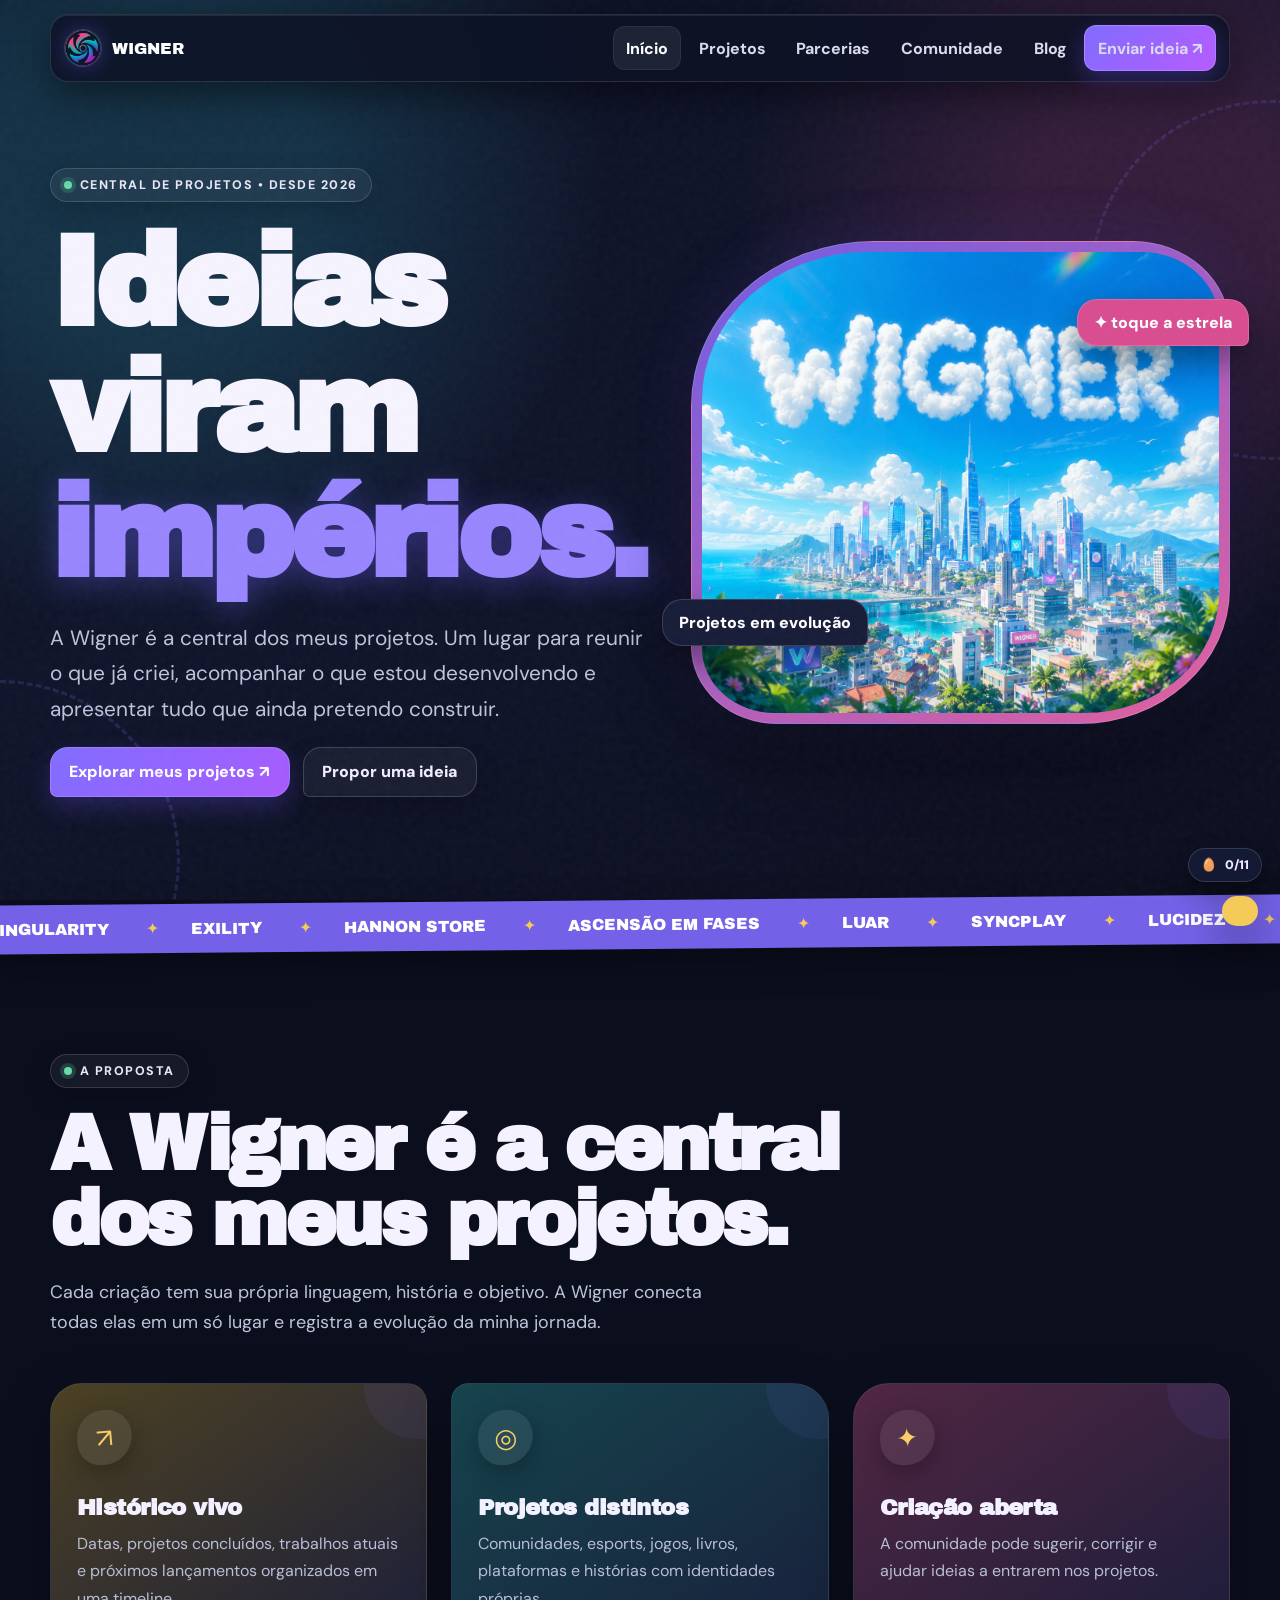
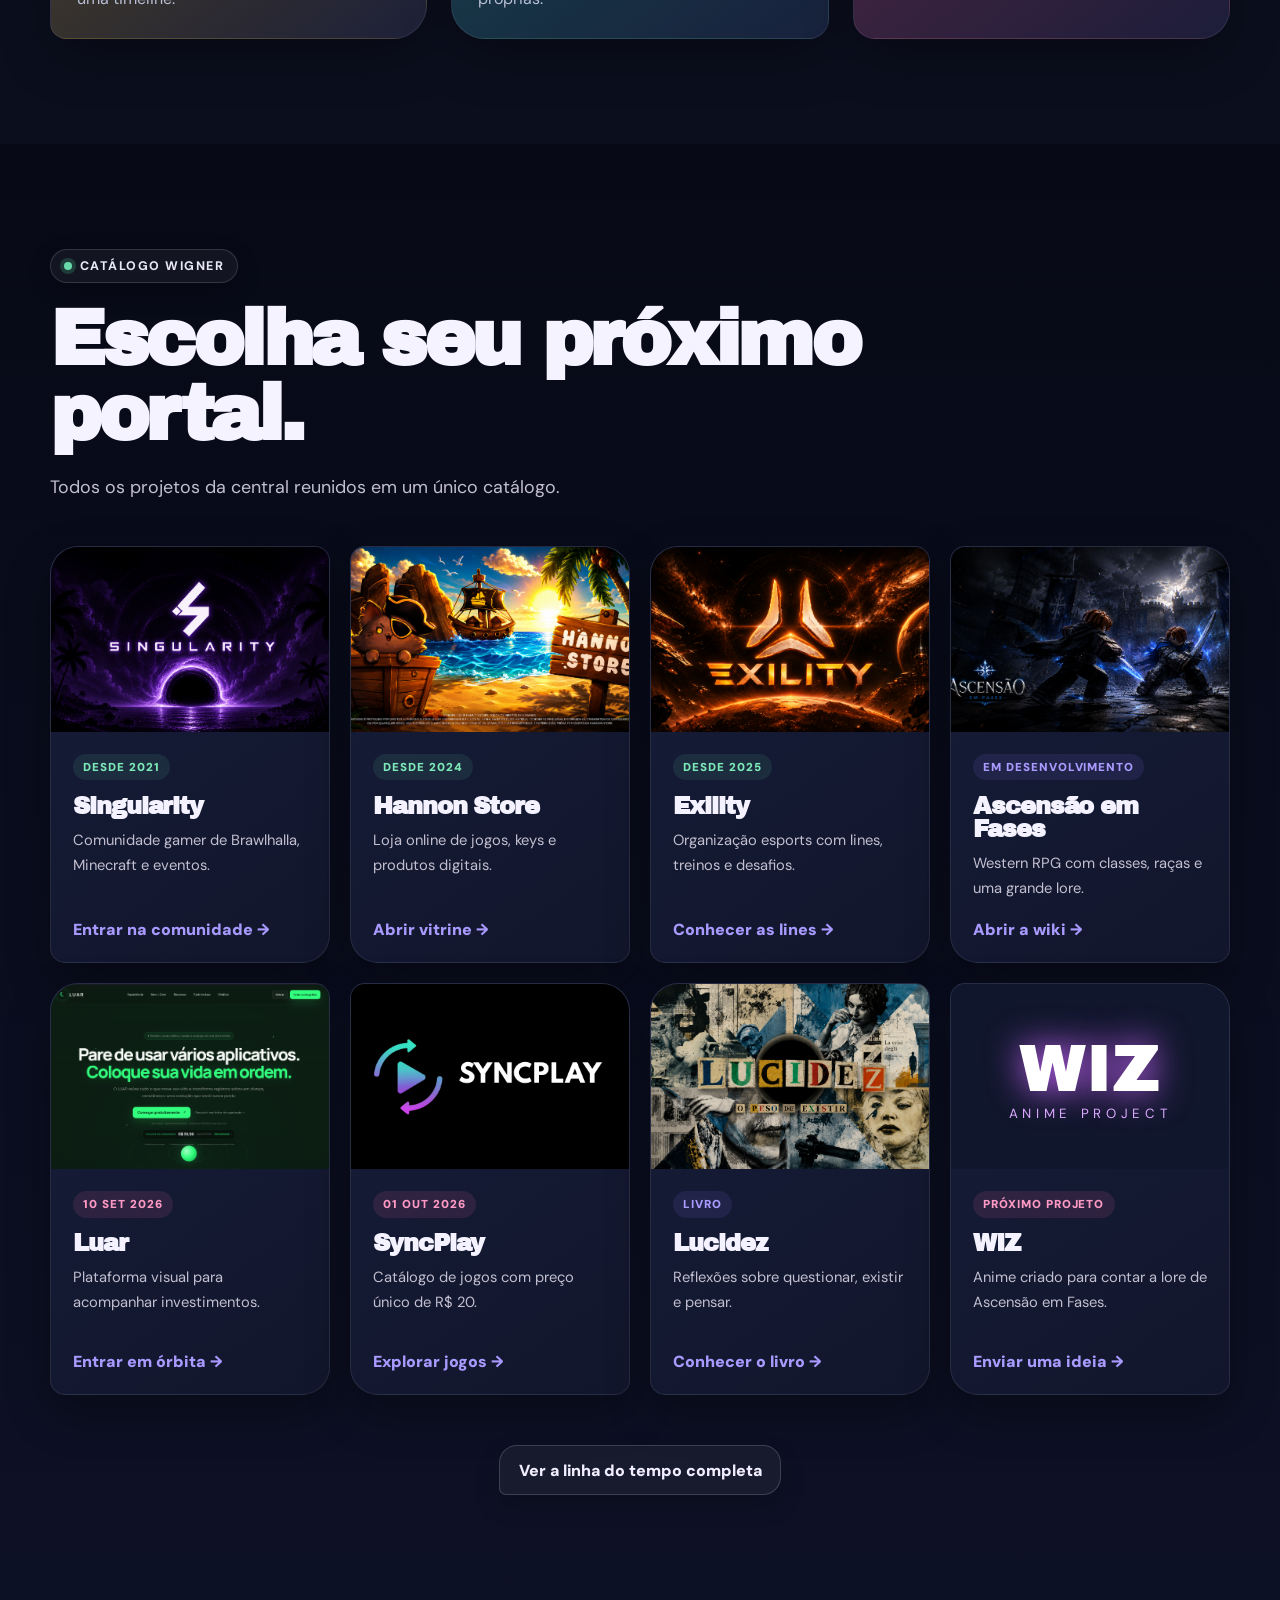
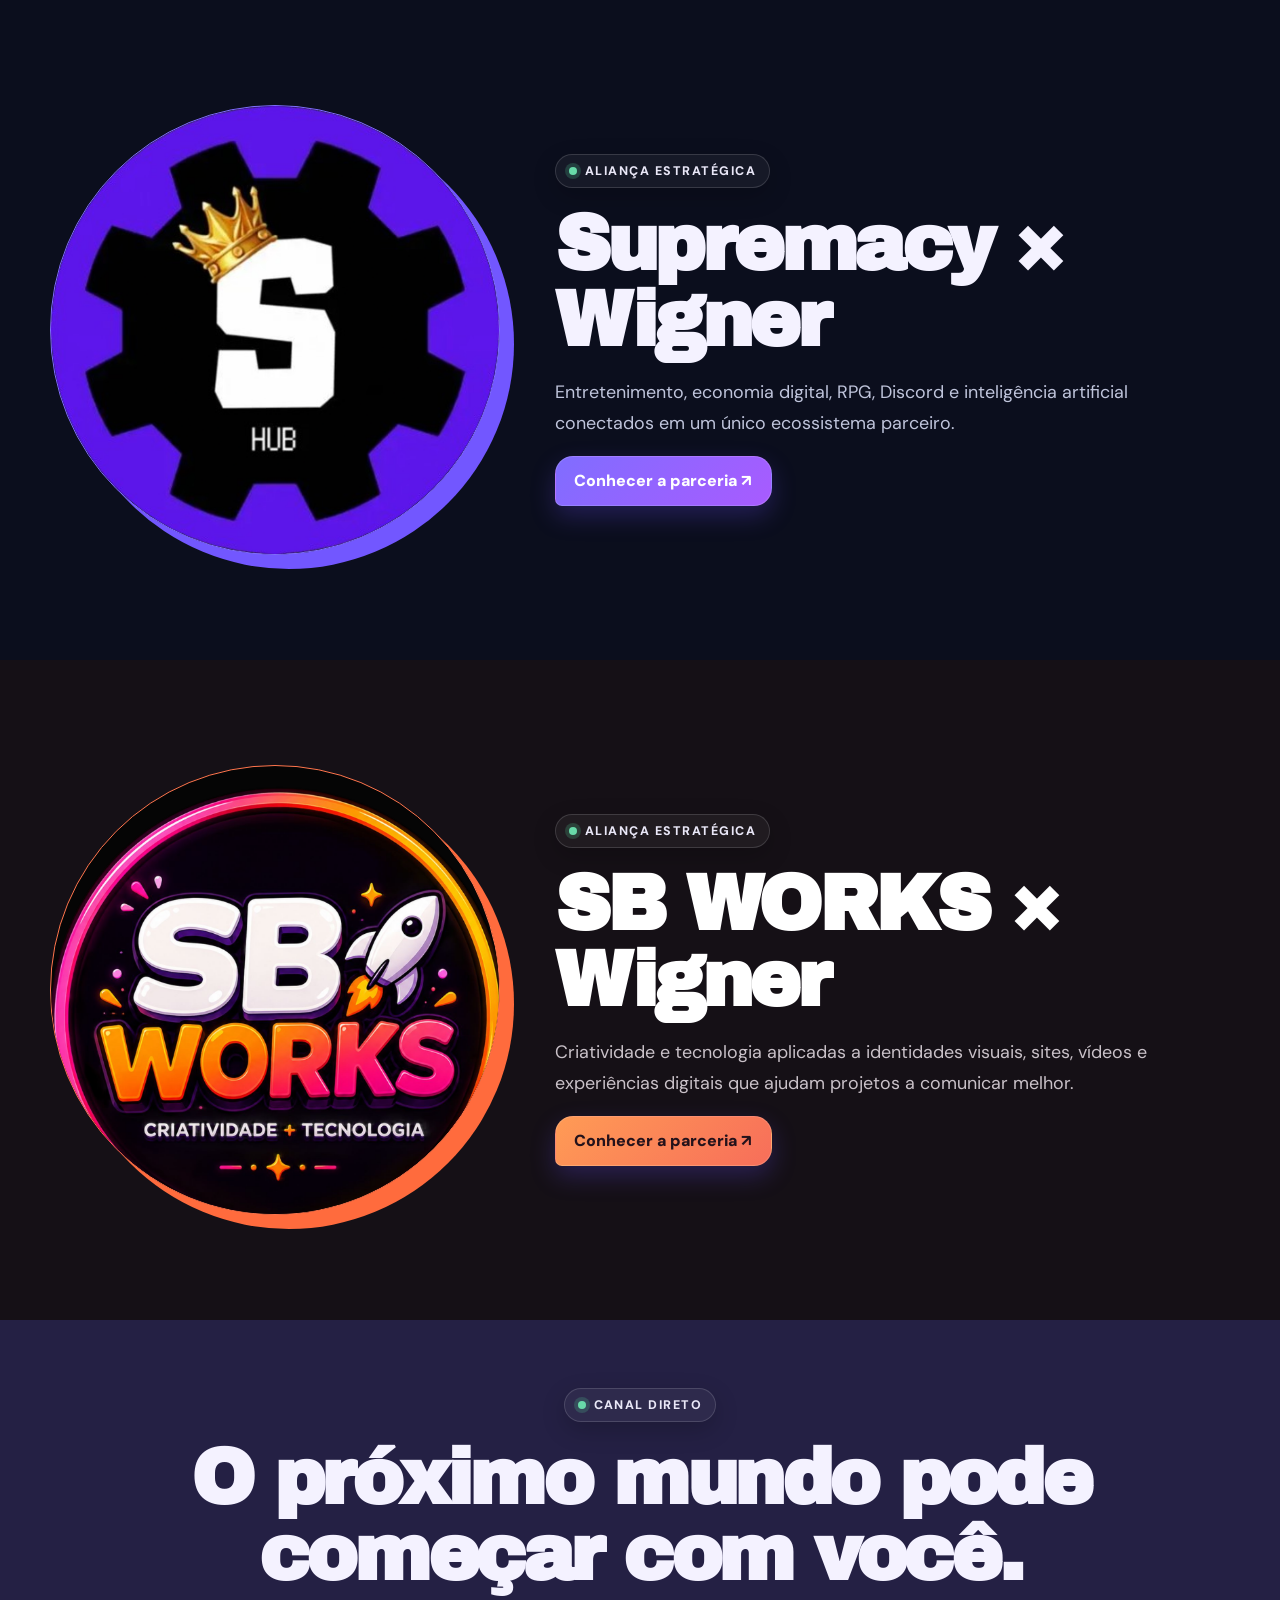
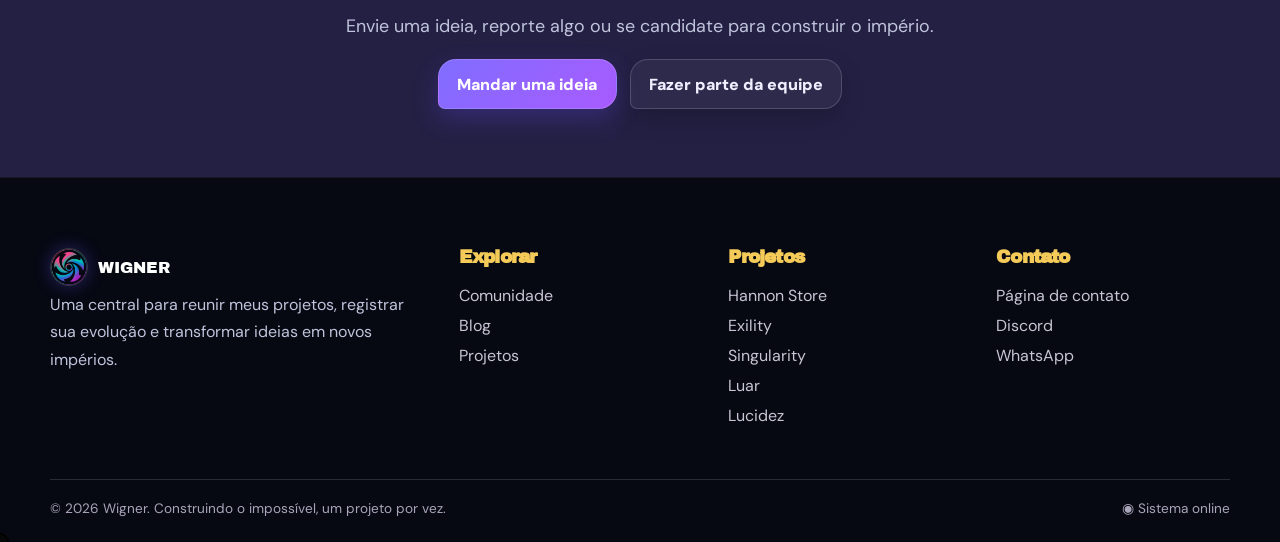
<file: index.html>
<!doctype html><html lang="pt-BR"><head><meta charset="utf-8"><meta name="viewport" content="width=device-width,initial-scale=1"><meta name="description" content="Wigner — um império criativo de tecnologia, jogos, histórias e negócios."><title>Wigner — O império das ideias</title><link rel="icon" href="assets/icon/wignerico.ico"><link rel="stylesheet" href="css/styles.css"></head>
<body data-root="." data-page="home"><a class="skip-link" href="#conteudo">Pular para o conteúdo</a><div data-header></div><main id="conteudo">
<section class="hero"><div class="orbit-doodle orbit-a"></div><div class="orbit-doodle orbit-b"></div><div class="container hero-grid"><div class="reveal"><span class="eyebrow">Central de projetos • desde 2026</span><h1 data-egg="title">Ideias viram <span>impérios.</span></h1><p class="hero-copy">A Wigner é a central dos meus projetos. Um lugar para reunir o que já criei, acompanhar o que estou desenvolvendo e apresentar tudo que ainda pretendo construir.</p><div class="hero-actions"><a class="button" href="pages/projetos.html">Explorar meus projetos ↗</a><button class="button secondary" data-open-ideas>Propor uma ideia</button></div></div><div class="hero-art tilt reveal"><img src="assets/img/wignerbanner.png" alt="Cidade colorida e futurista da central Wigner"><span class="float-chip chip-a">Projetos em evolução</span><span class="float-chip chip-b" data-egg="star">✦ toque a estrela</span></div></div></section>
<div class="marquee" aria-hidden="true"><div class="marquee-track"><span>Singularity</span><span>Exility</span><span>Hannon Store</span><span>Ascensão em Fases</span><span>Luar</span><span>SyncPlay</span><span>Lucidez</span><span>WIZ</span><span>Singularity</span><span>Exility</span><span>Hannon Store</span><span>Ascensão em Fases</span><span>Luar</span><span>SyncPlay</span><span>Lucidez</span><span>WIZ</span></div></div>
<section class="section"><div class="container"><span class="eyebrow">A proposta</span><h2 class="section-title reveal">A Wigner é a central dos meus projetos.</h2><p class="section-lead reveal">Cada criação tem sua própria linguagem, história e objetivo. A Wigner conecta todas elas em um só lugar e registra a evolução da minha jornada.</p><div class="grid three" style="margin-top:45px"><article class="card yellow tilt reveal"><div class="icon">↗</div><h3>Histórico vivo</h3><p>Datas, projetos concluídos, trabalhos atuais e próximos lançamentos organizados em uma timeline.</p></article><article class="card cyan tilt reveal"><div class="icon">◎</div><h3>Projetos distintos</h3><p>Comunidades, esports, jogos, livros, plataformas e histórias com identidades próprias.</p></article><article class="card pink tilt reveal"><div class="icon">✦</div><h3>Criação aberta</h3><p>A comunidade pode sugerir, corrigir e ajudar ideias a entrarem nos projetos.</p></article></div></div></section>
<section class="section dark-section" id="portais"><div class="container"><span class="eyebrow">Catálogo Wigner</span><h2 class="section-title reveal">Escolha seu próximo portal.</h2><p class="section-lead reveal">Todos os projetos da central reunidos em um único catálogo.</p><div class="portal-catalog">
<a class="portal-card reveal" href="pages/singularity.html"><div class="portal-cover"><img src="assets/img/singularitybannerreal.png" alt="Singularity diante de um buraco negro violeta"></div><div class="portal-content"><span class="status done">Desde 2021</span><h3>Singularity</h3><p>Comunidade gamer de Brawlhalla, Minecraft e eventos.</p><span class="portal-link">Entrar na comunidade →</span></div></a>
<a class="portal-card reveal" href="pages/hannonstore.html"><div class="portal-cover"><img src="assets/img/Hannonstorebanner.png" alt="Hannon Store"></div><div class="portal-content"><span class="status done">Desde 2024</span><h3>Hannon Store</h3><p>Loja online de jogos, keys e produtos digitais.</p><span class="portal-link">Abrir vitrine →</span></div></a>
<a class="portal-card reveal" href="pages/exility.html"><div class="portal-cover"><img src="assets/img/exilitybannerreal.png" alt="Exility em uma galáxia alaranjada"></div><div class="portal-content"><span class="status done">Desde 2025</span><h3>Exility</h3><p>Organização esports com lines, treinos e desafios.</p><span class="portal-link">Conhecer as lines →</span></div></a>
<a class="portal-card reveal" href="pages/ascensao.html"><div class="portal-cover"><img src="assets/img/ascensaobannerreal.png" alt="Duelo diante do castelo de Ascensão em Fases"></div><div class="portal-content"><span class="status active">Em desenvolvimento</span><h3>Ascensão em Fases</h3><p>Western RPG com classes, raças e uma grande lore.</p><span class="portal-link">Abrir a wiki →</span></div></a>
<a class="portal-card reveal" href="pages/luar.html"><div class="portal-cover"><img src="assets/img/luarbannerreal.png" alt="Tela inicial da plataforma Luar"></div><div class="portal-content"><span class="status next">10 SET 2026</span><h3>Luar</h3><p>Plataforma visual para acompanhar investimentos.</p><span class="portal-link">Entrar em órbita →</span></div></a>
<a class="portal-card reveal" href="pages/syncplay.html"><div class="portal-cover"><img src="assets/img/syncplaybannerprincipal.png" alt="Plataforma SyncPlay"></div><div class="portal-content"><span class="status next">01 OUT 2026</span><h3>SyncPlay</h3><p>Catálogo de jogos com preço único de R$ 20.</p><span class="portal-link">Explorar jogos →</span></div></a>
<a class="portal-card reveal" href="pages/lucidez.html"><div class="portal-cover"><img src="assets/img/lucidezbannerreal.png" alt="Colagem artística do livro Lucidez"></div><div class="portal-content"><span class="status active">Livro</span><h3>Lucidez</h3><p>Reflexões sobre questionar, existir e pensar.</p><span class="portal-link">Conhecer o livro →</span></div></a>
<article class="portal-card reveal"><div class="portal-cover wiz-visual"><span>WIZ</span><small>ANIME PROJECT</small></div><div class="portal-content"><span class="status next">Próximo projeto</span><h3>WIZ</h3><p>Anime criado para contar a lore de Ascensão em Fases.</p><button class="text-action" data-open-ideas data-idea-project="Ascensão">Enviar uma ideia →</button></div></article>
</div><div class="center" style="margin-top:50px"><a class="button secondary" href="pages/projetos.html#linha-do-tempo">Ver a linha do tempo completa</a></div></div></section>
<section class="section"><div class="container partner-feature"><div class="partner-logo alliance-home-logo supremacy-home-logo tilt reveal"><img src="assets/img/supremacylogo.png" alt="Supremacy"></div><div class="reveal"><span class="eyebrow">Aliança estratégica</span><h2 class="section-title">Supremacy × Wigner</h2><p class="section-lead">Entretenimento, economia digital, RPG, Discord e inteligência artificial conectados em um único ecossistema parceiro.</p><a class="button" href="pages/parcerias.html">Conhecer a parceria ↗</a></div></div></section>
<section class="section home-sbworks"><div class="container partner-feature"><div class="partner-logo alliance-home-logo sbworks-home-logo tilt reveal"><img src="assets/img/logosbworks.png" alt="Logo SB WORKS"></div><div class="reveal"><span class="eyebrow">Aliança estratégica</span><h2 class="section-title">SB WORKS × Wigner</h2><p class="section-lead">Criatividade e tecnologia aplicadas a identidades visuais, sites, vídeos e experiências digitais que ajudam projetos a comunicar melhor.</p><a class="button orange" href="pages/parcerias.html#sbworks">Conhecer a parceria ↗</a></div></div></section>
<section class="section compact" style="background:#242044"><div class="container center"><span class="eyebrow">Canal direto</span><h2 class="section-title center">O próximo mundo pode começar com você.</h2><p class="section-lead center">Envie uma ideia, reporte algo ou se candidate para construir o império.</p><div class="button-row" style="justify-content:center"><button class="button" data-open-ideas>Mandar uma ideia</button><a class="button secondary" href="pages/blog.html#equipe">Fazer parte da equipe</a></div></div></section>
</main><div data-footer></div><script src="js/site.js"></script></body></html>
</file>
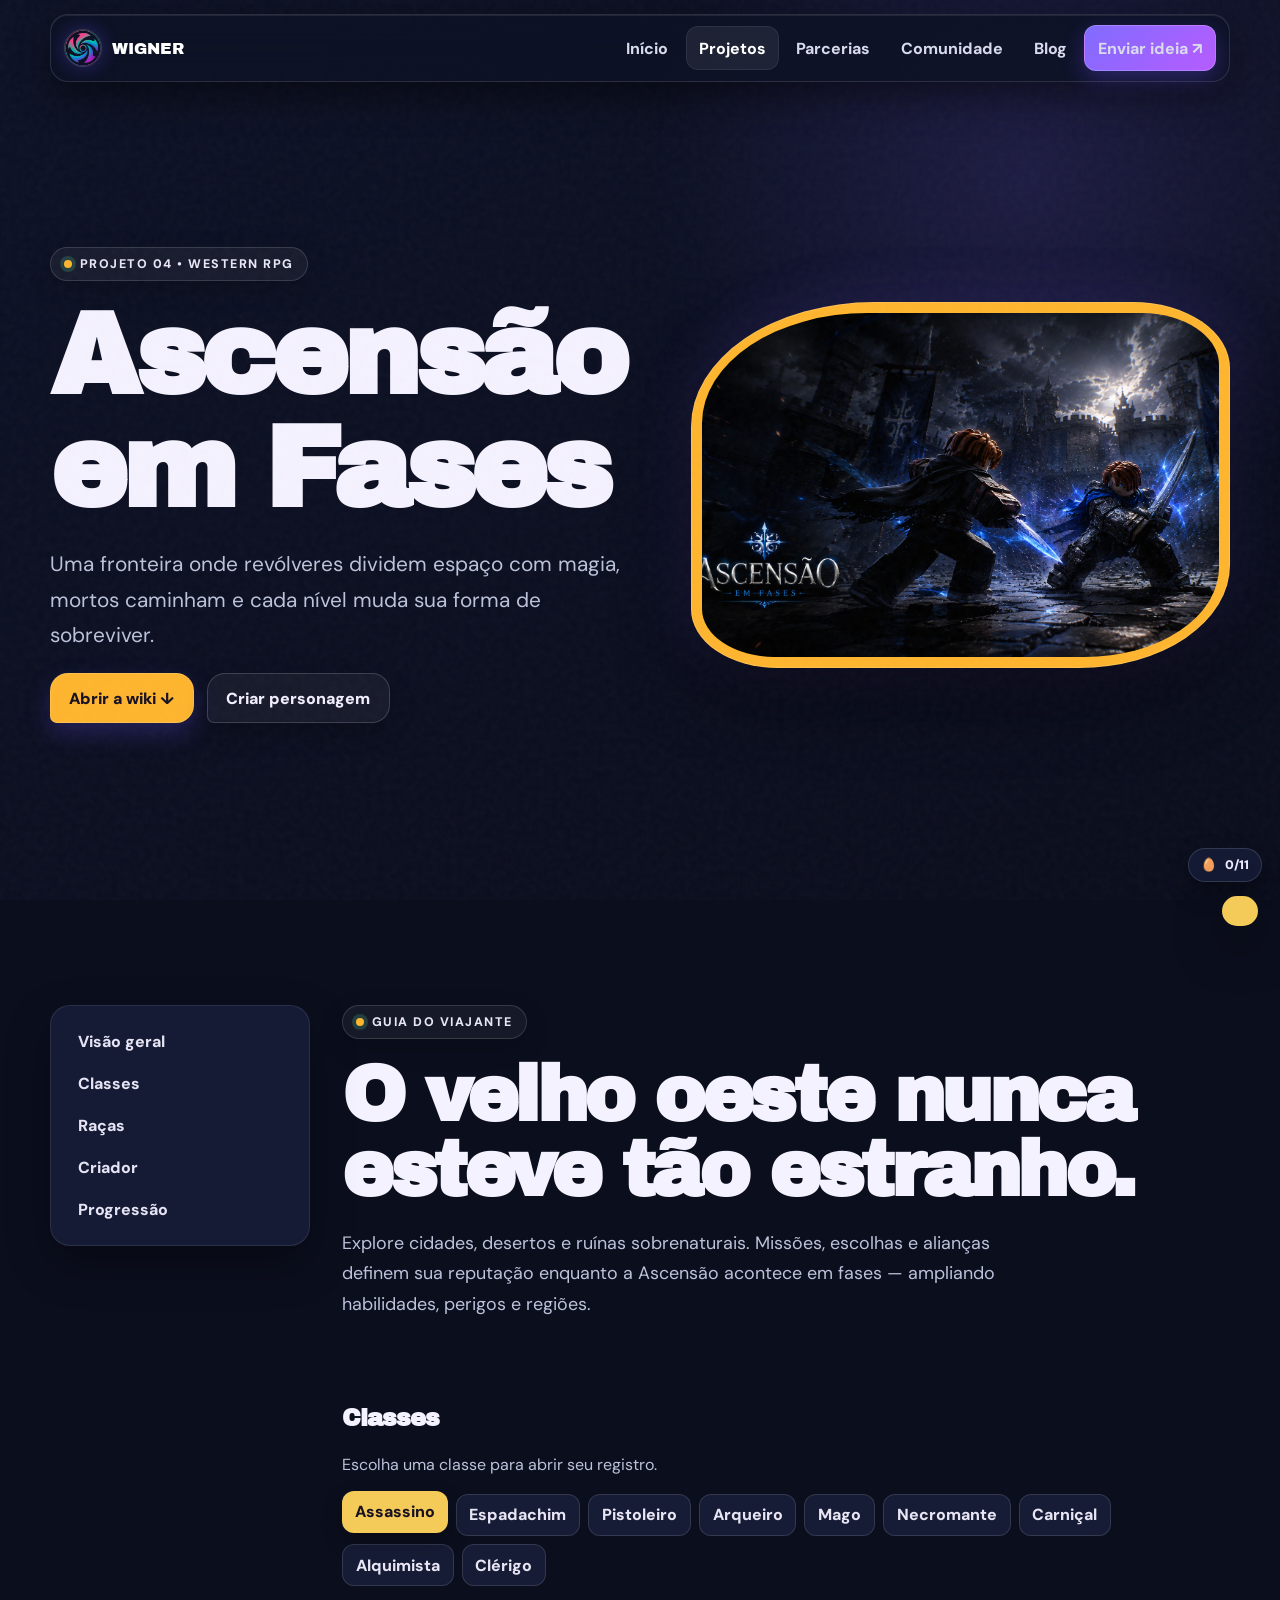
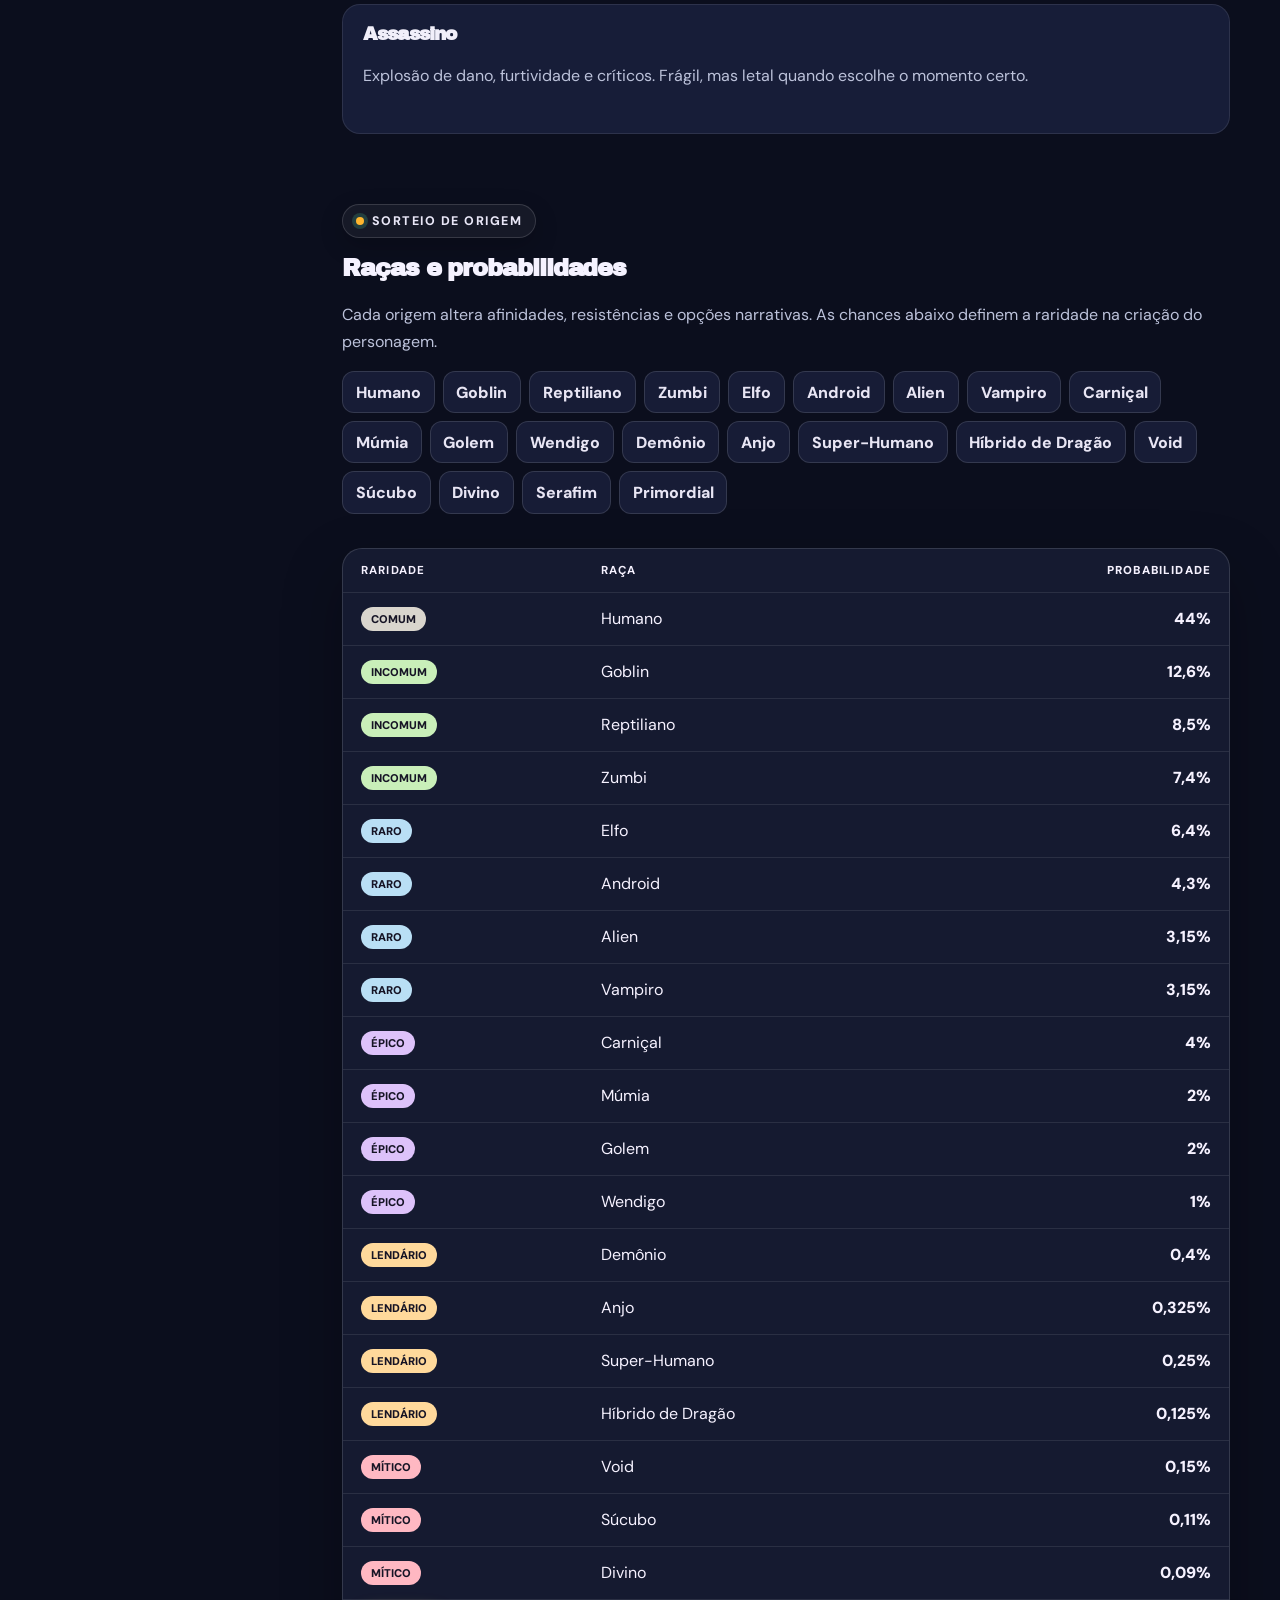
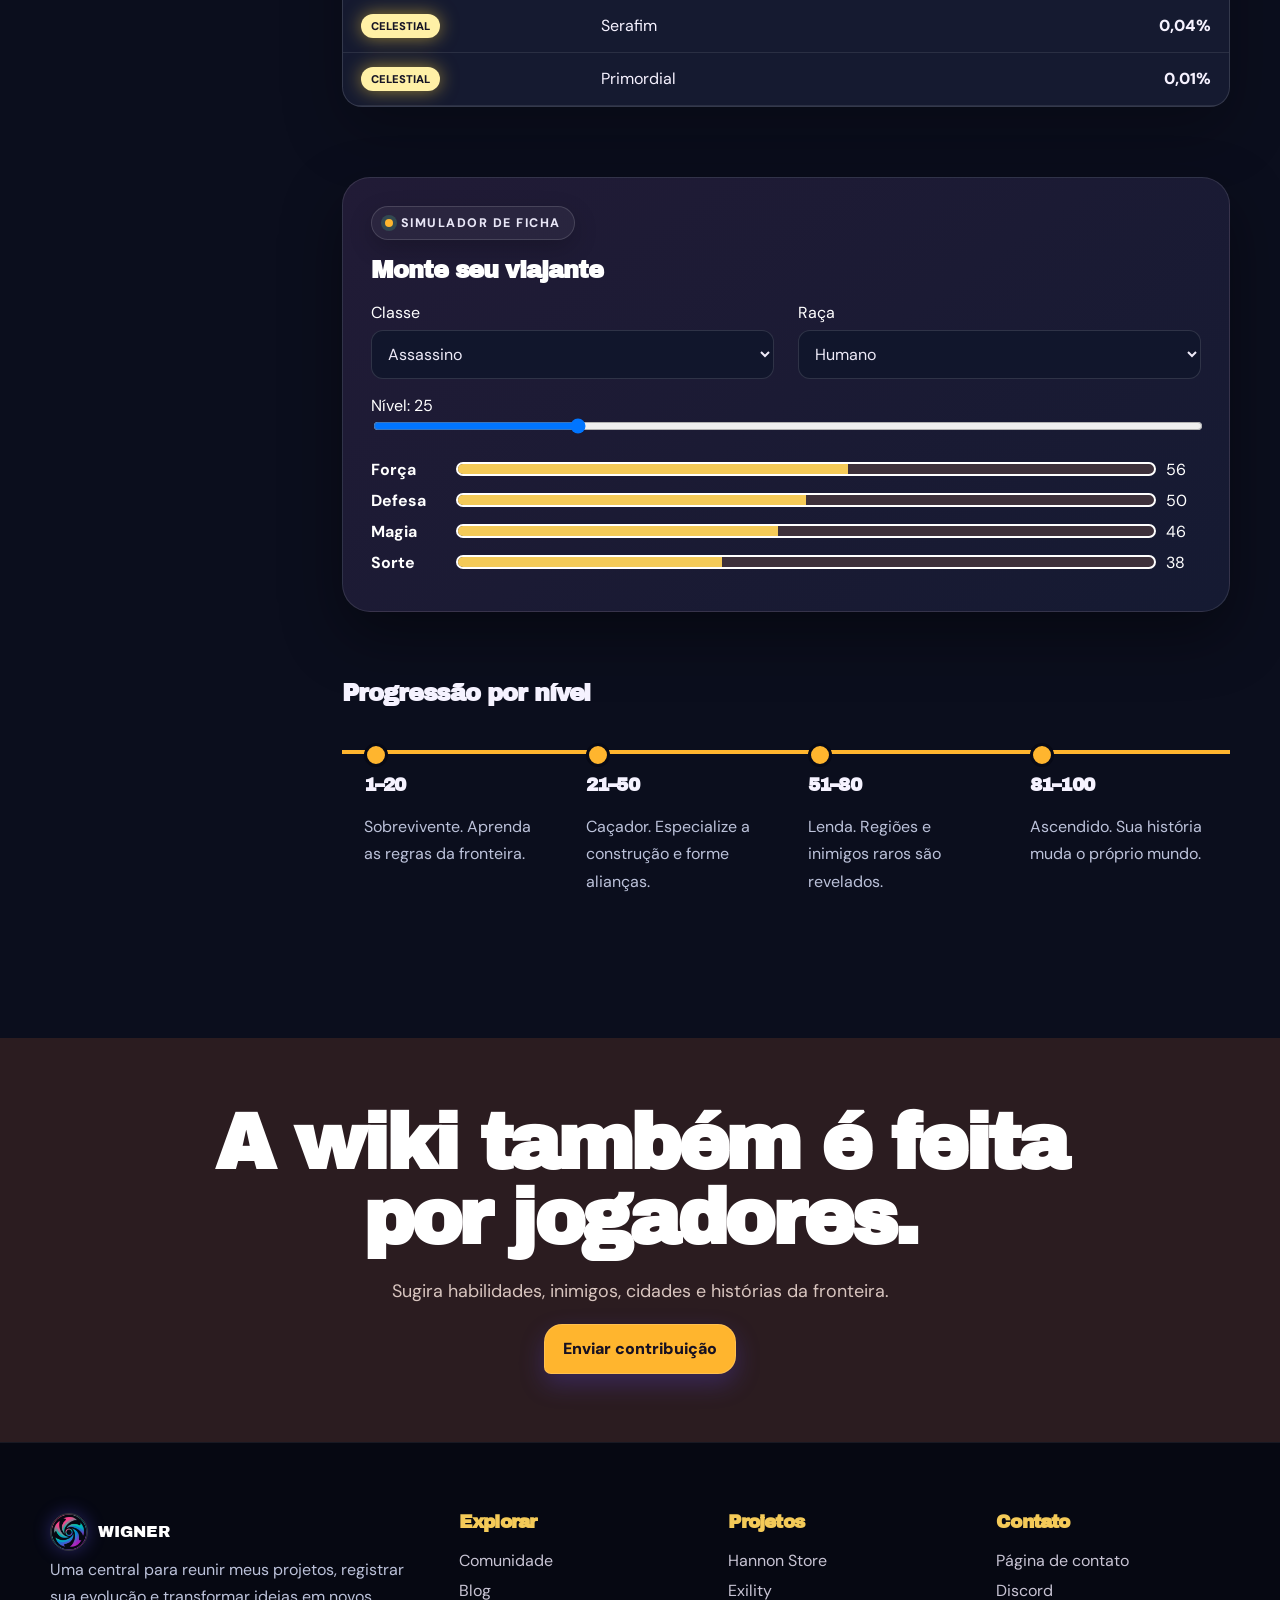
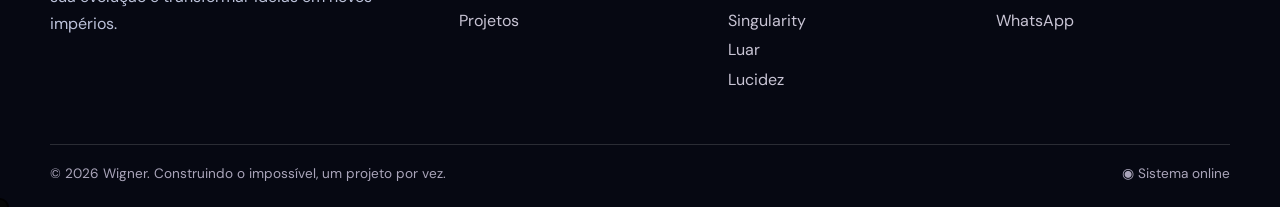
<file: pages/ascensao.html>
<!doctype html><html lang="pt-BR"><head><meta charset="utf-8"><meta name="viewport" content="width=device-width,initial-scale=1"><meta name="description" content="Ascensão em Fases — Western RPG com classes, raças, níveis e atributos."><title>Ascensão em Fases — Wiki Wigner</title><link rel="icon" href="../assets/icon/wignerico.ico"><link rel="stylesheet" href="../css/styles.css"></head><body class="theme-western themed" data-root=".." data-page="projetos"><div data-header></div><main>
<section class="page-hero"><div class="container hero-grid"><div class="reveal"><span class="eyebrow">Projeto 04 • Western RPG</span><h1 data-egg="title">Ascensão<br>em Fases</h1><p class="hero-copy">Uma fronteira onde revólveres dividem espaço com magia, mortos caminham e cada nível muda sua forma de sobreviver.</p><div class="button-row"><a class="button" href="#wiki">Abrir a wiki ↓</a><a class="button secondary" href="#builder">Criar personagem</a></div></div><div class="hero-art tilt reveal" style="background:#ffb52e"><img src="../assets/img/ascensaobannerreal.png" alt="Duelo diante do castelo de Ascensão em Fases"></div></div></section>
<section class="section" id="wiki"><div class="container wiki-layout"><aside class="wiki-nav"><a href="#visao">Visão geral</a><a href="#classes">Classes</a><a href="#racas">Raças</a><a href="#builder">Criador</a><a href="#progressao">Progressão</a></aside><div>
<section id="visao"><span class="eyebrow">Guia do viajante</span><h2 class="section-title">O velho oeste nunca esteve tão estranho.</h2><p class="section-lead">Explore cidades, desertos e ruínas sobrenaturais. Missões, escolhas e alianças definem sua reputação enquanto a Ascensão acontece em fases — ampliando habilidades, perigos e regiões.</p></section>
<section id="classes" style="padding-top:70px"><h2>Classes</h2><p>Escolha uma classe para abrir seu registro.</p><div class="wiki-list"><button class="wiki-pill active" data-wiki>Assassino</button><button class="wiki-pill" data-wiki>Espadachim</button><button class="wiki-pill" data-wiki>Pistoleiro</button><button class="wiki-pill" data-wiki>Arqueiro</button><button class="wiki-pill" data-wiki>Mago</button><button class="wiki-pill" data-wiki>Necromante</button><button class="wiki-pill" data-wiki>Carniçal</button><button class="wiki-pill" data-wiki>Alquimista</button><button class="wiki-pill" data-wiki>Clérigo</button></div><div class="info-panel" id="wikiInfo"><h3>Assassino</h3><p>Explosão de dano, furtividade e críticos. Frágil, mas letal quando escolhe o momento certo.</p></div></section>
<section id="racas" style="padding-top:70px"><span class="eyebrow">Sorteio de origem</span><h2>Raças e probabilidades</h2><p>Cada origem altera afinidades, resistências e opções narrativas. As chances abaixo definem a raridade na criação do personagem.</p><div class="wiki-list"><button class="wiki-pill" data-wiki>Humano</button><button class="wiki-pill" data-wiki>Goblin</button><button class="wiki-pill" data-wiki>Reptiliano</button><button class="wiki-pill" data-wiki>Zumbi</button><button class="wiki-pill" data-wiki>Elfo</button><button class="wiki-pill" data-wiki>Android</button><button class="wiki-pill" data-wiki>Alien</button><button class="wiki-pill" data-wiki>Vampiro</button><button class="wiki-pill" data-wiki>Carniçal</button><button class="wiki-pill" data-wiki>Múmia</button><button class="wiki-pill" data-wiki>Golem</button><button class="wiki-pill" data-wiki>Wendigo</button><button class="wiki-pill" data-wiki>Demônio</button><button class="wiki-pill" data-wiki>Anjo</button><button class="wiki-pill" data-wiki>Super-Humano</button><button class="wiki-pill" data-wiki>Híbrido de Dragão</button><button class="wiki-pill" data-wiki>Void</button><button class="wiki-pill" data-wiki>Súcubo</button><button class="wiki-pill" data-wiki>Divino</button><button class="wiki-pill" data-wiki>Serafim</button><button class="wiki-pill" data-wiki>Primordial</button></div><div class="race-table-wrap"><table class="race-probability-table"><thead><tr><th>Raridade</th><th>Raça</th><th>Probabilidade</th></tr></thead><tbody><tr><td><span class="rarity common">Comum</span></td><td>Humano</td><td>44%</td></tr><tr><td><span class="rarity uncommon">Incomum</span></td><td>Goblin</td><td>12,6%</td></tr><tr><td><span class="rarity uncommon">Incomum</span></td><td>Reptiliano</td><td>8,5%</td></tr><tr><td><span class="rarity uncommon">Incomum</span></td><td>Zumbi</td><td>7,4%</td></tr><tr><td><span class="rarity rare">Raro</span></td><td>Elfo</td><td>6,4%</td></tr><tr><td><span class="rarity rare">Raro</span></td><td>Android</td><td>4,3%</td></tr><tr><td><span class="rarity rare">Raro</span></td><td>Alien</td><td>3,15%</td></tr><tr><td><span class="rarity rare">Raro</span></td><td>Vampiro</td><td>3,15%</td></tr><tr><td><span class="rarity epic">Épico</span></td><td>Carniçal</td><td>4%</td></tr><tr><td><span class="rarity epic">Épico</span></td><td>Múmia</td><td>2%</td></tr><tr><td><span class="rarity epic">Épico</span></td><td>Golem</td><td>2%</td></tr><tr><td><span class="rarity epic">Épico</span></td><td>Wendigo</td><td>1%</td></tr><tr><td><span class="rarity legendary">Lendário</span></td><td>Demônio</td><td>0,4%</td></tr><tr><td><span class="rarity legendary">Lendário</span></td><td>Anjo</td><td>0,325%</td></tr><tr><td><span class="rarity legendary">Lendário</span></td><td>Super-Humano</td><td>0,25%</td></tr><tr><td><span class="rarity legendary">Lendário</span></td><td>Híbrido de Dragão</td><td>0,125%</td></tr><tr><td><span class="rarity mythic">Mítico</span></td><td>Void</td><td>0,15%</td></tr><tr><td><span class="rarity mythic">Mítico</span></td><td>Súcubo</td><td>0,11%</td></tr><tr><td><span class="rarity mythic">Mítico</span></td><td>Divino</td><td>0,09%</td></tr><tr><td><span class="rarity celestial">Celestial</span></td><td>Serafim</td><td>0,04%</td></tr><tr><td><span class="rarity celestial">Celestial</span></td><td>Primordial</td><td>0,01%</td></tr></tbody></table></div></section>
<section id="builder" style="padding-top:70px"><div class="character-builder" id="characterBuilder"><span class="eyebrow">Simulador de ficha</span><h2>Monte seu viajante</h2><div class="grid two"><label>Classe<select id="classSelect"><option>Assassino</option><option>Espadachim</option><option>Pistoleiro</option><option>Arqueiro</option><option>Mago</option><option>Necromante</option><option>Carniçal</option><option>Alquimista</option><option>Clérigo</option></select></label><label>Raça<select id="raceSelect"><option>Humano</option><option>Anjo</option><option>Demônio</option><option>Android</option><option>Alien</option><option>Zumbi</option><option>Vampiro</option><option>Reptiliano</option><option>Void</option><option>Elfo</option><option>Golem</option><option>Goblin</option><option>Súcubo</option><option>Múmia</option><option>Wendigo</option><option>Híbrido de dragão</option><option>Celestial</option></select></label></div><label>Nível: <output id="levelOutput">25</output><input id="level" style="width:100%" type="range" min="1" max="100" value="25" oninput="levelOutput.value=value"></label><div style="margin-top:20px"><div class="stat"><b>Força</b><div class="stat-bar"><div class="stat-fill"></div></div><span class="stat-value"></span></div><div class="stat"><b>Defesa</b><div class="stat-bar"><div class="stat-fill"></div></div><span class="stat-value"></span></div><div class="stat"><b>Magia</b><div class="stat-bar"><div class="stat-fill"></div></div><span class="stat-value"></span></div><div class="stat"><b>Sorte</b><div class="stat-bar"><div class="stat-fill"></div></div><span class="stat-value"></span></div></div></div></section>
<section id="progressao" style="padding-top:70px"><h2>Progressão por nível</h2><div class="timeline"><article class="timeline-item"><h3>1–20</h3><p>Sobrevivente. Aprenda as regras da fronteira.</p></article><article class="timeline-item"><h3>21–50</h3><p>Caçador. Especialize a construção e forme alianças.</p></article><article class="timeline-item"><h3>51–80</h3><p>Lenda. Regiões e inimigos raros são revelados.</p></article><article class="timeline-item"><h3>81–100</h3><p>Ascendido. Sua história muda o próprio mundo.</p></article></div></section>
</div></div></section>
<section class="section compact" style="background:#2b1c20;color:white"><div class="container center"><h2 class="section-title center">A wiki também é feita por jogadores.</h2><p class="section-lead center" style="color:#d8c5bf">Sugira habilidades, inimigos, cidades e histórias da fronteira.</p><button class="button" data-open-ideas>Enviar contribuição</button></div></section>
</main><div data-footer></div><script src="../js/site.js"></script></body></html>
</file>
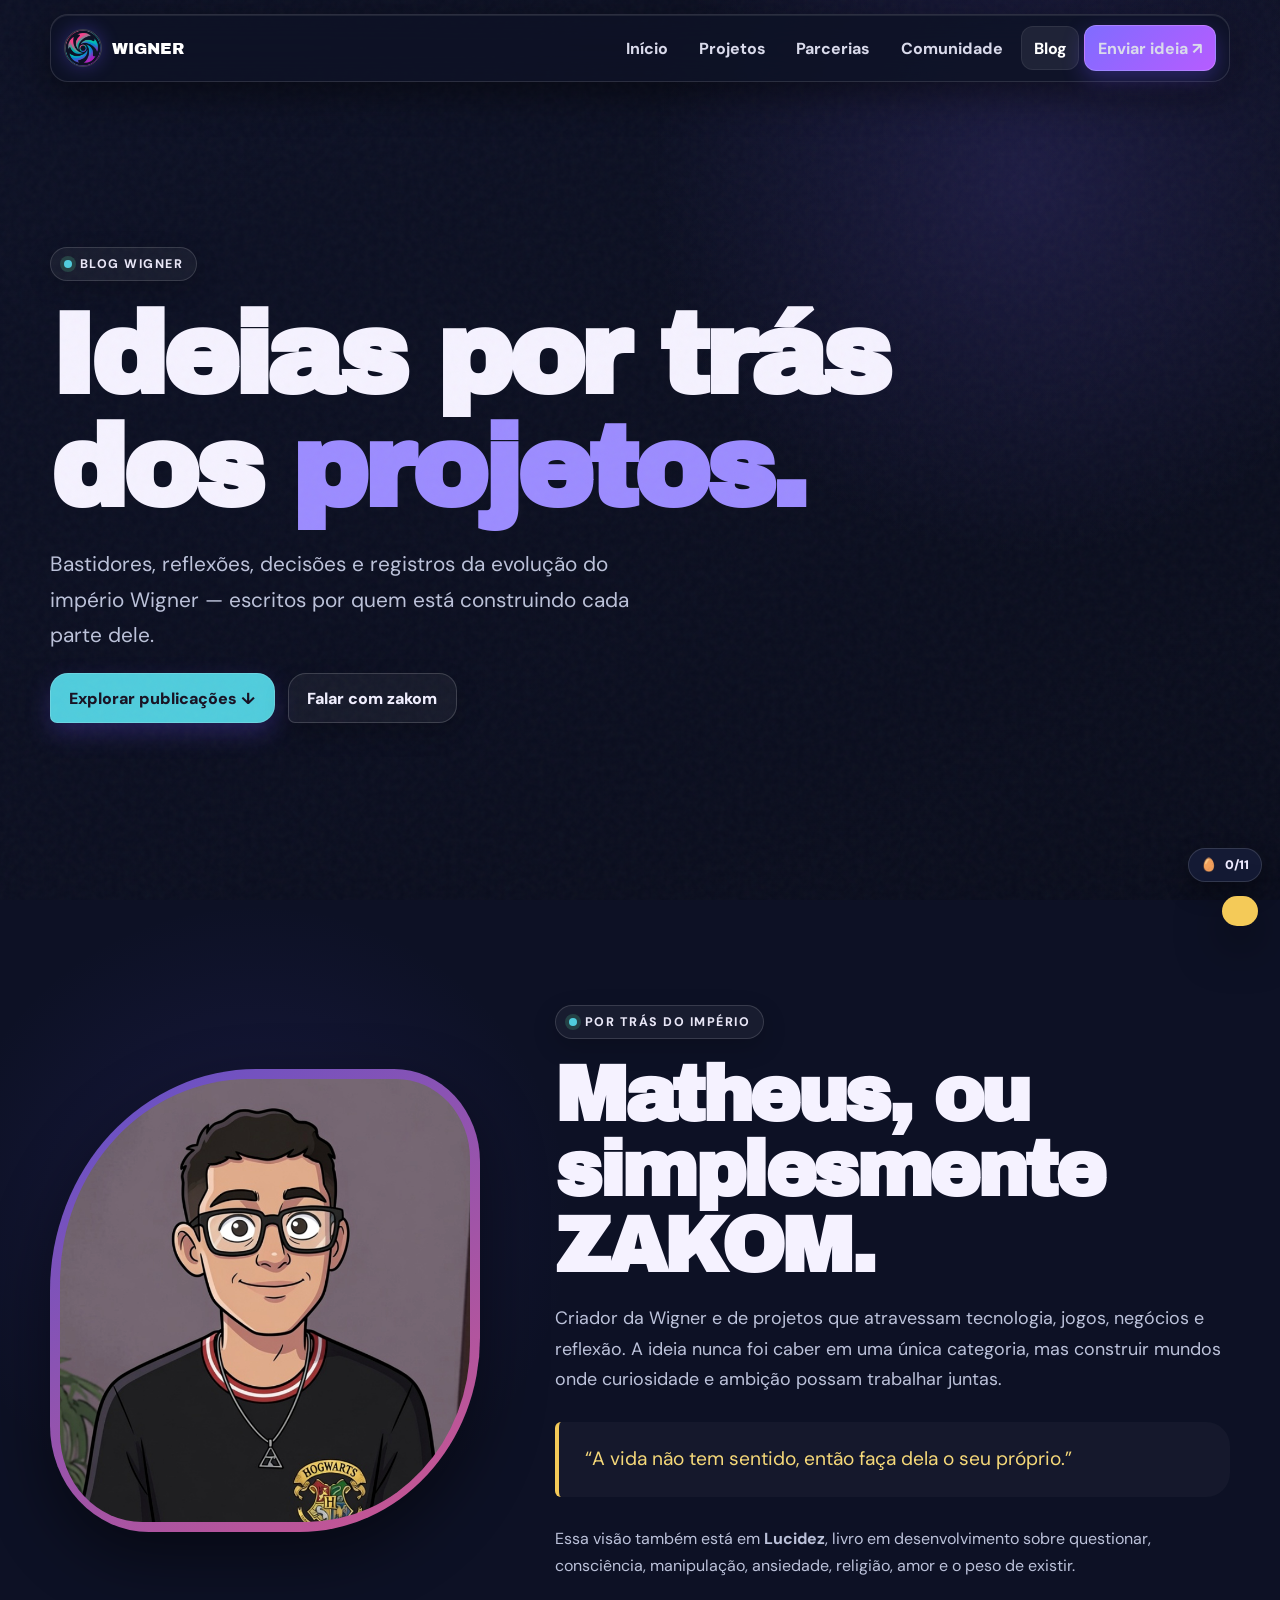
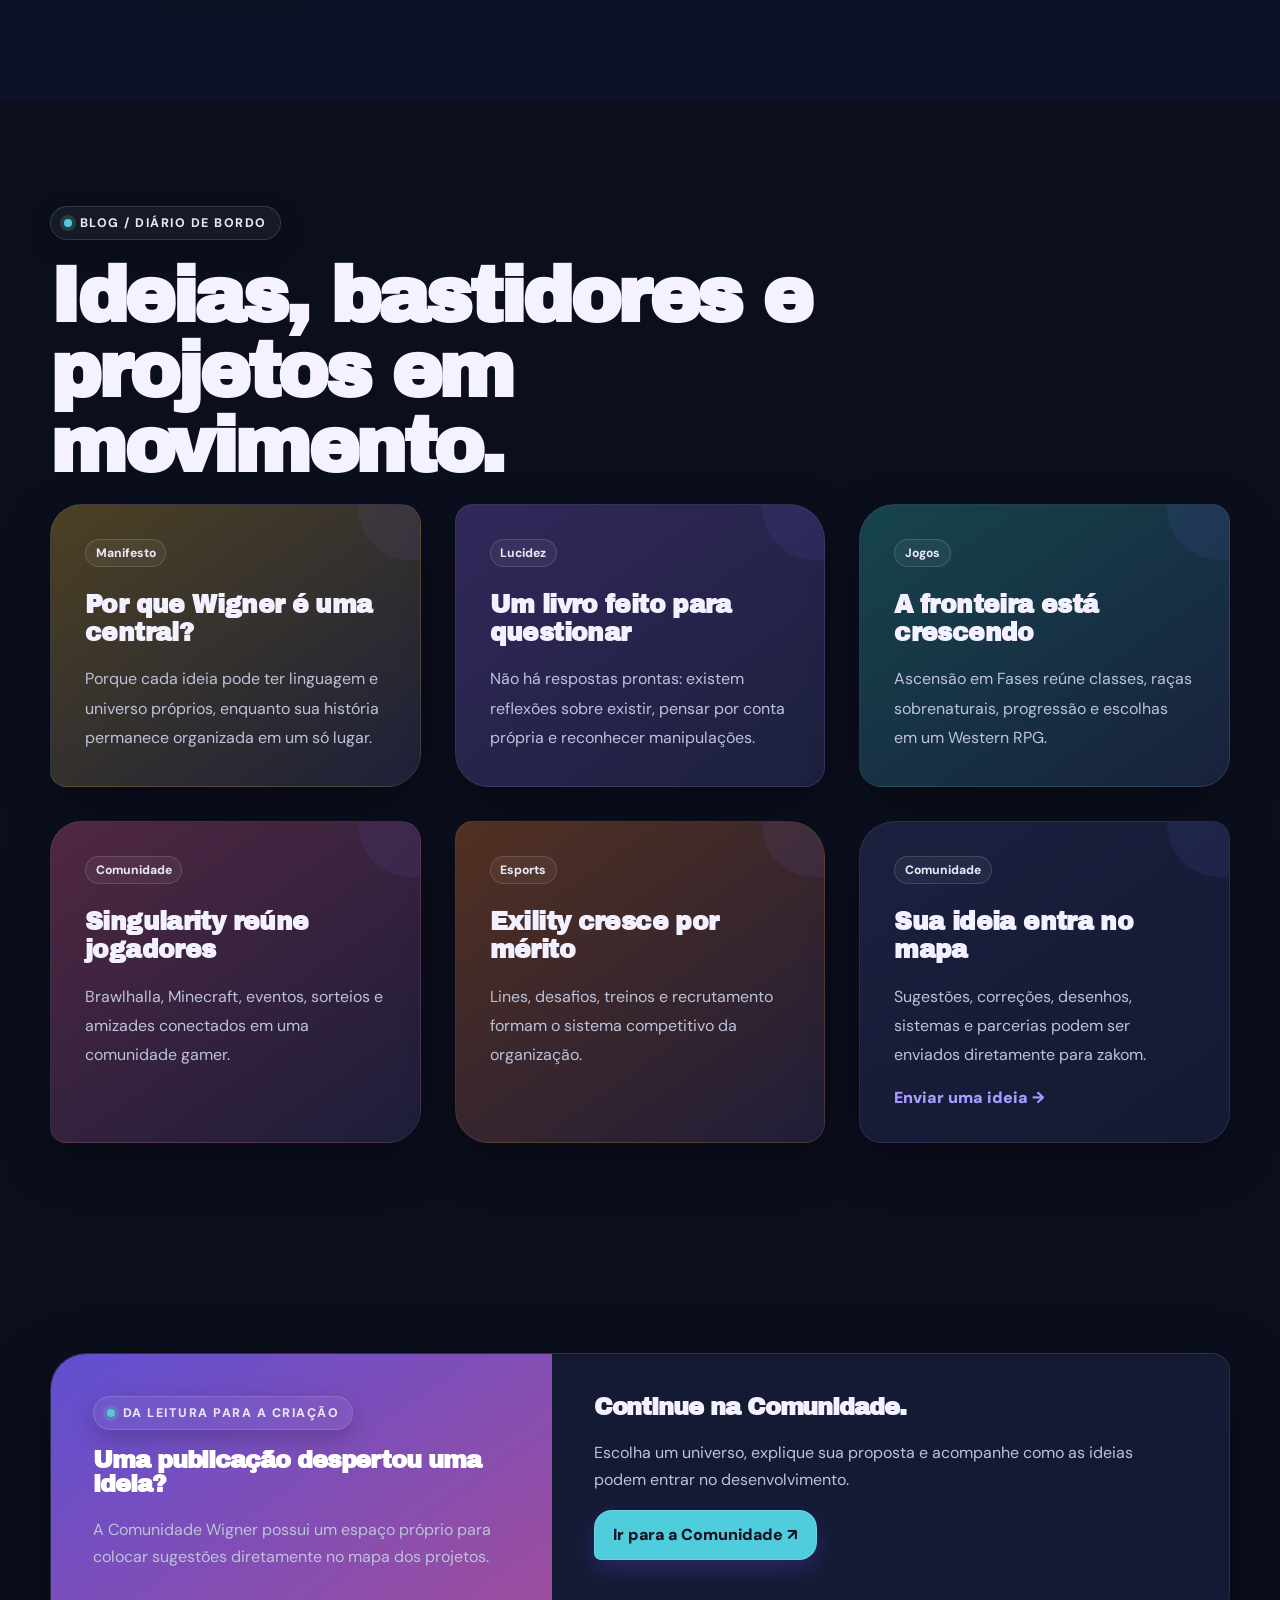
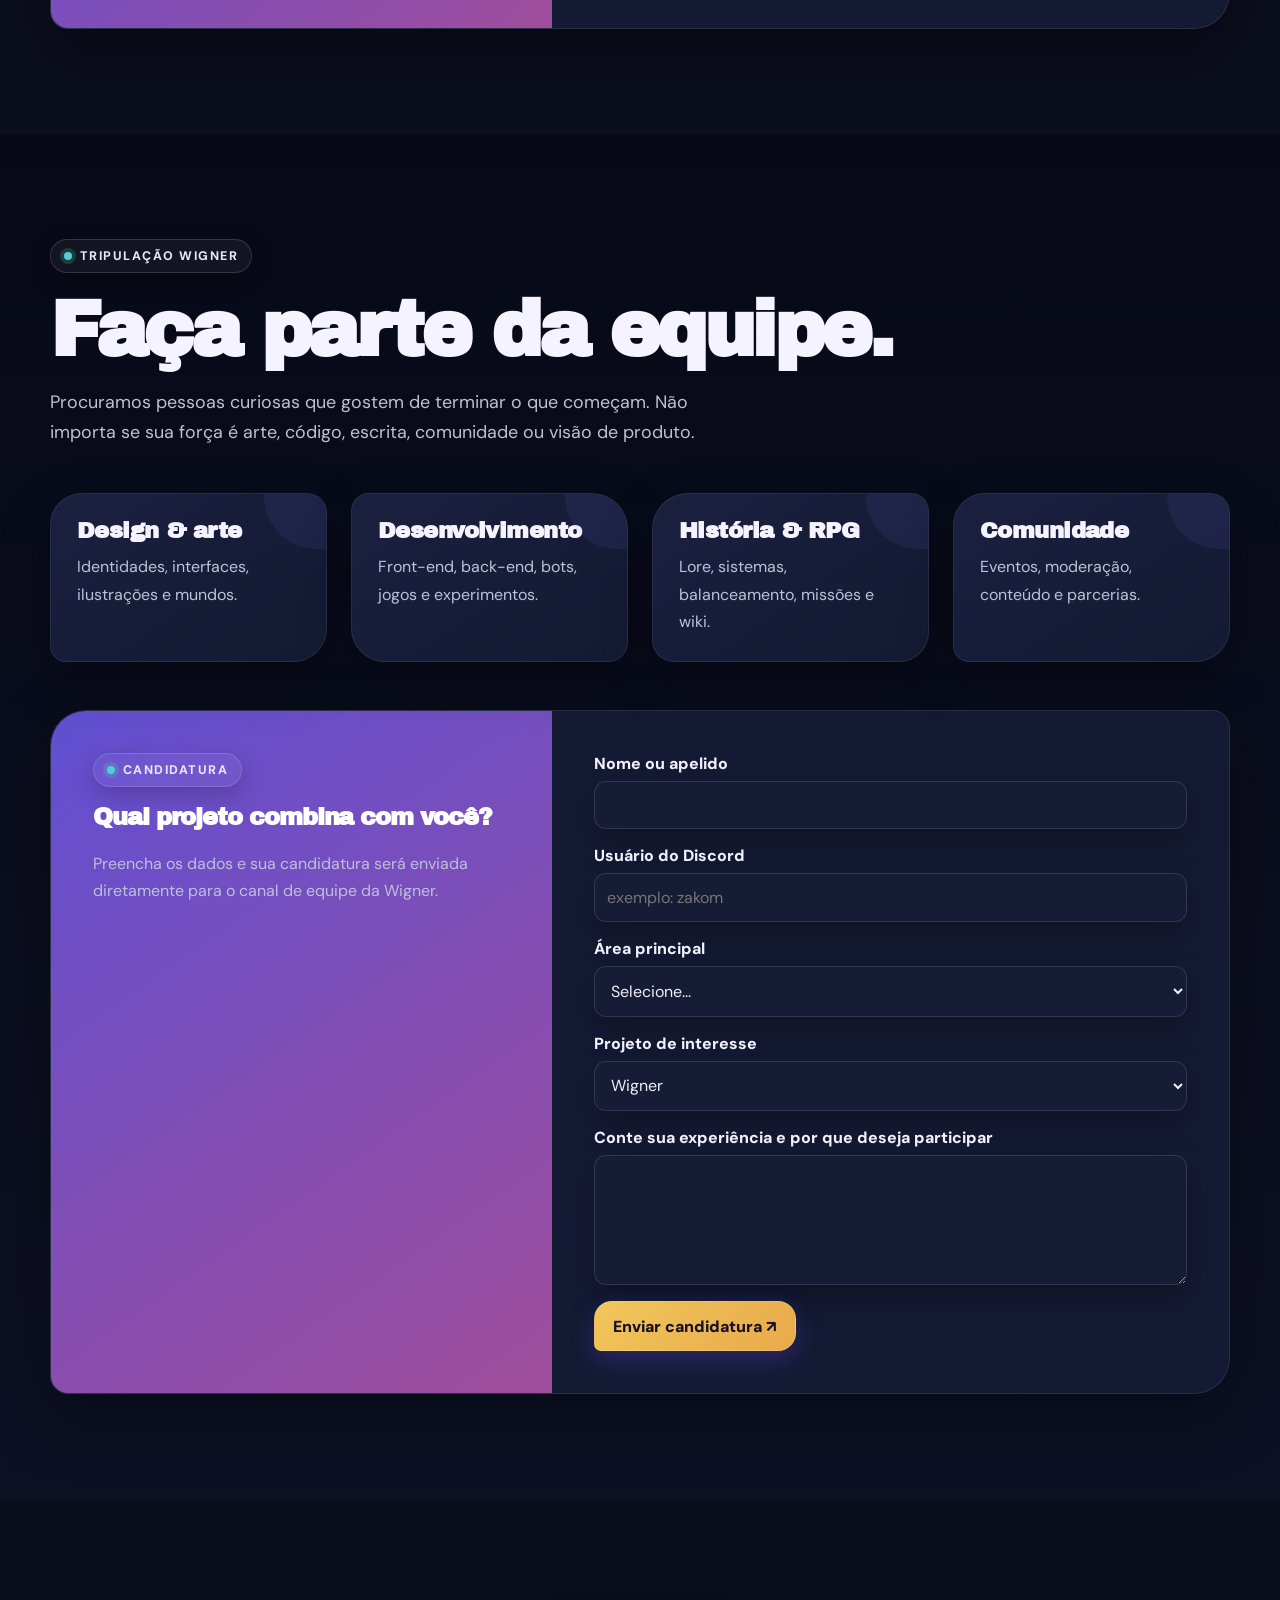
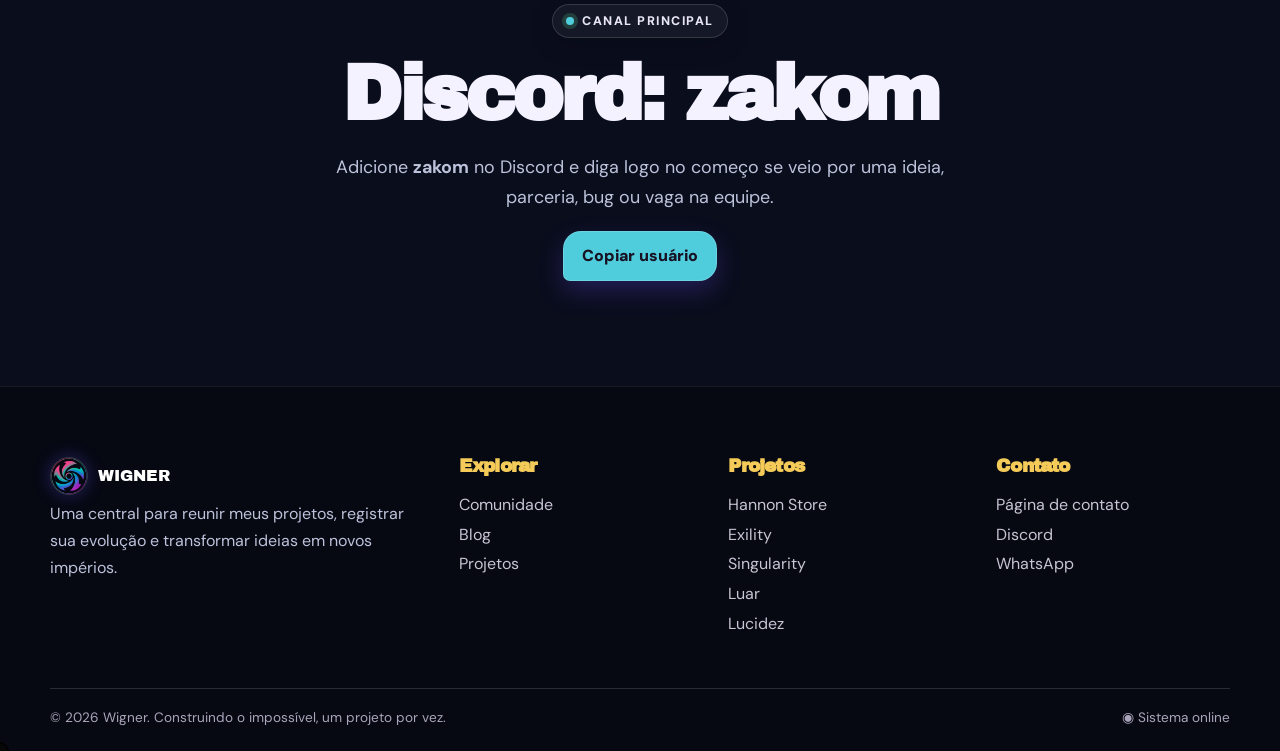
<file: pages/blog.html>
<!doctype html><html lang="pt-BR"><head><meta charset="utf-8"><meta name="viewport" content="width=device-width,initial-scale=1"><meta name="description" content="Blog Wigner — ideias, bastidores, reflexões e evolução dos projetos."><title>Blog — Wigner</title><link rel="icon" href="../assets/icon/wignerico.ico"><link rel="stylesheet" href="../css/styles.css"></head><body class="theme-blog themed" data-root=".." data-page="blog"><div data-header></div><main>
<section class="page-hero" id="blog"><div class="container"><span class="eyebrow">Blog Wigner</span><h1 data-egg="title">Ideias por trás<br>dos <span class="accent">projetos.</span></h1><p class="hero-copy">Bastidores, reflexões, decisões e registros da evolução do império Wigner — escritos por quem está construindo cada parte dele.</p><div class="button-row"><a class="button" href="#diario">Explorar publicações ↓</a><a class="button secondary" href="#contato">Falar com zakom</a></div></div></section>
<section class="section author-story"><div class="container partner-feature"><div class="author-photo reveal"><img src="../assets/img/matheus.jpg" alt="Matheus, conhecido como ZAKOM"></div><div class="reveal"><span class="eyebrow">Por trás do império</span><h2 class="section-title">Matheus, ou simplesmente ZAKOM.</h2><p class="section-lead">Criador da Wigner e de projetos que atravessam tecnologia, jogos, negócios e reflexão. A ideia nunca foi caber em uma única categoria, mas construir mundos onde curiosidade e ambição possam trabalhar juntas.</p><blockquote>“A vida não tem sentido, então faça dela o seu próprio.”</blockquote><p>Essa visão também está em <strong>Lucidez</strong>, livro em desenvolvimento sobre questionar, consciência, manipulação, ansiedade, religião, amor e o peso de existir.</p></div></div></section>
<section class="section" id="diario"><div class="container"><span class="eyebrow">Blog / Diário de bordo</span><h2 class="section-title">Ideias, bastidores e projetos em movimento.</h2><div class="grid three blog-post-grid"><article class="card yellow reveal"><span class="tag">Manifesto</span><h3>Por que Wigner é uma central?</h3><p>Porque cada ideia pode ter linguagem e universo próprios, enquanto sua história permanece organizada em um só lugar.</p></article><article class="card purple reveal"><span class="tag">Lucidez</span><h3>Um livro feito para questionar</h3><p>Não há respostas prontas: existem reflexões sobre existir, pensar por conta própria e reconhecer manipulações.</p></article><article class="card cyan reveal"><span class="tag">Jogos</span><h3>A fronteira está crescendo</h3><p>Ascensão em Fases reúne classes, raças sobrenaturais, progressão e escolhas em um Western RPG.</p></article><article class="card pink reveal"><span class="tag">Comunidade</span><h3>Singularity reúne jogadores</h3><p>Brawlhalla, Minecraft, eventos, sorteios e amizades conectados em uma comunidade gamer.</p></article><article class="card orange reveal"><span class="tag">Esports</span><h3>Exility cresce por mérito</h3><p>Lines, desafios, treinos e recrutamento formam o sistema competitivo da organização.</p></article><article class="card reveal"><span class="tag">Comunidade</span><h3>Sua ideia entra no mapa</h3><p>Sugestões, correções, desenhos, sistemas e parcerias podem ser enviados diretamente para zakom.</p><button class="text-action" data-open-ideas data-idea-project="Outro / projeto novo">Enviar uma ideia →</button></article></div></div></section>
<section class="section"><div class="container contact-panel"><div class="contact-copy"><span class="eyebrow">Da leitura para a criação</span><h2>Uma publicação despertou uma ideia?</h2><p>A Comunidade Wigner possui um espaço próprio para colocar sugestões diretamente no mapa dos projetos.</p></div><div class="contact-form"><h2>Continue na Comunidade.</h2><p>Escolha um universo, explique sua proposta e acompanhe como as ideias podem entrar no desenvolvimento.</p><a class="button" href="comunidade.html#ideias">Ir para a Comunidade ↗</a></div></div></section>
<section class="section dark-section" id="equipe"><div class="container"><span class="eyebrow">Tripulação Wigner</span><h2 class="section-title">Faça parte da equipe.</h2><p class="section-lead">Procuramos pessoas curiosas que gostem de terminar o que começam. Não importa se sua força é arte, código, escrita, comunidade ou visão de produto.</p><div class="grid four" style="margin-top:45px"><article class="card reveal"><h3>Design & arte</h3><p>Identidades, interfaces, ilustrações e mundos.</p></article><article class="card reveal"><h3>Desenvolvimento</h3><p>Front-end, back-end, bots, jogos e experimentos.</p></article><article class="card reveal"><h3>História & RPG</h3><p>Lore, sistemas, balanceamento, missões e wiki.</p></article><article class="card reveal"><h3>Comunidade</h3><p>Eventos, moderação, conteúdo e parcerias.</p></article></div><div class="contact-panel team-panel" style="margin-top:48px"><div class="contact-copy"><span class="eyebrow">Candidatura</span><h2>Qual projeto combina com você?</h2><p>Preencha os dados e sua candidatura será enviada diretamente para o canal de equipe da Wigner.</p></div><form class="contact-form" id="teamForm"><div class="field"><label for="teamName">Nome ou apelido</label><input id="teamName" name="name" required></div><div class="field"><label for="teamDiscord">Usuário do Discord</label><input id="teamDiscord" name="discord" required placeholder="exemplo: zakom"></div><div class="field"><label for="teamArea">Área principal</label><select id="teamArea" name="area" required><option value="">Selecione...</option><option>Design e arte</option><option>Desenvolvimento</option><option>História e RPG</option><option>Comunidade e eventos</option><option>Esports</option><option>Outra</option></select></div><div class="field"><label for="teamProject">Projeto de interesse</label><select id="teamProject" name="project"><option>Wigner</option><option>Ascensão em Fases / WIZ</option><option>Singularity</option><option>Exility</option><option>Hannon Store</option><option>Luar</option><option>SyncPlay</option><option>Lucidez</option></select></div><div class="field"><label for="teamMessage">Conte sua experiência e por que deseja participar</label><textarea id="teamMessage" name="message" maxlength="1000" required></textarea></div><button class="button yellow" type="submit">Enviar candidatura ↗</button></form></div></div></section>
<section class="section" id="contato" style="background:#0a0d1c"><div class="container center"><span class="eyebrow">Canal principal</span><h2 class="section-title center">Discord: zakom</h2><p class="section-lead center">Adicione <strong>zakom</strong> no Discord e diga logo no começo se veio por uma ideia, parceria, bug ou vaga na equipe.</p><button class="button" type="button" onclick="navigator.clipboard.writeText('zakom').then(()=>alert('Discord copiado: zakom'))">Copiar usuário</button></div></section>
</main><div data-footer></div><script src="../js/site.js"></script></body></html>
</file>
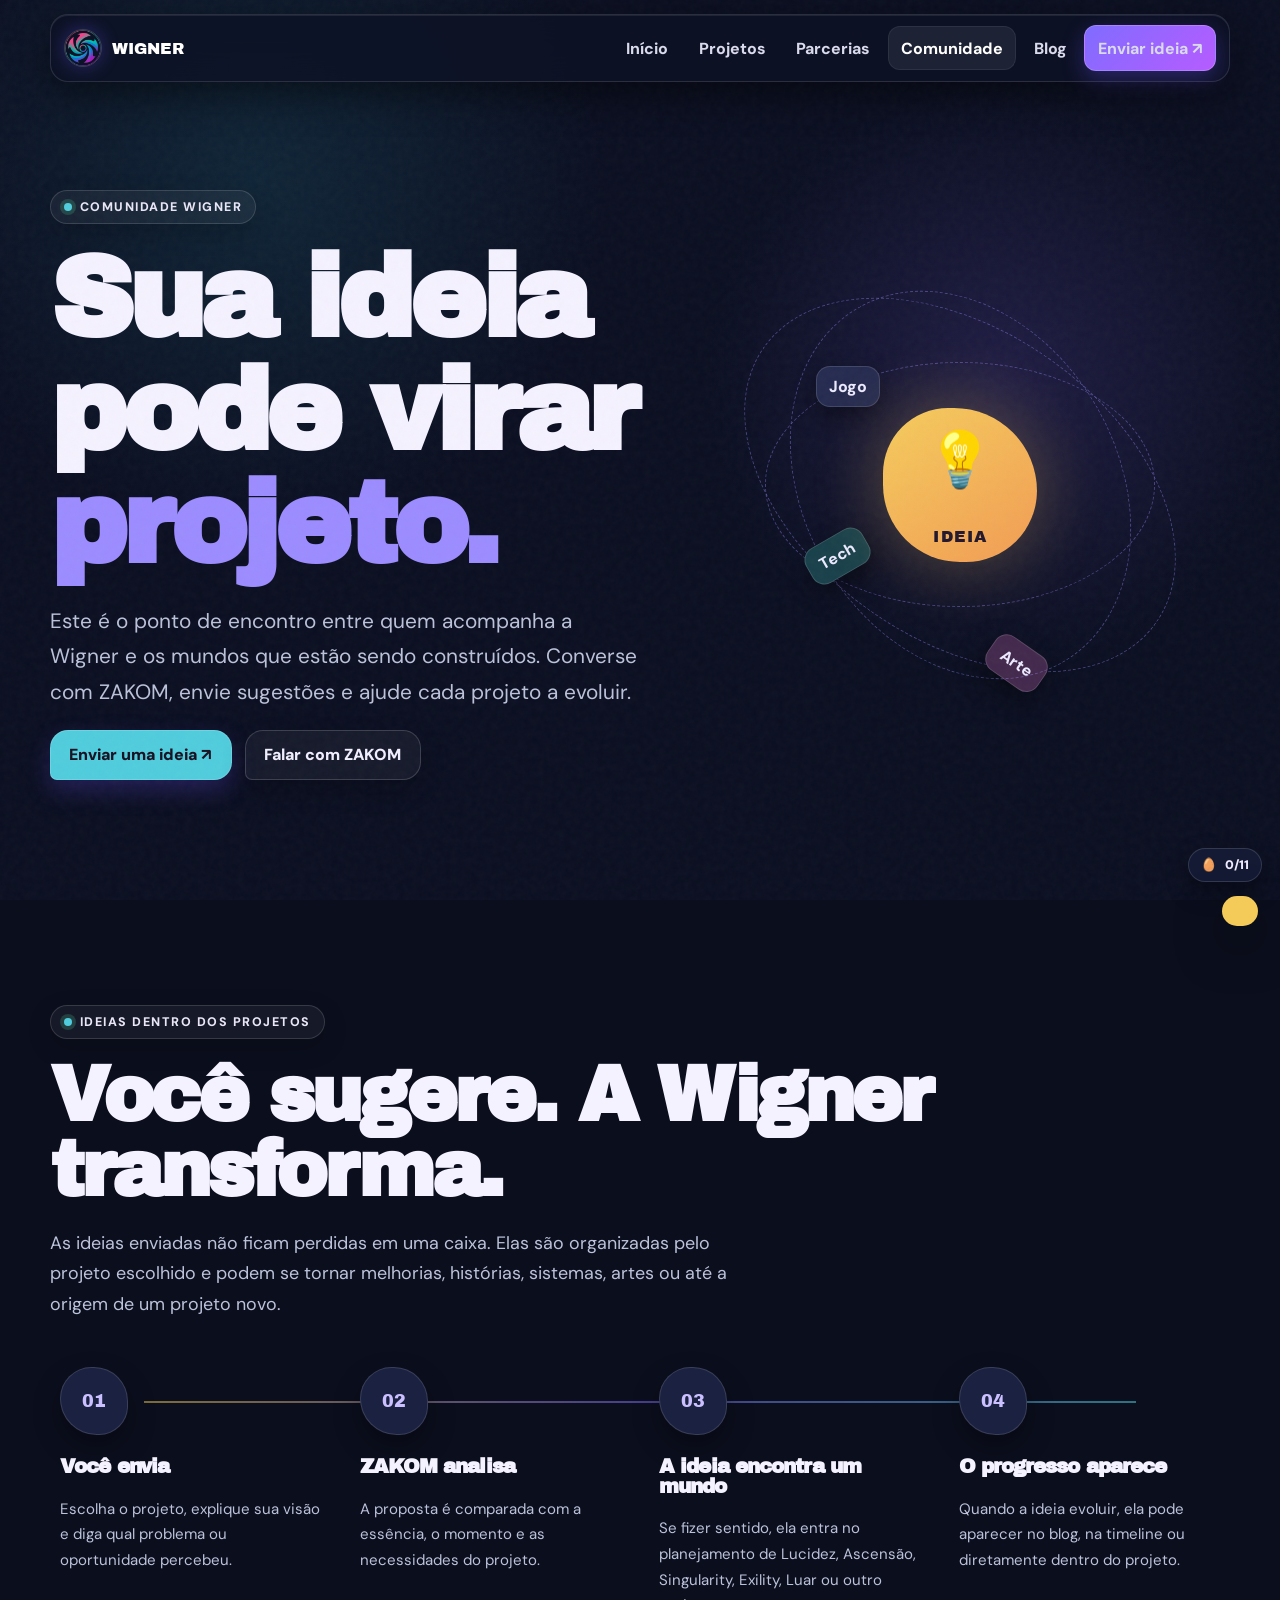
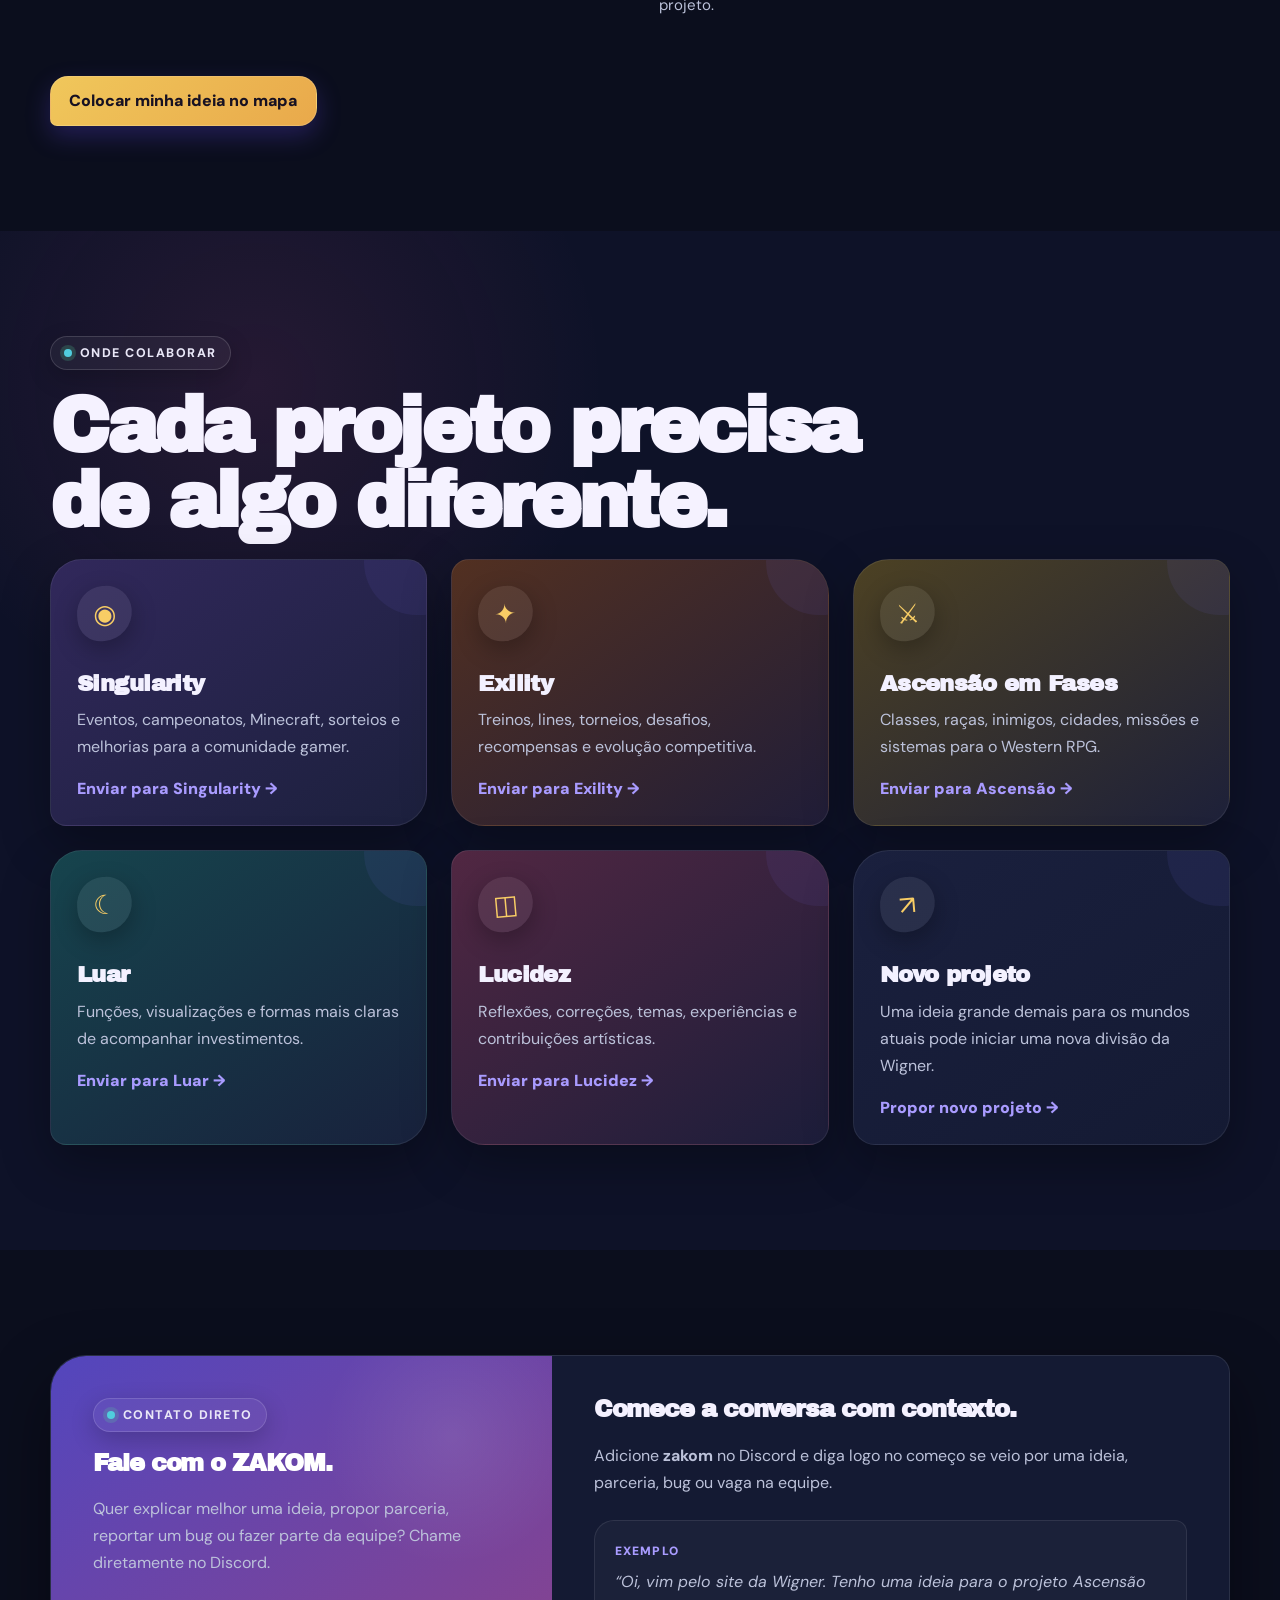
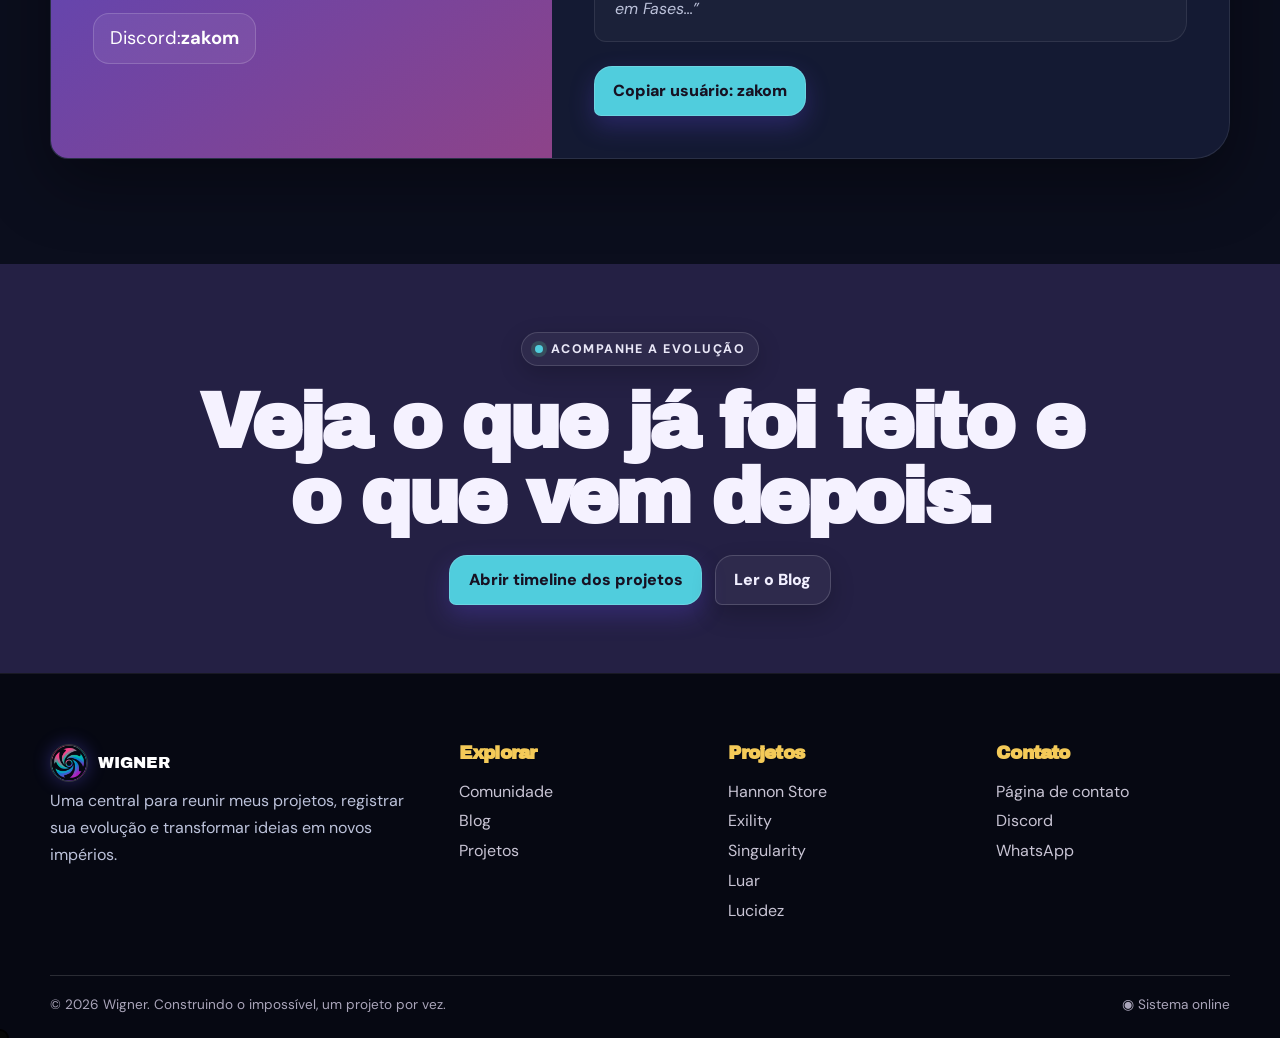
<file: pages/comunidade.html>
<!doctype html><html lang="pt-BR"><head><meta charset="utf-8"><meta name="viewport" content="width=device-width,initial-scale=1"><meta name="description" content="Comunidade Wigner — converse com ZAKOM e envie ideias para os projetos."><title>Comunidade — Wigner</title><link rel="icon" href="../assets/icon/wignerico.ico"><link rel="stylesheet" href="../css/styles.css"></head><body class="theme-blog themed" data-root=".." data-page="comunidade"><div data-header></div><main>
<section class="page-hero community-hero"><div class="container hero-grid"><div class="reveal"><span class="eyebrow">Comunidade Wigner</span><h1 data-egg="title">Sua ideia pode virar <span class="accent">projeto.</span></h1><p class="hero-copy">Este é o ponto de encontro entre quem acompanha a Wigner e os mundos que estão sendo construídos. Converse com ZAKOM, envie sugestões e ajude cada projeto a evoluir.</p><div class="button-row"><button class="button" data-open-ideas>Enviar uma ideia ↗</button><a class="button secondary" href="#falar-com-zakom">Falar com ZAKOM</a></div></div><div class="community-orbit reveal" aria-hidden="true"><div class="idea-core">💡<span>IDEIA</span></div><div class="idea-orbit orbit-one"><span>Jogo</span></div><div class="idea-orbit orbit-two"><span>Arte</span></div><div class="idea-orbit orbit-three"><span>Tech</span></div></div></div></section>
<section class="section" id="ideias"><div class="container"><span class="eyebrow">Ideias dentro dos projetos</span><h2 class="section-title reveal">Você sugere. A Wigner transforma.</h2><p class="section-lead">As ideias enviadas não ficam perdidas em uma caixa. Elas são organizadas pelo projeto escolhido e podem se tornar melhorias, histórias, sistemas, artes ou até a origem de um projeto novo.</p><div class="idea-path">
<article class="idea-step reveal"><span>01</span><div><h3>Você envia</h3><p>Escolha o projeto, explique sua visão e diga qual problema ou oportunidade percebeu.</p></div></article>
<article class="idea-step reveal"><span>02</span><div><h3>ZAKOM analisa</h3><p>A proposta é comparada com a essência, o momento e as necessidades do projeto.</p></div></article>
<article class="idea-step reveal"><span>03</span><div><h3>A ideia encontra um mundo</h3><p>Se fizer sentido, ela entra no planejamento de Lucidez, Ascensão, Singularity, Exility, Luar ou outro projeto.</p></div></article>
<article class="idea-step reveal"><span>04</span><div><h3>O progresso aparece</h3><p>Quando a ideia evoluir, ela pode aparecer no blog, na timeline ou diretamente dentro do projeto.</p></div></article>
</div><div style="margin-top:42px"><button class="button yellow" data-open-ideas>Colocar minha ideia no mapa</button></div></div></section>
<section class="section community-projects"><div class="container"><span class="eyebrow">Onde colaborar</span><h2 class="section-title">Cada projeto precisa de algo diferente.</h2><div class="grid three">
<article class="card purple tilt reveal"><div class="icon">◉</div><h3>Singularity</h3><p>Eventos, campeonatos, Minecraft, sorteios e melhorias para a comunidade gamer.</p><button class="text-action" data-open-ideas data-idea-project="Singularity">Enviar para Singularity →</button></article>
<article class="card orange tilt reveal"><div class="icon">✦</div><h3>Exility</h3><p>Treinos, lines, torneios, desafios, recompensas e evolução competitiva.</p><button class="text-action" data-open-ideas data-idea-project="Exility">Enviar para Exility →</button></article>
<article class="card yellow tilt reveal"><div class="icon">⚔</div><h3>Ascensão em Fases</h3><p>Classes, raças, inimigos, cidades, missões e sistemas para o Western RPG.</p><button class="text-action" data-open-ideas data-idea-project="Ascensão">Enviar para Ascensão →</button></article>
<article class="card cyan tilt reveal"><div class="icon">☾</div><h3>Luar</h3><p>Funções, visualizações e formas mais claras de acompanhar investimentos.</p><button class="text-action" data-open-ideas data-idea-project="Luar">Enviar para Luar →</button></article>
<article class="card pink tilt reveal"><div class="icon">◫</div><h3>Lucidez</h3><p>Reflexões, correções, temas, experiências e contribuições artísticas.</p><button class="text-action" data-open-ideas data-idea-project="Lucidez">Enviar para Lucidez →</button></article>
<article class="card tilt reveal"><div class="icon">↗</div><h3>Novo projeto</h3><p>Uma ideia grande demais para os mundos atuais pode iniciar uma nova divisão da Wigner.</p><button class="text-action" data-open-ideas data-idea-project="Outro / projeto novo">Propor novo projeto →</button></article>
</div></div></section>
<section class="section" id="falar-com-zakom"><div class="container contact-panel zakom-panel"><div class="contact-copy"><span class="eyebrow">Contato direto</span><h2>Fale com o ZAKOM.</h2><p>Quer explicar melhor uma ideia, propor parceria, reportar um bug ou fazer parte da equipe? Chame diretamente no Discord.</p><div class="discord-handle">Discord: <strong>zakom</strong></div></div><div class="contact-form"><h2>Comece a conversa com contexto.</h2><p>Adicione <strong>zakom</strong> no Discord e diga logo no começo se veio por uma ideia, parceria, bug ou vaga na equipe.</p><div class="message-example"><span>Exemplo</span><p>“Oi, vim pelo site da Wigner. Tenho uma ideia para o projeto Ascensão em Fases...”</p></div><button class="button" type="button" data-copy-discord>Copiar usuário: zakom</button></div></div></section>
<section class="section compact" style="background:#242044"><div class="container center"><span class="eyebrow">Acompanhe a evolução</span><h2 class="section-title center">Veja o que já foi feito e o que vem depois.</h2><div class="button-row" style="justify-content:center"><a class="button" href="projetos.html#linha-do-tempo">Abrir timeline dos projetos</a><a class="button secondary" href="blog.html">Ler o Blog</a></div></div></section>
</main><div data-footer></div><script src="../js/site.js"></script></body></html>
</file>
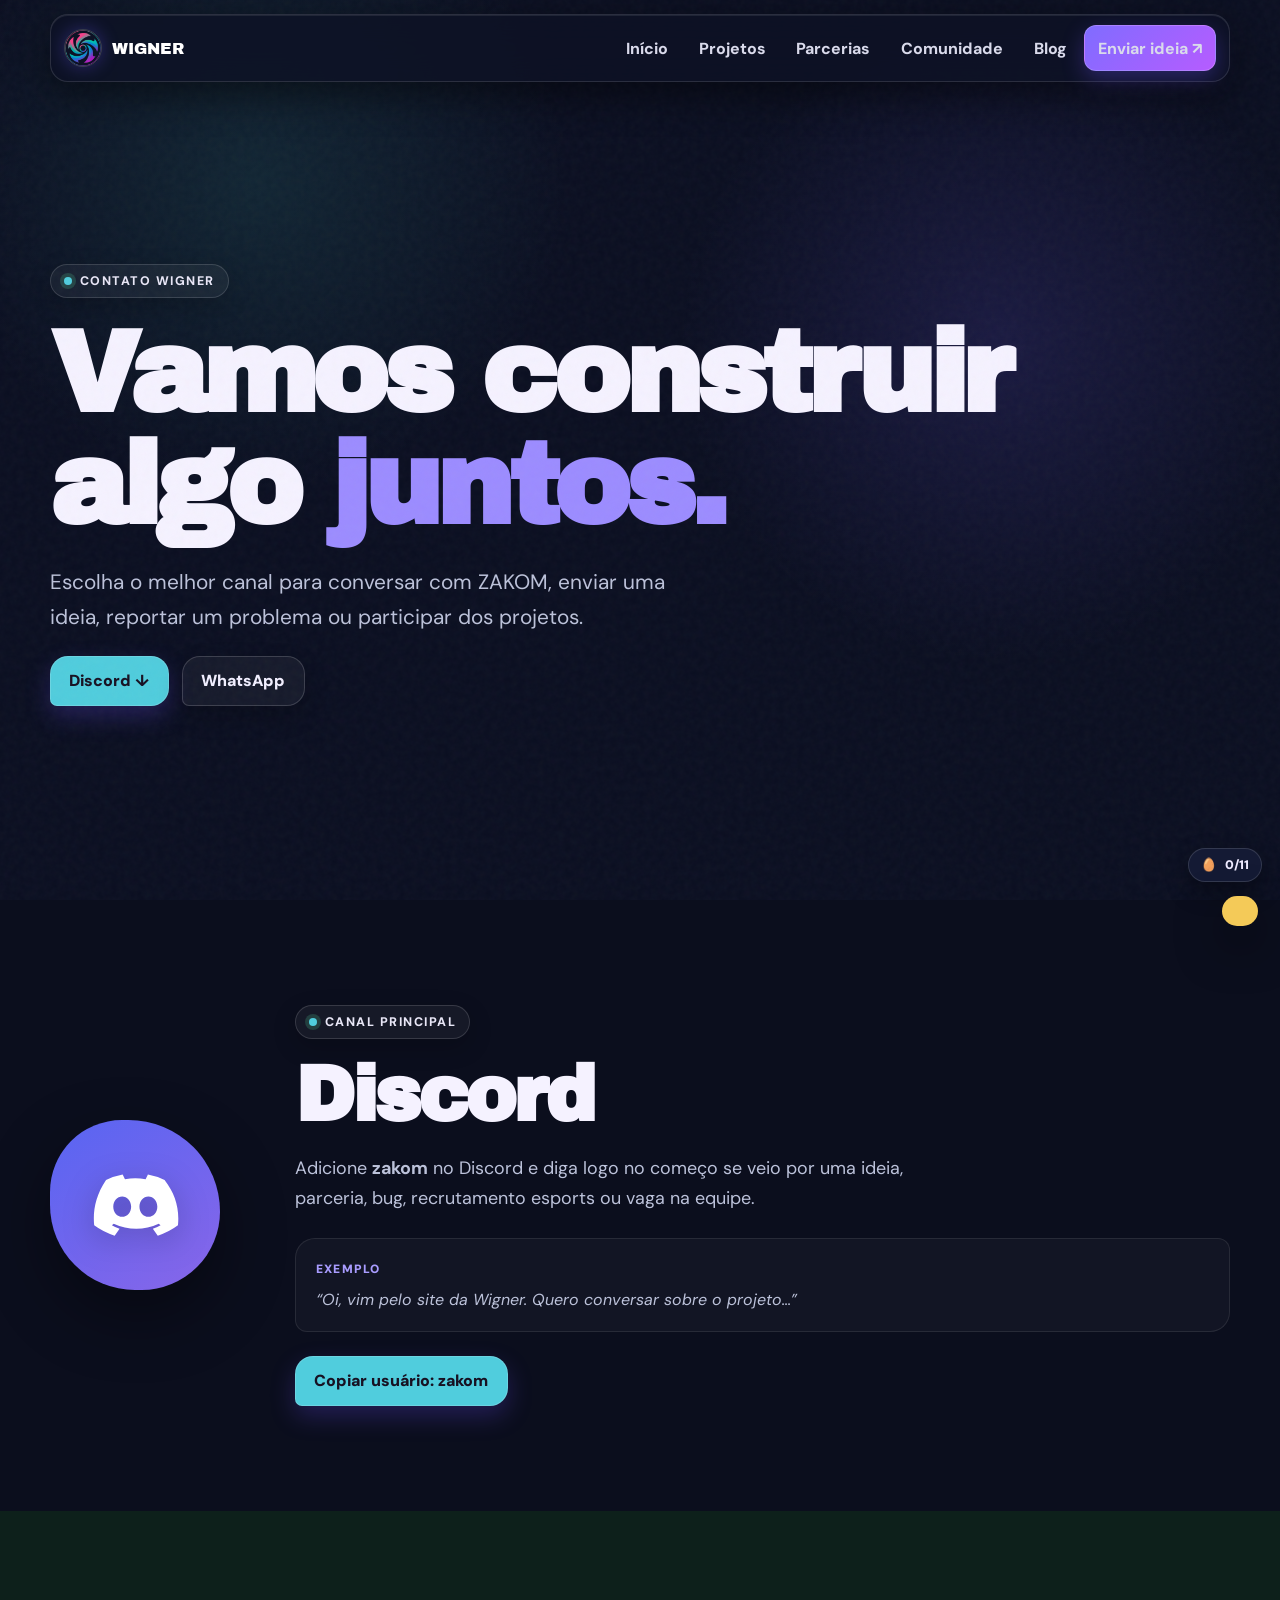
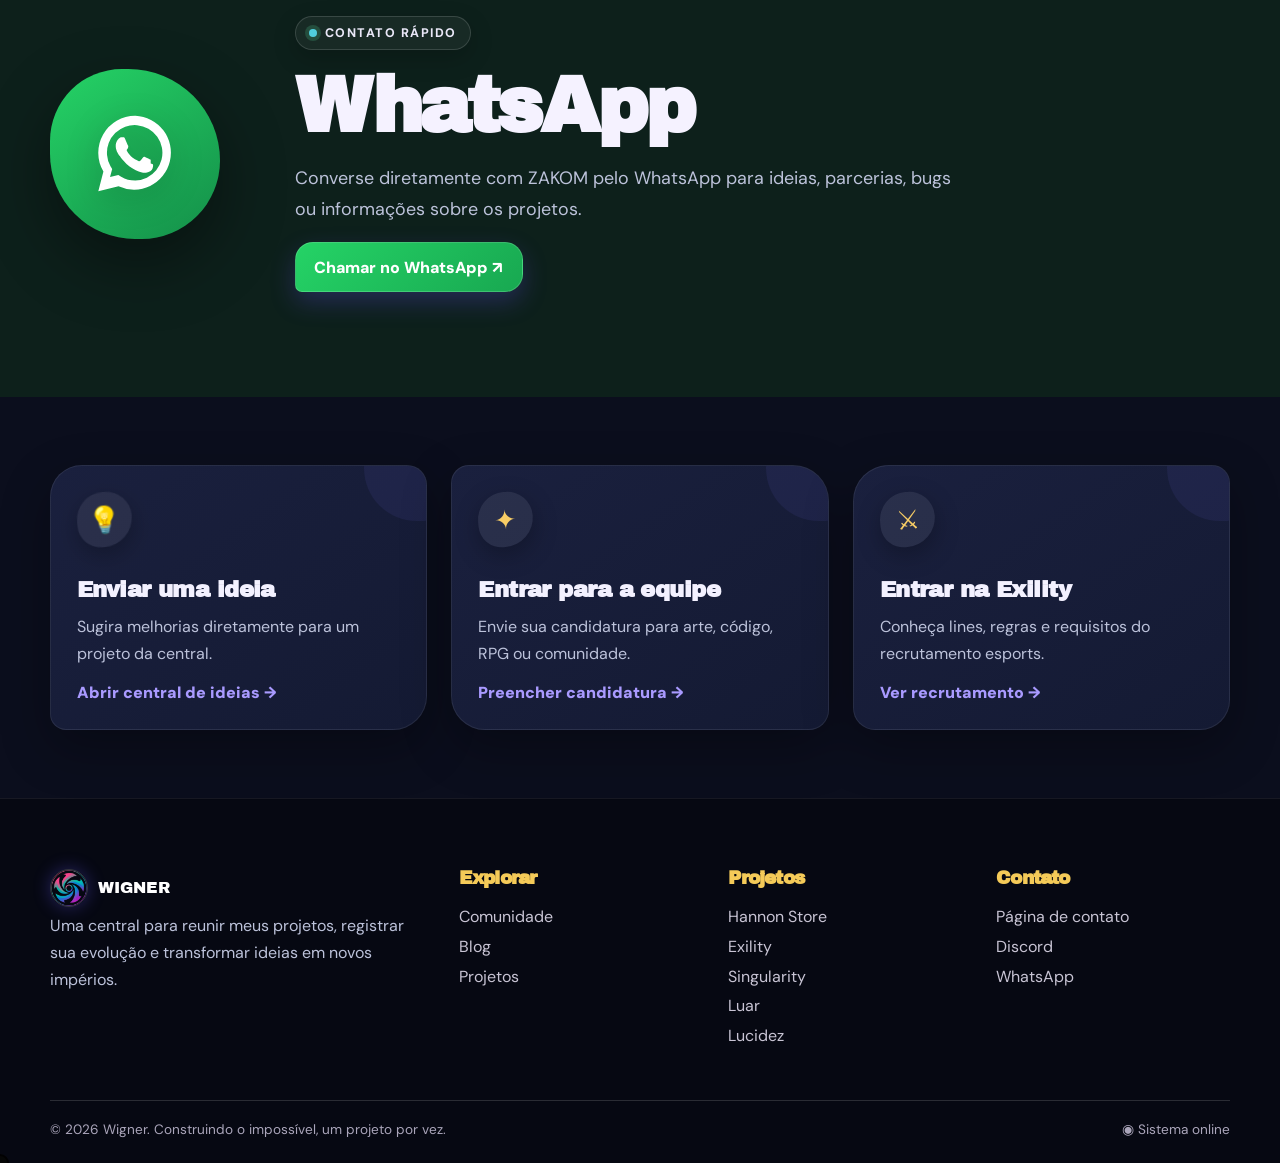
<file: pages/contato.html>
<!doctype html><html lang="pt-BR"><head><meta charset="utf-8"><meta name="viewport" content="width=device-width,initial-scale=1"><meta name="description" content="Contato Wigner — Discord, WhatsApp, ideias e equipe."><title>Contato — Wigner</title><link rel="icon" href="../assets/icon/wignerico.ico"><link rel="stylesheet" href="../css/styles.css"></head><body class="theme-blog themed" data-root=".." data-page="contato"><div data-header></div><main>
<section class="page-hero contact-hero"><div class="container"><span class="eyebrow">Contato Wigner</span><h1 data-egg="title">Vamos construir<br>algo <span class="accent">juntos.</span></h1><p class="hero-copy">Escolha o melhor canal para conversar com ZAKOM, enviar uma ideia, reportar um problema ou participar dos projetos.</p><div class="button-row"><a class="button" href="#discord">Discord ↓</a><a class="button secondary" href="#whatsapp">WhatsApp</a></div></div></section>
<section class="section" id="discord"><div class="container contact-channel"><div class="channel-icon discord-icon" aria-label="Discord"><svg viewBox="0 0 64 64" role="img" aria-hidden="true"><path d="M51 15.5A45 45 0 0 0 40.2 12l-1.5 3.1a39 39 0 0 0-13.4 0L23.8 12A45 45 0 0 0 13 15.5C6.2 25.6 4.4 35.4 5.3 45a44 44 0 0 0 13.3 6.7l3.2-4.4a29 29 0 0 1-5-2.4l1.2-.9c9.5 4.4 19.8 4.4 29.2 0l1.2.9a30 30 0 0 1-5 2.4l3.2 4.4A44 44 0 0 0 59.7 45c1.1-11.1-1.9-20.8-8.7-29.5ZM23.5 39.5c-3.2 0-5.8-3-5.8-6.6s2.5-6.6 5.8-6.6c3.2 0 5.8 3 5.8 6.6s-2.6 6.6-5.8 6.6Zm17 0c-3.2 0-5.8-3-5.8-6.6s2.5-6.6 5.8-6.6 5.8 3 5.8 6.6-2.6 6.6-5.8 6.6Z"/></svg></div><div><span class="eyebrow">Canal principal</span><h2 class="section-title">Discord</h2><p class="section-lead">Adicione <strong>zakom</strong> no Discord e diga logo no começo se veio por uma ideia, parceria, bug, recrutamento esports ou vaga na equipe.</p><div class="message-example"><span>Exemplo</span><p>“Oi, vim pelo site da Wigner. Quero conversar sobre o projeto...”</p></div><button class="button" type="button" data-copy-discord>Copiar usuário: zakom</button></div></div></section>
<section class="section whatsapp-section" id="whatsapp"><div class="container contact-channel"><div class="channel-icon whatsapp-icon" aria-label="WhatsApp"><svg viewBox="0 0 64 64" role="img" aria-hidden="true"><path d="M32 7a24 24 0 0 0-20.7 36.2L8 56l13.1-3.2A24 24 0 1 0 32 7Zm0 42a18 18 0 0 1-9.2-2.5l-1.8-1-5.4 1.3 1.4-5.2-1.1-1.8A18 18 0 1 1 32 49Zm10-13.5c-.5-.3-3.2-1.6-3.7-1.8-.5-.2-.9-.3-1.3.3-.4.5-1.4 1.8-1.8 2.2-.3.4-.7.4-1.2.1-3.2-1.6-5.3-2.9-7.4-6.5-.6-1 .6-1 .8-2.5.1-.4 0-.8-.2-1.1-.1-.3-1.3-3.1-1.8-4.2-.5-1.2-1-1-1.3-1h-1.1c-.4 0-1.1.2-1.6.8-.6.5-2.1 2-2.1 5s2.2 5.8 2.5 6.2c.3.4 4.3 6.6 10.5 9.3 3.9 1.7 5.4 1.8 7.3 1.5 1.2-.2 3.2-1.3 3.6-2.6.4-1.3.4-2.4.3-2.6-.2-.3-.6-.4-1.5-.7Z"/></svg></div><div><span class="eyebrow">Contato rápido</span><h2 class="section-title">WhatsApp</h2><p class="section-lead">Converse diretamente com ZAKOM pelo WhatsApp para ideias, parcerias, bugs ou informações sobre os projetos.</p><a class="button whatsapp-button" href="https://wa.me/5521993902153" target="_blank" rel="noopener" aria-label="Conversar com ZAKOM no WhatsApp">Chamar no WhatsApp ↗</a></div></div></section>
<section class="section compact"><div class="container"><div class="grid three"><article class="card reveal"><div class="icon">💡</div><h3>Enviar uma ideia</h3><p>Sugira melhorias diretamente para um projeto da central.</p><a class="timeline-link" href="comunidade.html#ideias">Abrir central de ideias →</a></article><article class="card reveal"><div class="icon">✦</div><h3>Entrar para a equipe</h3><p>Envie sua candidatura para arte, código, RPG ou comunidade.</p><a class="timeline-link" href="blog.html#equipe">Preencher candidatura →</a></article><article class="card reveal"><div class="icon">⚔</div><h3>Entrar na Exility</h3><p>Conheça lines, regras e requisitos do recrutamento esports.</p><a class="timeline-link" href="exility.html#recrutamento">Ver recrutamento →</a></article></div></div></section>
</main><div data-footer></div><script src="../js/site.js"></script></body></html>
</file>
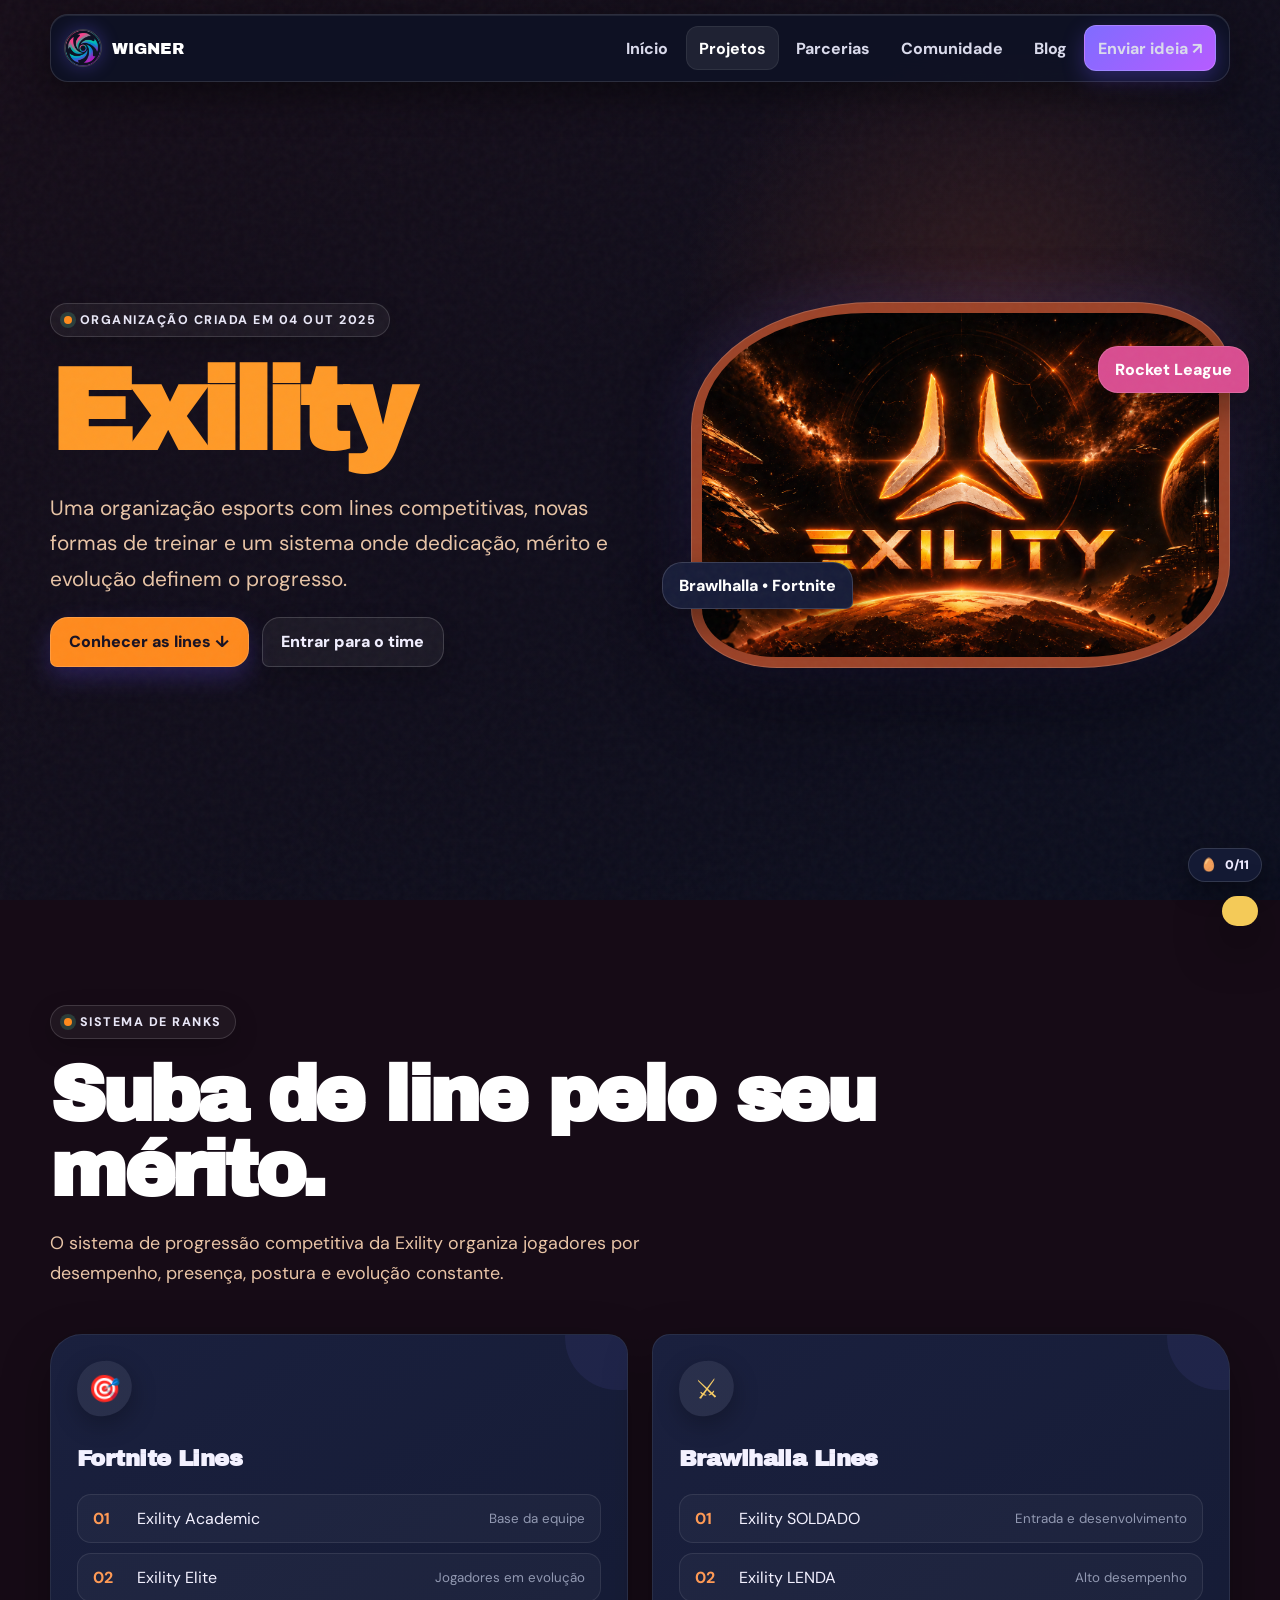
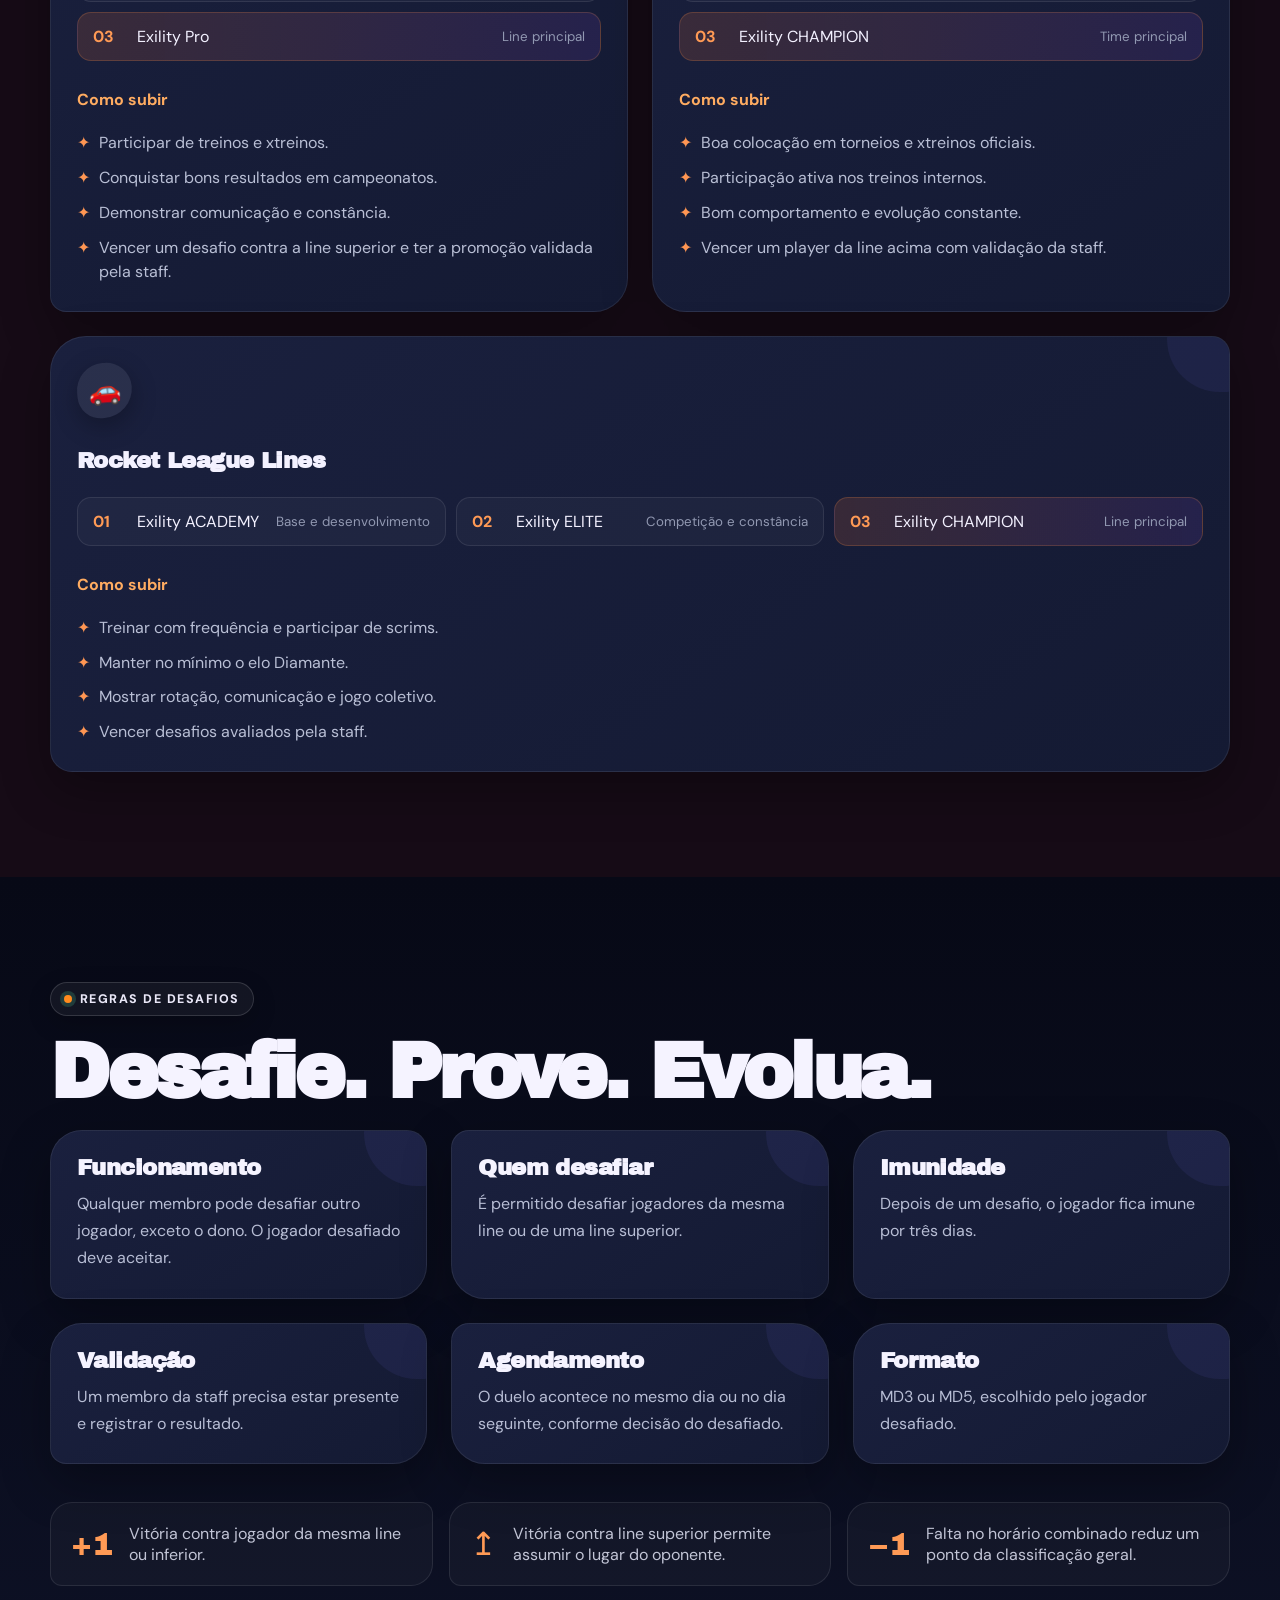
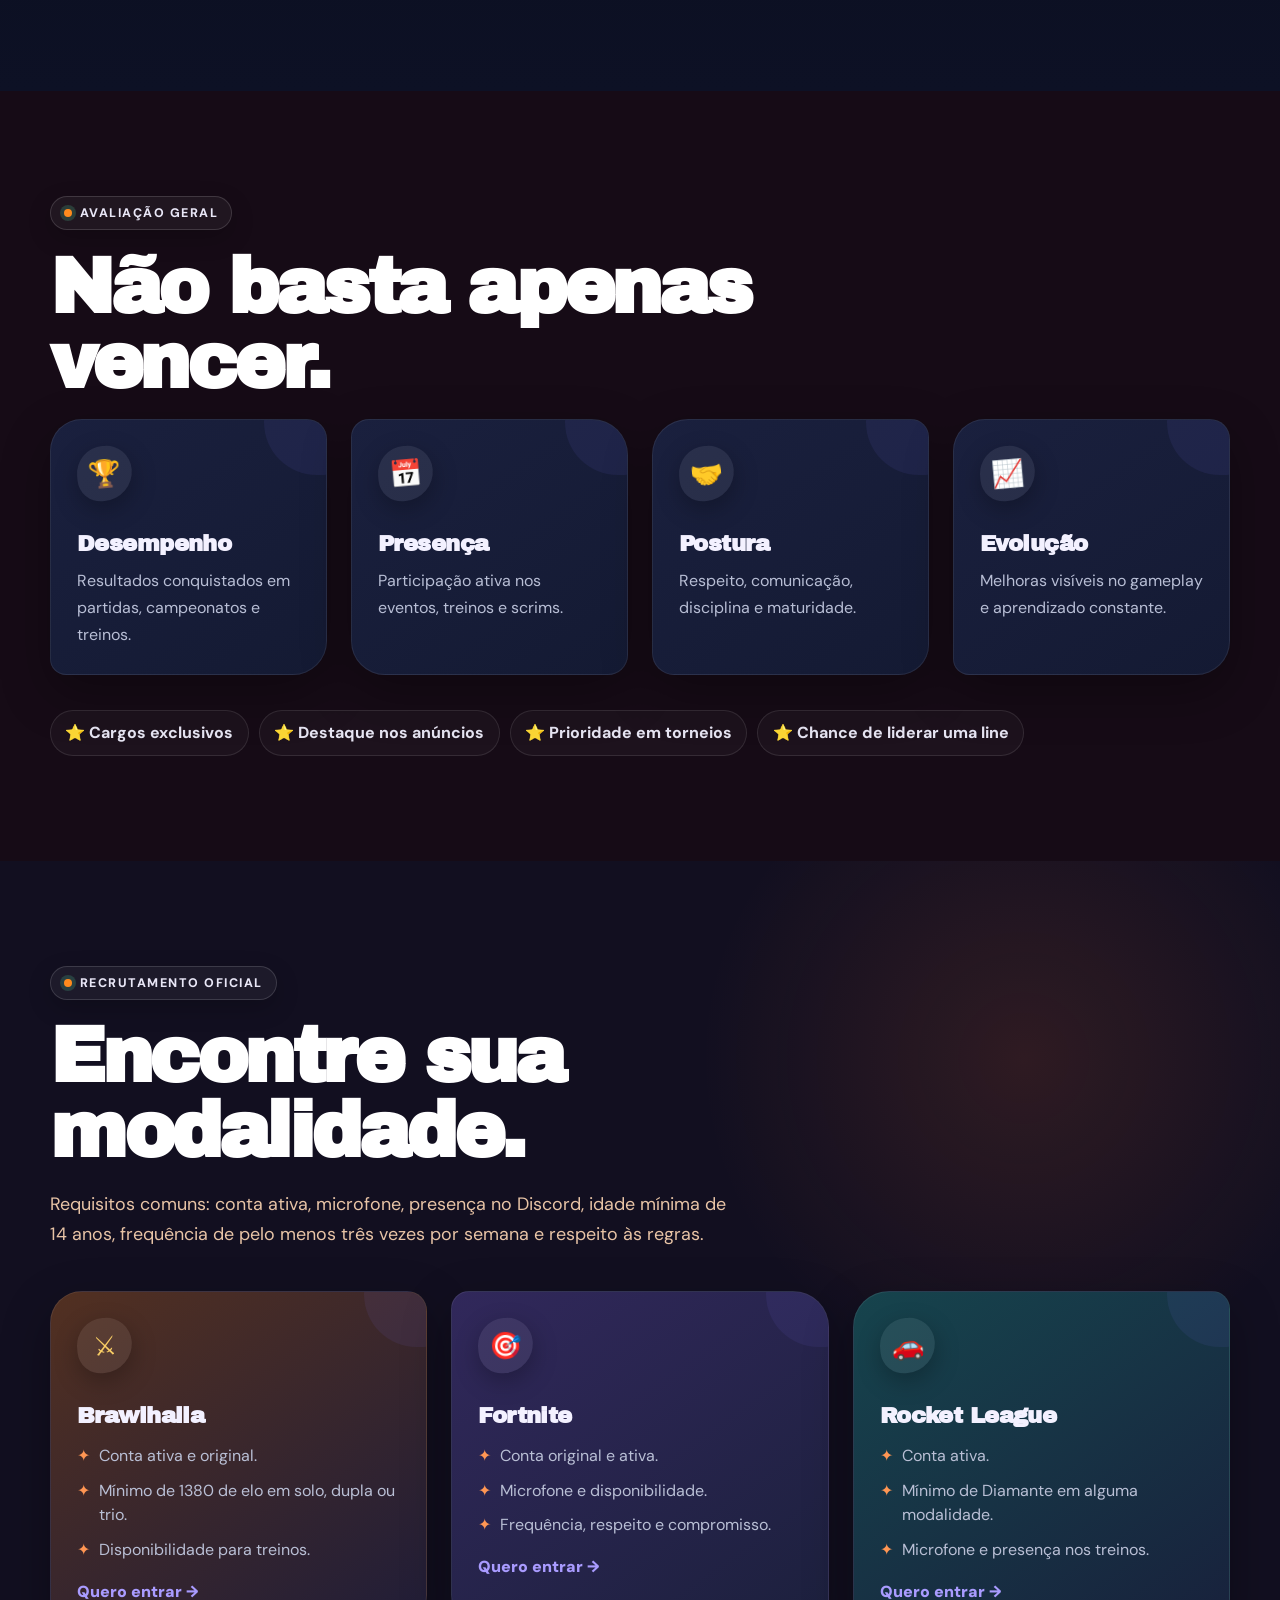
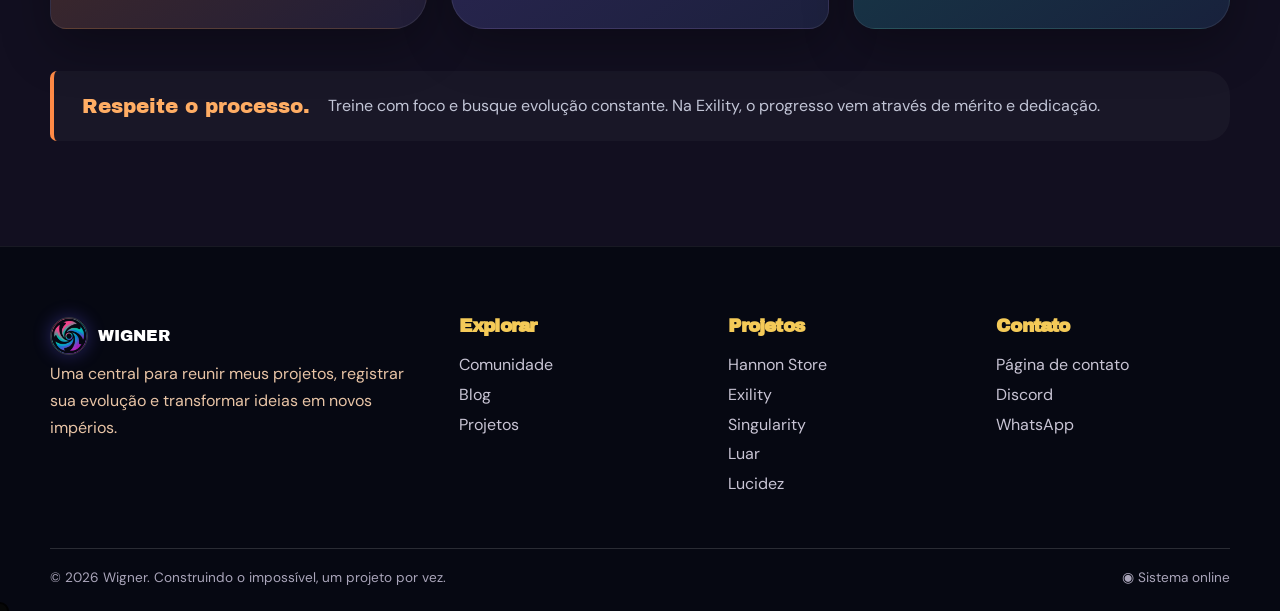
<file: pages/exility.html>
<!doctype html><html lang="pt-BR"><head><meta charset="utf-8"><meta name="viewport" content="width=device-width,initial-scale=1"><meta name="description" content="Exility Esports — lines competitivas, treinos, desafios e recrutamento."><title>Exility Esports — Wigner</title><link rel="icon" href="../assets/icon/wignerico.ico"><link rel="stylesheet" href="../css/styles.css"></head><body class="theme-exility themed" data-root=".." data-page="projetos" data-project="Exility"><div data-header></div><main>
<section class="page-hero exility-hero"><div class="container hero-grid"><div class="reveal"><span class="eyebrow">Organização criada em 04 OUT 2025</span><h1 data-egg="title" style="color:#ff9a27">Exility</h1><p class="hero-copy">Uma organização esports com lines competitivas, novas formas de treinar e um sistema onde dedicação, mérito e evolução definem o progresso.</p><div class="button-row"><a class="button" href="#lines">Conhecer as lines ↓</a><a class="button secondary" href="#recrutamento">Entrar para o time</a></div></div><div class="hero-art tilt reveal" style="background:#9c4328"><img src="../assets/img/exilitybannerreal.png" alt="Exility em uma galáxia alaranjada"><span class="float-chip chip-a">Brawlhalla • Fortnite</span><span class="float-chip chip-b">Rocket League</span></div></div></section>
<section class="section" id="lines"><div class="container"><span class="eyebrow">Sistema de ranks</span><h2 class="section-title">Suba de line pelo seu mérito.</h2><p class="section-lead">O sistema de progressão competitiva da Exility organiza jogadores por desempenho, presença, postura e evolução constante.</p><div class="grid two" style="margin-top:45px">
<article class="card line-system reveal"><div class="icon">🎯</div><h3>Fortnite Lines</h3><div class="line-ladder"><span><b>01</b> Exility Academic <small>Base da equipe</small></span><span><b>02</b> Exility Elite <small>Jogadores em evolução</small></span><span><b>03</b> Exility Pro <small>Line principal</small></span></div><h4>Como subir</h4><ul class="clean-list"><li>Participar de treinos e xtreinos.</li><li>Conquistar bons resultados em campeonatos.</li><li>Demonstrar comunicação e constância.</li><li>Vencer um desafio contra a line superior e ter a promoção validada pela staff.</li></ul></article>
<article class="card line-system reveal"><div class="icon">⚔</div><h3>Brawlhalla Lines</h3><div class="line-ladder"><span><b>01</b> Exility SOLDADO <small>Entrada e desenvolvimento</small></span><span><b>02</b> Exility LENDA <small>Alto desempenho</small></span><span><b>03</b> Exility CHAMPION <small>Time principal</small></span></div><h4>Como subir</h4><ul class="clean-list"><li>Boa colocação em torneios e xtreinos oficiais.</li><li>Participação ativa nos treinos internos.</li><li>Bom comportamento e evolução constante.</li><li>Vencer um player da line acima com validação da staff.</li></ul></article>
<article class="card line-system rocket-line reveal"><div class="icon">🚗</div><h3>Rocket League Lines</h3><div class="line-ladder"><span><b>01</b> Exility ACADEMY <small>Base e desenvolvimento</small></span><span><b>02</b> Exility ELITE <small>Competição e constância</small></span><span><b>03</b> Exility CHAMPION <small>Line principal</small></span></div><h4>Como subir</h4><ul class="clean-list"><li>Treinar com frequência e participar de scrims.</li><li>Manter no mínimo o elo Diamante.</li><li>Mostrar rotação, comunicação e jogo coletivo.</li><li>Vencer desafios avaliados pela staff.</li></ul></article>
</div></div></section>
<section class="section dark-section" id="desafios"><div class="container"><span class="eyebrow">Regras de desafios</span><h2 class="section-title">Desafie. Prove. Evolua.</h2><div class="grid three">
<article class="card reveal"><h3>Funcionamento</h3><p>Qualquer membro pode desafiar outro jogador, exceto o dono. O jogador desafiado deve aceitar.</p></article>
<article class="card reveal"><h3>Quem desafiar</h3><p>É permitido desafiar jogadores da mesma line ou de uma line superior.</p></article>
<article class="card reveal"><h3>Imunidade</h3><p>Depois de um desafio, o jogador fica imune por três dias.</p></article>
<article class="card reveal"><h3>Validação</h3><p>Um membro da staff precisa estar presente e registrar o resultado.</p></article>
<article class="card reveal"><h3>Agendamento</h3><p>O duelo acontece no mesmo dia ou no dia seguinte, conforme decisão do desafiado.</p></article>
<article class="card reveal"><h3>Formato</h3><p>MD3 ou MD5, escolhido pelo jogador desafiado.</p></article>
</div><div class="challenge-points"><article><strong>+1</strong><span>Vitória contra jogador da mesma line ou inferior.</span></article><article><strong>↥</strong><span>Vitória contra line superior permite assumir o lugar do oponente.</span></article><article><strong>−1</strong><span>Falta no horário combinado reduz um ponto da classificação geral.</span></article></div></div></section>
<section class="section"><div class="container"><span class="eyebrow">Avaliação geral</span><h2 class="section-title">Não basta apenas vencer.</h2><div class="grid four"><article class="card reveal"><div class="icon">🏆</div><h3>Desempenho</h3><p>Resultados conquistados em partidas, campeonatos e treinos.</p></article><article class="card reveal"><div class="icon">📅</div><h3>Presença</h3><p>Participação ativa nos eventos, treinos e scrims.</p></article><article class="card reveal"><div class="icon">🤝</div><h3>Postura</h3><p>Respeito, comunicação, disciplina e maturidade.</p></article><article class="card reveal"><div class="icon">📈</div><h3>Evolução</h3><p>Melhoras visíveis no gameplay e aprendizado constante.</p></article></div><div class="reward-strip"><span>⭐ Cargos exclusivos</span><span>⭐ Destaque nos anúncios</span><span>⭐ Prioridade em torneios</span><span>⭐ Chance de liderar uma line</span></div></div></section>
<section class="section exility-recruit" id="recrutamento"><div class="container"><span class="eyebrow">Recrutamento oficial</span><h2 class="section-title">Encontre sua modalidade.</h2><p class="section-lead">Requisitos comuns: conta ativa, microfone, presença no Discord, idade mínima de 14 anos, frequência de pelo menos três vezes por semana e respeito às regras.</p><div class="grid three" style="margin-top:42px">
<article class="card orange reveal"><div class="icon">⚔</div><h3>Brawlhalla</h3><ul class="clean-list"><li>Conta ativa e original.</li><li>Mínimo de 1380 de elo em solo, dupla ou trio.</li><li>Disponibilidade para treinos.</li></ul><button class="text-action" data-open-ideas data-idea-project="Exility">Quero entrar →</button></article>
<article class="card purple reveal"><div class="icon">🎯</div><h3>Fortnite</h3><ul class="clean-list"><li>Conta original e ativa.</li><li>Microfone e disponibilidade.</li><li>Frequência, respeito e compromisso.</li></ul><button class="text-action" data-open-ideas data-idea-project="Exility">Quero entrar →</button></article>
<article class="card cyan reveal"><div class="icon">🚗</div><h3>Rocket League</h3><ul class="clean-list"><li>Conta ativa.</li><li>Mínimo de Diamante em alguma modalidade.</li><li>Microfone e presença nos treinos.</li></ul><button class="text-action" data-open-ideas data-idea-project="Exility">Quero entrar →</button></article>
</div><div class="exility-motto"><strong>Respeite o processo.</strong><span>Treine com foco e busque evolução constante. Na Exility, o progresso vem através de mérito e dedicação.</span></div></div></section>
</main><div data-footer></div><script src="../js/site.js"></script></body></html>
</file>
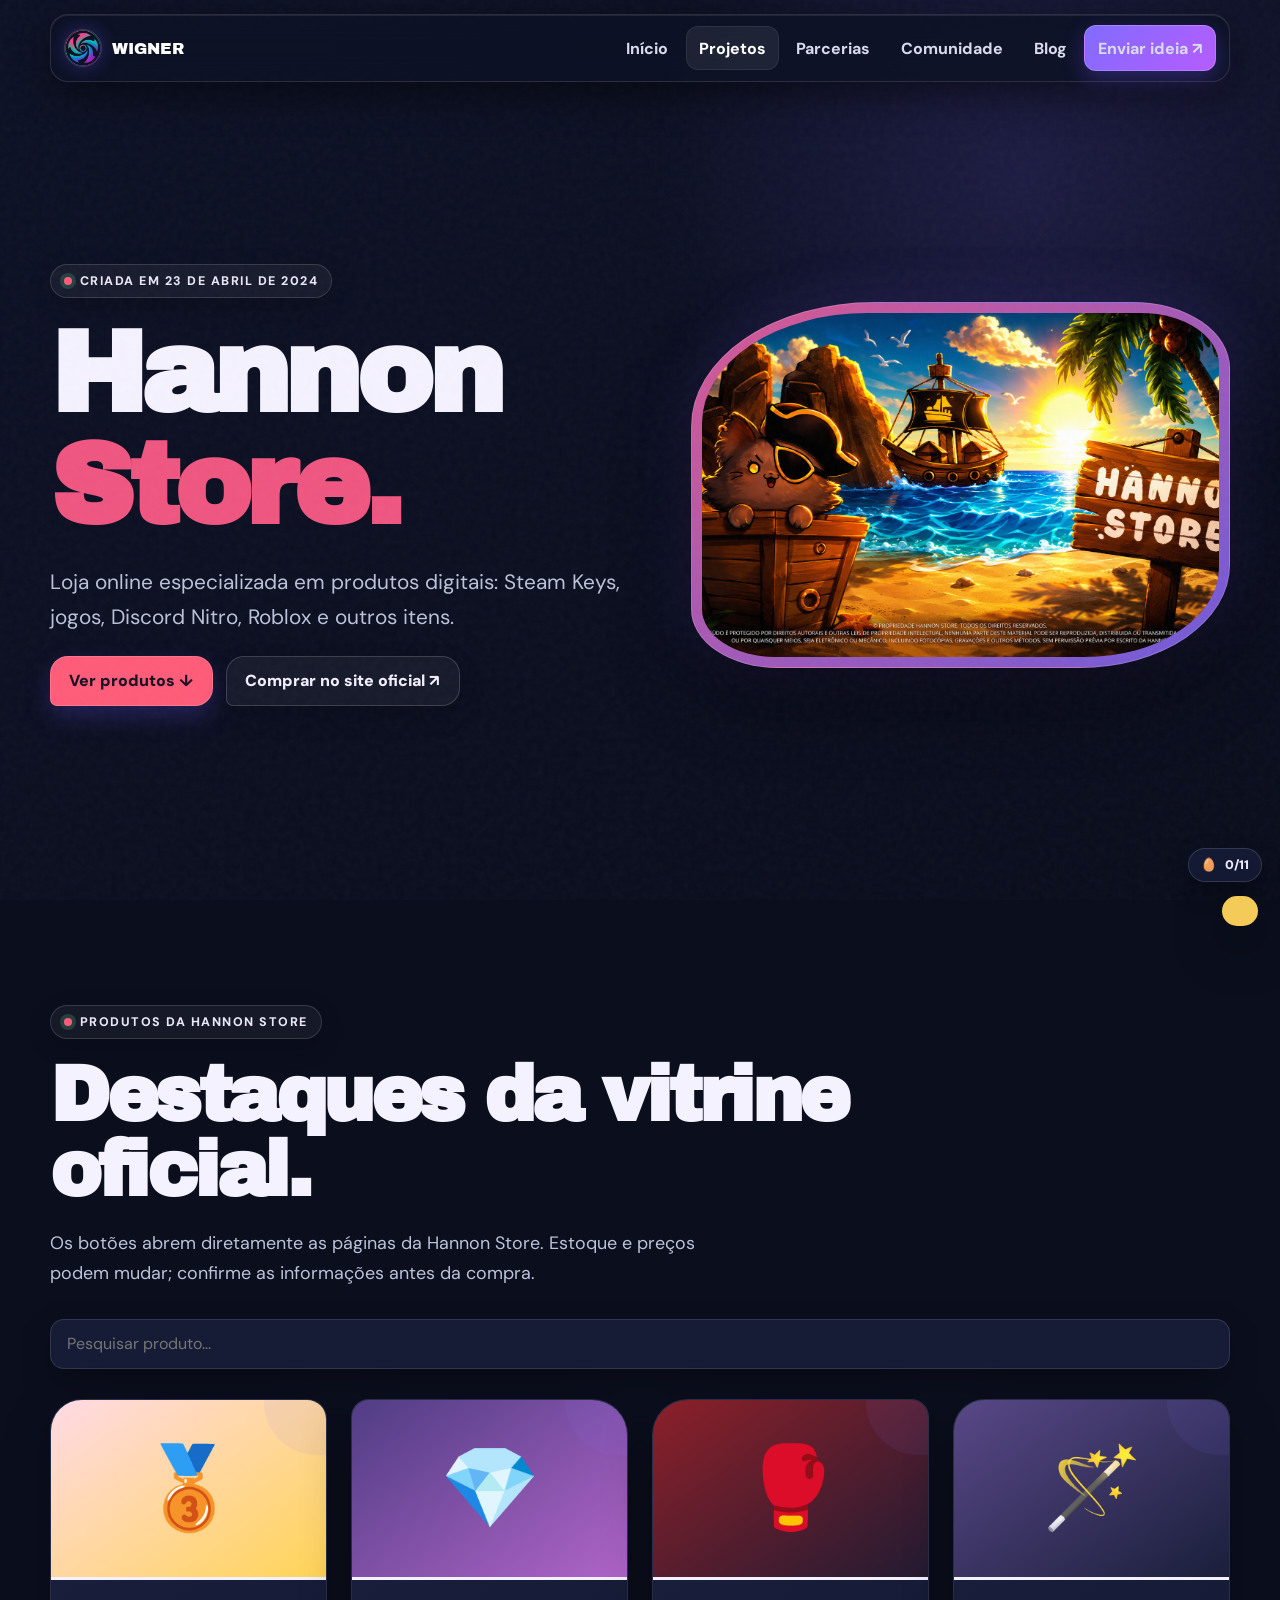
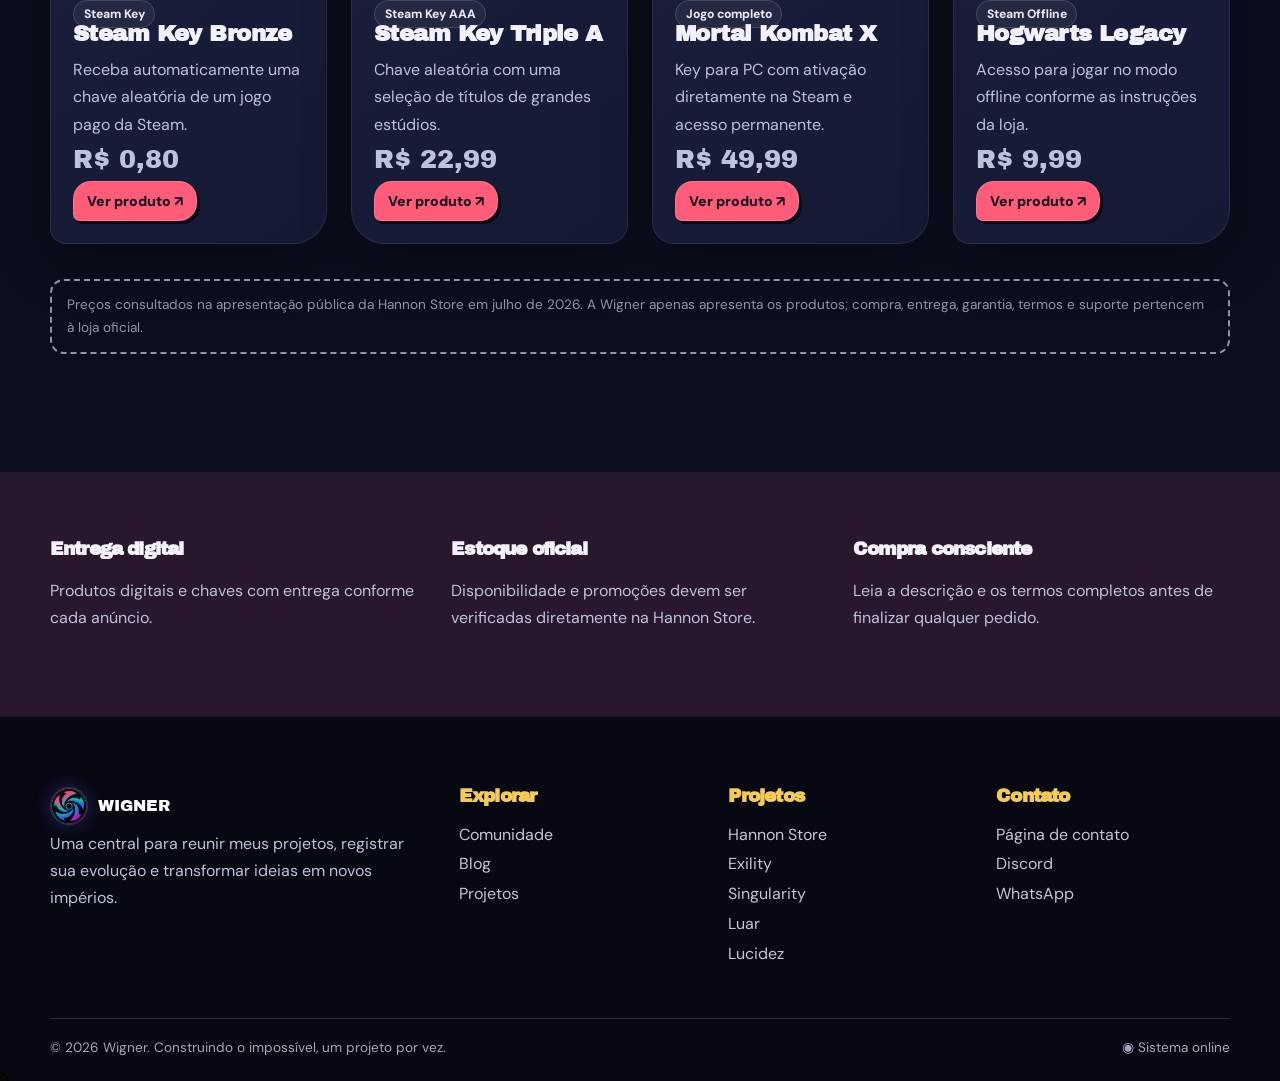
<file: pages/hannonstore.html>
<!doctype html><html lang="pt-BR"><head><meta charset="utf-8"><meta name="viewport" content="width=device-width,initial-scale=1"><meta name="description" content="Hannon Store — vitrine de produtos digitais da loja oficial."><title>Hannon Store — Wigner</title><link rel="icon" href="../assets/icon/wignerico.ico"><link rel="stylesheet" href="../css/styles.css"></head><body class="theme-hannon themed" data-root=".." data-page="projetos"><div data-header></div><main>
<section class="page-hero"><div class="container hero-grid"><div class="reveal"><span class="eyebrow">Criada em 23 de abril de 2024</span><h1 data-egg="title">Hannon<br><span style="color:#ef5680">Store.</span></h1><p class="hero-copy">Loja online especializada em produtos digitais: Steam Keys, jogos, Discord Nitro, Roblox e outros itens.</p><div class="button-row"><a class="button" href="#vitrine">Ver produtos ↓</a><a class="button secondary" href="https://hannonstore.com.br" target="_blank" rel="noopener">Comprar no site oficial ↗</a></div></div><div class="hero-art tilt reveal"><img src="../assets/img/Hannonstorebanner.png" alt="Banner Hannon Store"></div></div></section>
<section class="section" id="vitrine"><div class="container"><span class="eyebrow">Produtos da Hannon Store</span><h2 class="section-title">Destaques da vitrine oficial.</h2><p class="section-lead">Os botões abrem diretamente as páginas da Hannon Store. Estoque e preços podem mudar; confirme as informações antes da compra.</p><div class="store-toolbar"><input id="storeSearch" type="search" placeholder="Pesquisar produto..." aria-label="Pesquisar produto"></div><div class="grid four">
<article class="card product-card reveal" data-product><div class="product-art">🥉</div><div class="product-body"><span class="tag">Steam Key</span><h3>Steam Key Bronze</h3><p>Receba automaticamente uma chave aleatória de um jogo pago da Steam.</p><p class="price">R$ 0,80</p><a class="button small" href="https://hannonstore.com.br/product/steam-key-bronze" target="_blank" rel="noopener">Ver produto ↗</a></div></article>
<article class="card product-card reveal" data-product><div class="product-art" style="background:linear-gradient(145deg,#503d85,#af64c7)">💎</div><div class="product-body"><span class="tag">Steam Key AAA</span><h3>Steam Key Triple A</h3><p>Chave aleatória com uma seleção de títulos de grandes estúdios.</p><p class="price">R$ 22,99</p><a class="button small" href="https://hannonstore.com.br/product/steam-key-triple-a" target="_blank" rel="noopener">Ver produto ↗</a></div></article>
<article class="card product-card reveal" data-product><div class="product-art" style="background:linear-gradient(145deg,#8c2029,#231b32)">🥊</div><div class="product-body"><span class="tag">Jogo completo</span><h3>Mortal Kombat X</h3><p>Key para PC com ativação diretamente na Steam e acesso permanente.</p><p class="price">R$ 49,99</p><a class="button small" href="https://hannonstore.com.br/product/mortal-combat-x" target="_blank" rel="noopener">Ver produto ↗</a></div></article>
<article class="card product-card reveal" data-product><div class="product-art" style="background:linear-gradient(145deg,#594888,#1a1f3b)">🪄</div><div class="product-body"><span class="tag">Steam Offline</span><h3>Hogwarts Legacy</h3><p>Acesso para jogar no modo offline conforme as instruções da loja.</p><p class="price">R$ 9,99</p><a class="button small" href="https://hannonstore.com.br/product/steam-offline" target="_blank" rel="noopener">Ver produto ↗</a></div></article>
</div><p class="disclaimer" style="margin-top:35px">Preços consultados na apresentação pública da Hannon Store em julho de 2026. A Wigner apenas apresenta os produtos; compra, entrega, garantia, termos e suporte pertencem à loja oficial.</p></div></section>
<section class="section compact" style="background:#29172d"><div class="container"><div class="grid three"><article><h3>Entrega digital</h3><p>Produtos digitais e chaves com entrega conforme cada anúncio.</p></article><article><h3>Estoque oficial</h3><p>Disponibilidade e promoções devem ser verificadas diretamente na Hannon Store.</p></article><article><h3>Compra consciente</h3><p>Leia a descrição e os termos completos antes de finalizar qualquer pedido.</p></article></div></div></section>
</main><div data-footer></div><script src="../js/site.js"></script></body></html>
</file>
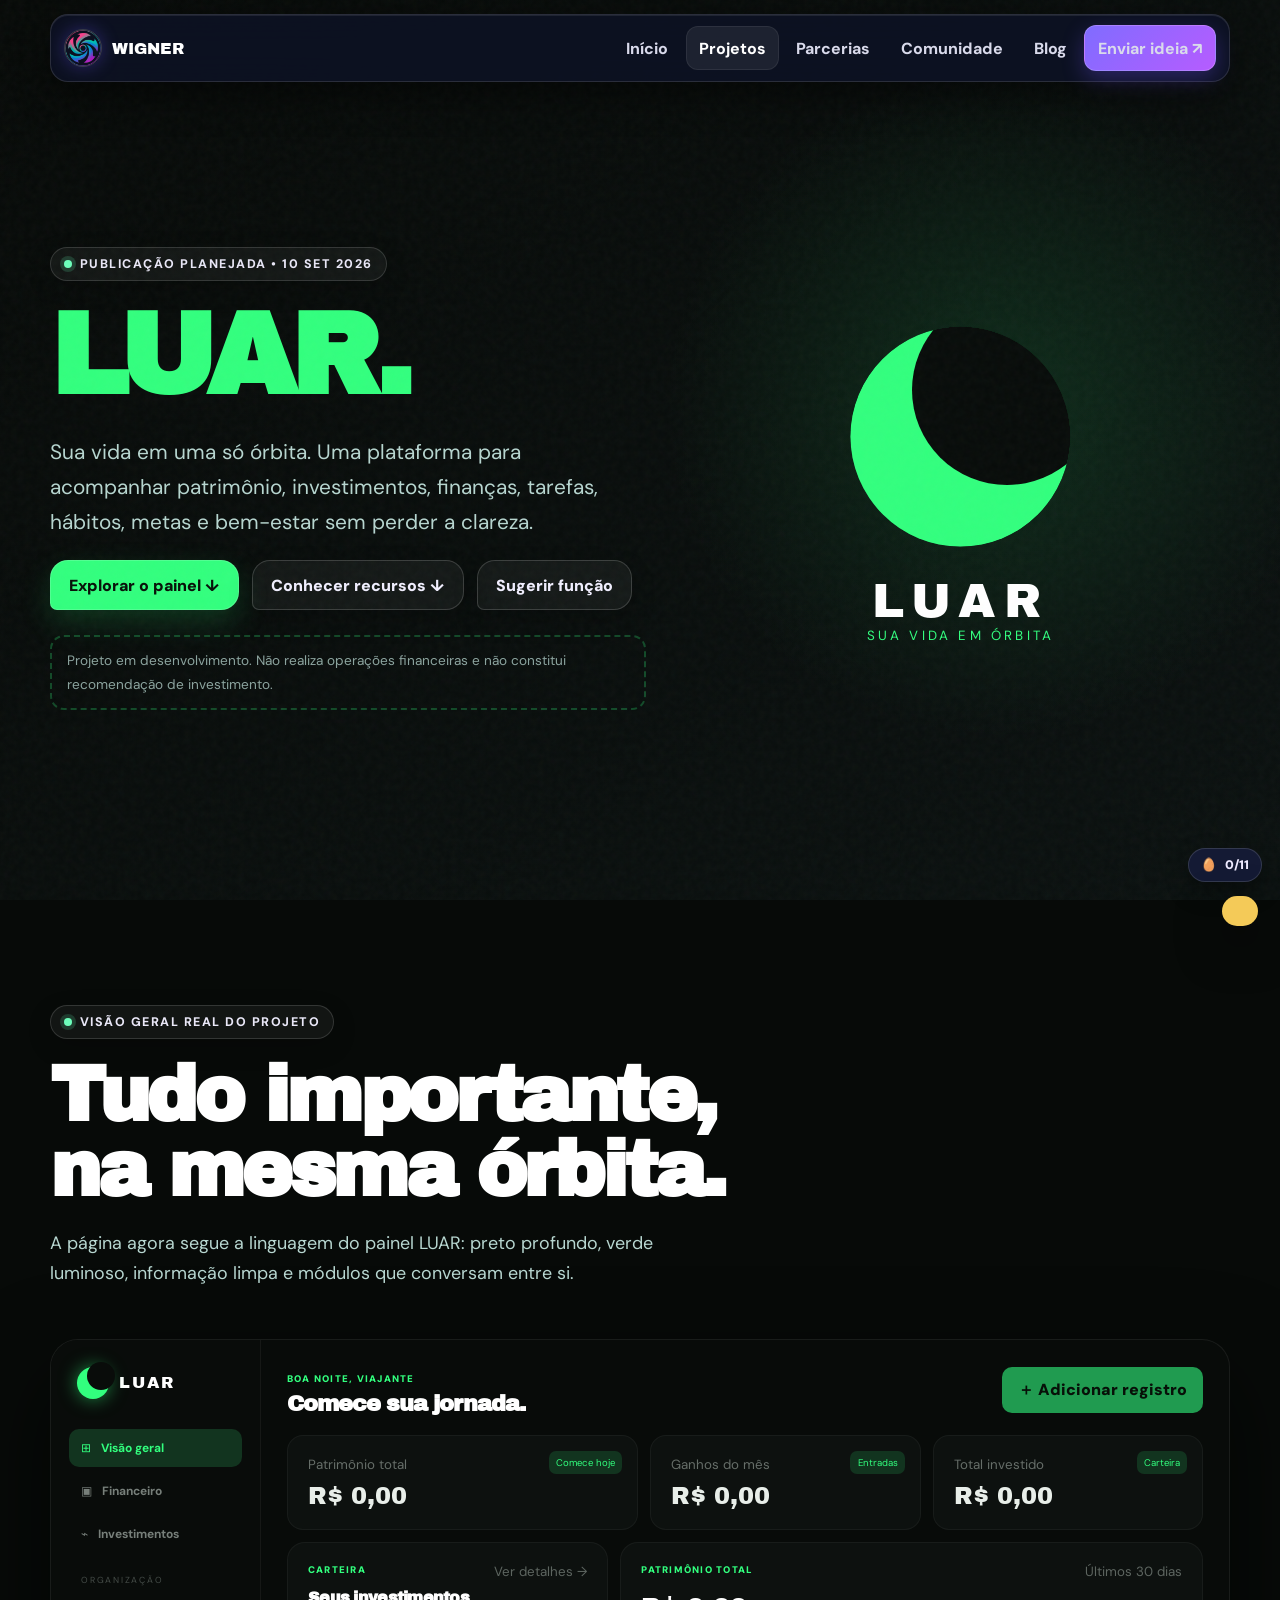
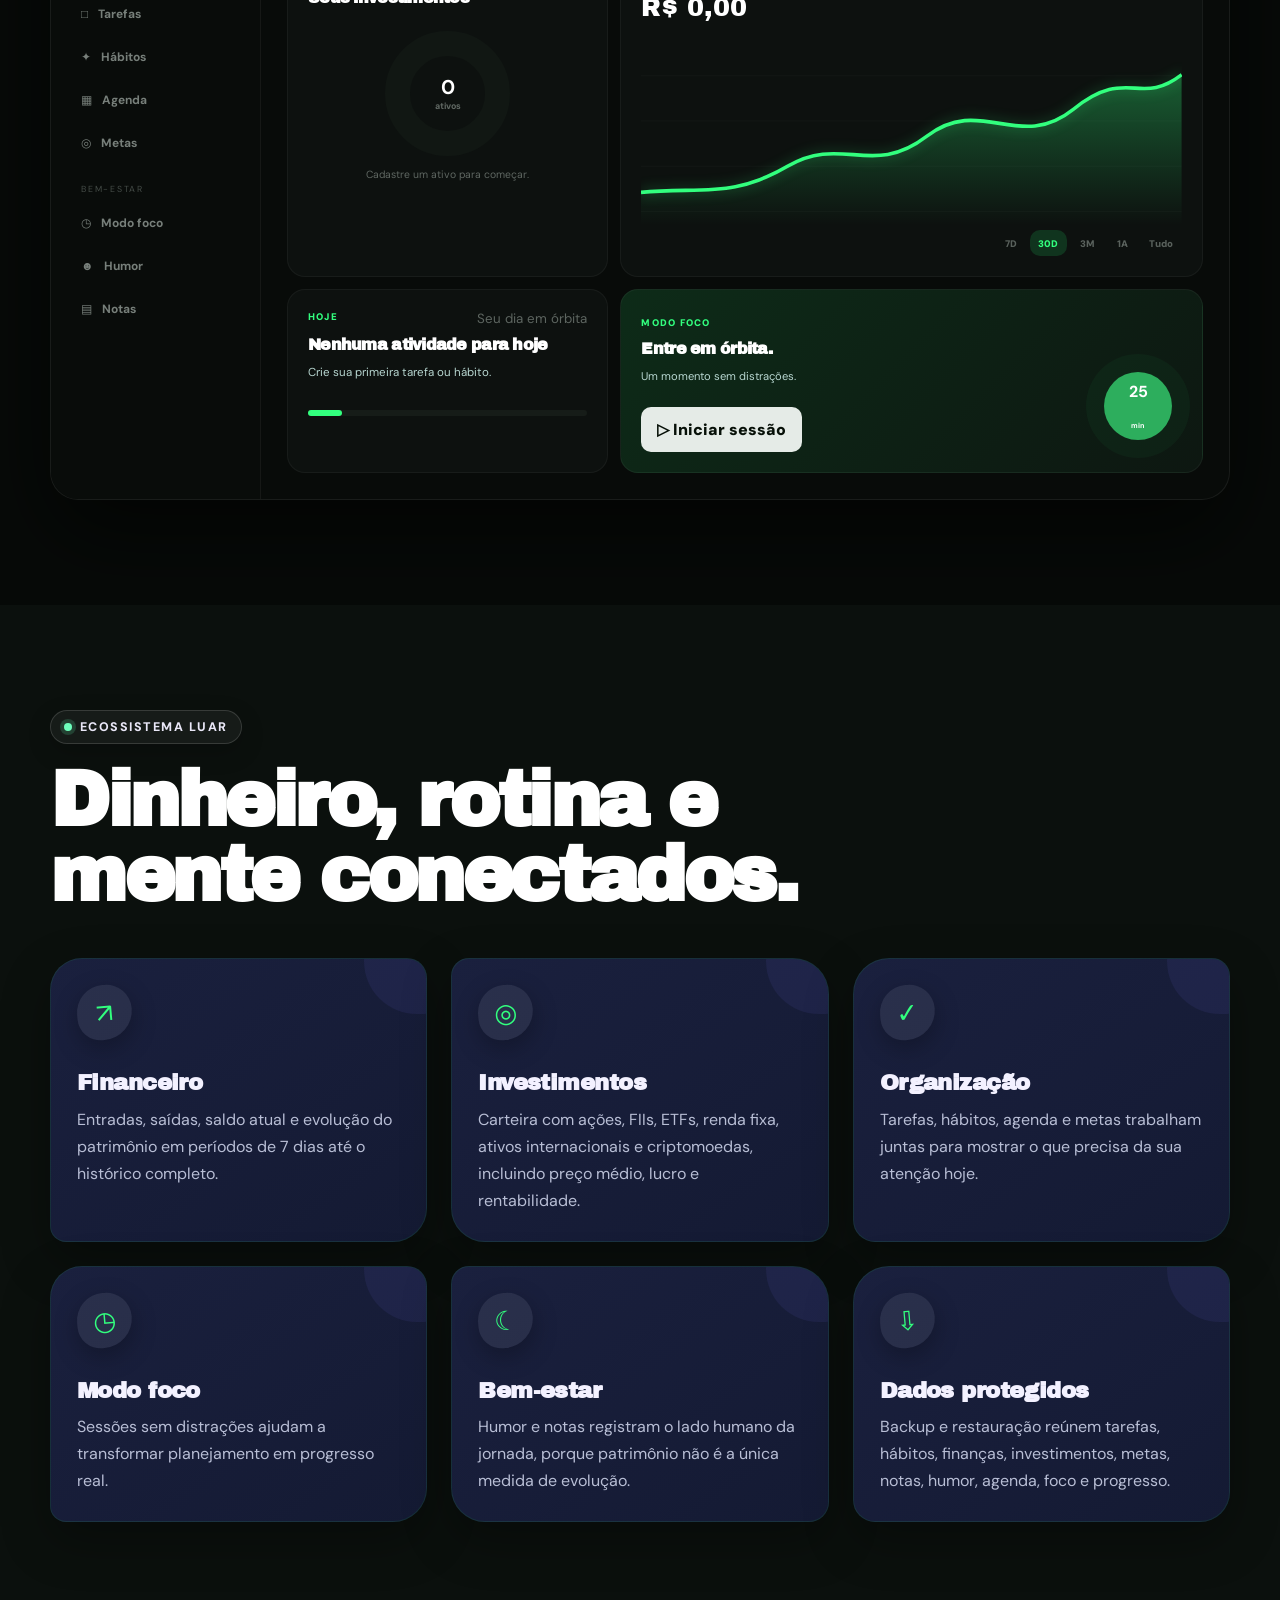
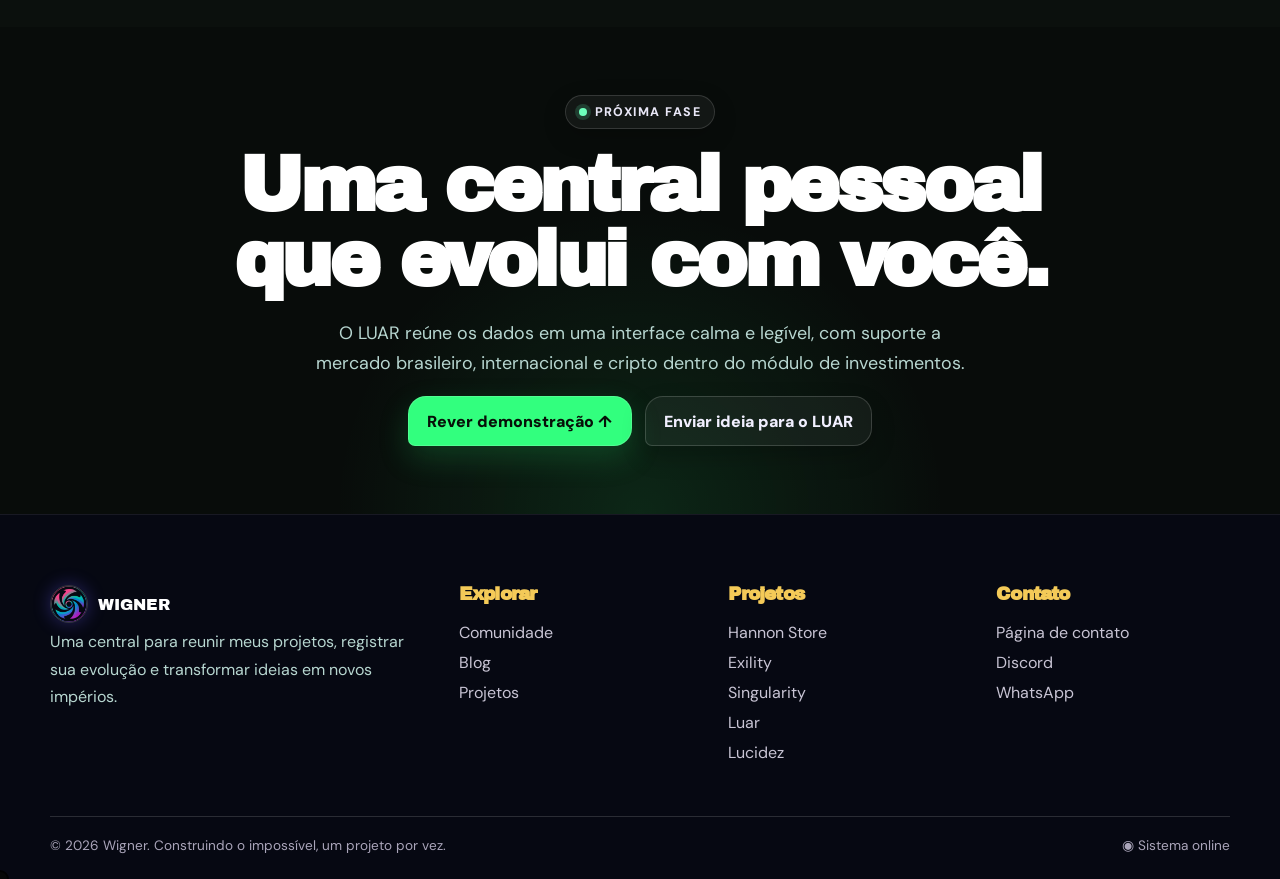
<file: pages/luar.html>
<!doctype html><html lang="pt-BR"><head><meta charset="utf-8"><meta name="viewport" content="width=device-width,initial-scale=1"><meta name="description" content="Luar — finanças, investimentos, organização e bem-estar em uma única órbita."><title>Luar — Wigner</title><link rel="icon" href="../assets/icon/wignerico.ico"><link rel="stylesheet" href="../css/styles.css"></head><body class="theme-lunar themed" data-root=".." data-page="projetos" data-project="Luar"><div data-header></div><main>
<section class="page-hero luar-hero"><div class="container hero-grid"><div class="reveal"><span class="eyebrow">Publicação planejada • 10 SET 2026</span><h1 data-egg="title"><span class="luar-green">LUAR.</span></h1><p class="hero-copy">Sua vida em uma só órbita. Uma plataforma para acompanhar patrimônio, investimentos, finanças, tarefas, hábitos, metas e bem-estar sem perder a clareza.</p><div class="button-row"><a class="button luar-primary" href="#painel">Explorar o painel ↓</a><a class="button secondary" href="#recursos">Conhecer recursos ↓</a><button class="button secondary" data-open-ideas data-idea-project="Luar">Sugerir função</button></div><p class="disclaimer luar-disclaimer">Projeto em desenvolvimento. Não realiza operações financeiras e não constitui recomendação de investimento.</p></div><div class="luar-orbit-mark reveal" data-egg="planet"><span></span><strong>LUAR</strong><small>SUA VIDA EM ÓRBITA</small></div></div></section>
<section class="section luar-panel-section" id="painel"><div class="container"><span class="eyebrow">Visão geral real do projeto</span><h2 class="section-title">Tudo importante,<br>na mesma órbita.</h2><p class="section-lead">A página agora segue a linguagem do painel LUAR: preto profundo, verde luminoso, informação limpa e módulos que conversam entre si.</p>
<div class="luar-dashboard reveal"><aside class="luar-sidebar"><div class="luar-mini-logo"><i></i><b>LUAR</b></div><nav><span class="active">⊞ <b>Visão geral</b></span><span>▣ <b>Financeiro</b></span><span>⌁ <b>Investimentos</b></span><small>ORGANIZAÇÃO</small><span>□ <b>Tarefas</b></span><span>✦ <b>Hábitos</b></span><span>▦ <b>Agenda</b></span><span>◎ <b>Metas</b></span><small>BEM-ESTAR</small><span>◷ <b>Modo foco</b></span><span>☻ <b>Humor</b></span><span>▤ <b>Notas</b></span></nav></aside>
<div class="luar-workspace"><header><div><small>BOA NOITE, VIAJANTE</small><h3>Comece sua jornada.</h3></div><button>＋ Adicionar registro</button></header><div class="luar-kpis"><article><small>Patrimônio total</small><strong>R$ 0,00</strong><em>Comece hoje</em></article><article><small>Ganhos do mês</small><strong>R$ 0,00</strong><em class="up">Entradas</em></article><article><small>Total investido</small><strong>R$ 0,00</strong><em>Carteira</em></article></div>
<div class="luar-dashboard-grid"><article class="luar-module portfolio"><div class="module-head"><span>CARTEIRA</span><small>Ver detalhes →</small></div><h3>Seus investimentos</h3><div class="luar-donut"><b>0<small>ativos</small></b></div><p>Cadastre um ativo para começar.</p></article><article class="luar-module wealth"><div class="module-head"><span>PATRIMÔNIO TOTAL</span><small id="luarPeriodLabel">Últimos 30 dias</small></div><strong>R$ 0,00</strong><svg viewBox="0 0 700 210" preserveAspectRatio="none" aria-label="Gráfico demonstrativo de evolução patrimonial"><defs><linearGradient id="luarArea" x1="0" x2="0" y1="0" y2="1"><stop stop-color="#32ff7e" stop-opacity=".32"/><stop offset="1" stop-color="#32ff7e" stop-opacity="0"/></linearGradient></defs><path class="luar-grid-line" d="M0 45H700M0 95H700M0 145H700M0 195H700"/><path class="luar-chart-area" d="M0 174C80 168 120 180 190 145S300 158 370 112 490 130 560 82 645 80 700 44L700 210L0 210Z"/><path class="luar-chart-line" d="M0 174C80 168 120 180 190 145S300 158 370 112 490 130 560 82 645 80 700 44"/></svg><div class="luar-periods"><button data-luar-period="7D">7D</button><button class="active" data-luar-period="30D">30D</button><button data-luar-period="3M">3M</button><button data-luar-period="1A">1A</button><button data-luar-period="Tudo">Tudo</button></div></article><article class="luar-module day"><div class="module-head"><span>HOJE</span><small>Seu dia em órbita</small></div><h3>Nenhuma atividade para hoje</h3><p>Crie sua primeira tarefa ou hábito.</p><div class="luar-progress"><i></i></div></article><article class="luar-module focus"><span>MODO FOCO</span><h3>Entre em órbita.</h3><p>Um momento sem distrações.</p><button>▷ Iniciar sessão</button><b>25<small>min</small></b></article></div></div></div></div></section>
<section class="section luar-features" id="recursos"><div class="container"><span class="eyebrow">Ecossistema LUAR</span><h2 class="section-title">Dinheiro, rotina e mente conectados.</h2><div class="grid three luar-feature-grid"><article class="card reveal"><div class="icon">↗</div><h3>Financeiro</h3><p>Entradas, saídas, saldo atual e evolução do patrimônio em períodos de 7 dias até o histórico completo.</p></article><article class="card reveal"><div class="icon">◎</div><h3>Investimentos</h3><p>Carteira com ações, FIIs, ETFs, renda fixa, ativos internacionais e criptomoedas, incluindo preço médio, lucro e rentabilidade.</p></article><article class="card reveal"><div class="icon">✓</div><h3>Organização</h3><p>Tarefas, hábitos, agenda e metas trabalham juntas para mostrar o que precisa da sua atenção hoje.</p></article><article class="card reveal"><div class="icon">◷</div><h3>Modo foco</h3><p>Sessões sem distrações ajudam a transformar planejamento em progresso real.</p></article><article class="card reveal"><div class="icon">☾</div><h3>Bem-estar</h3><p>Humor e notas registram o lado humano da jornada, porque patrimônio não é a única medida de evolução.</p></article><article class="card reveal"><div class="icon">⇩</div><h3>Dados protegidos</h3><p>Backup e restauração reúnem tarefas, hábitos, finanças, investimentos, metas, notas, humor, agenda, foco e progresso.</p></article></div></div></section>
<section class="section compact luar-cta"><div class="container center"><span class="eyebrow">Próxima fase</span><h2 class="section-title center">Uma central pessoal que evolui com você.</h2><p class="section-lead center">O LUAR reúne os dados em uma interface calma e legível, com suporte a mercado brasileiro, internacional e cripto dentro do módulo de investimentos.</p><div class="button-row" style="justify-content:center"><a class="button luar-primary" href="#painel">Rever demonstração ↑</a><button class="button secondary" data-open-ideas data-idea-project="Luar">Enviar ideia para o LUAR</button></div></div></section>
</main><div data-footer></div><script src="../js/site.js"></script></body></html>
</file>
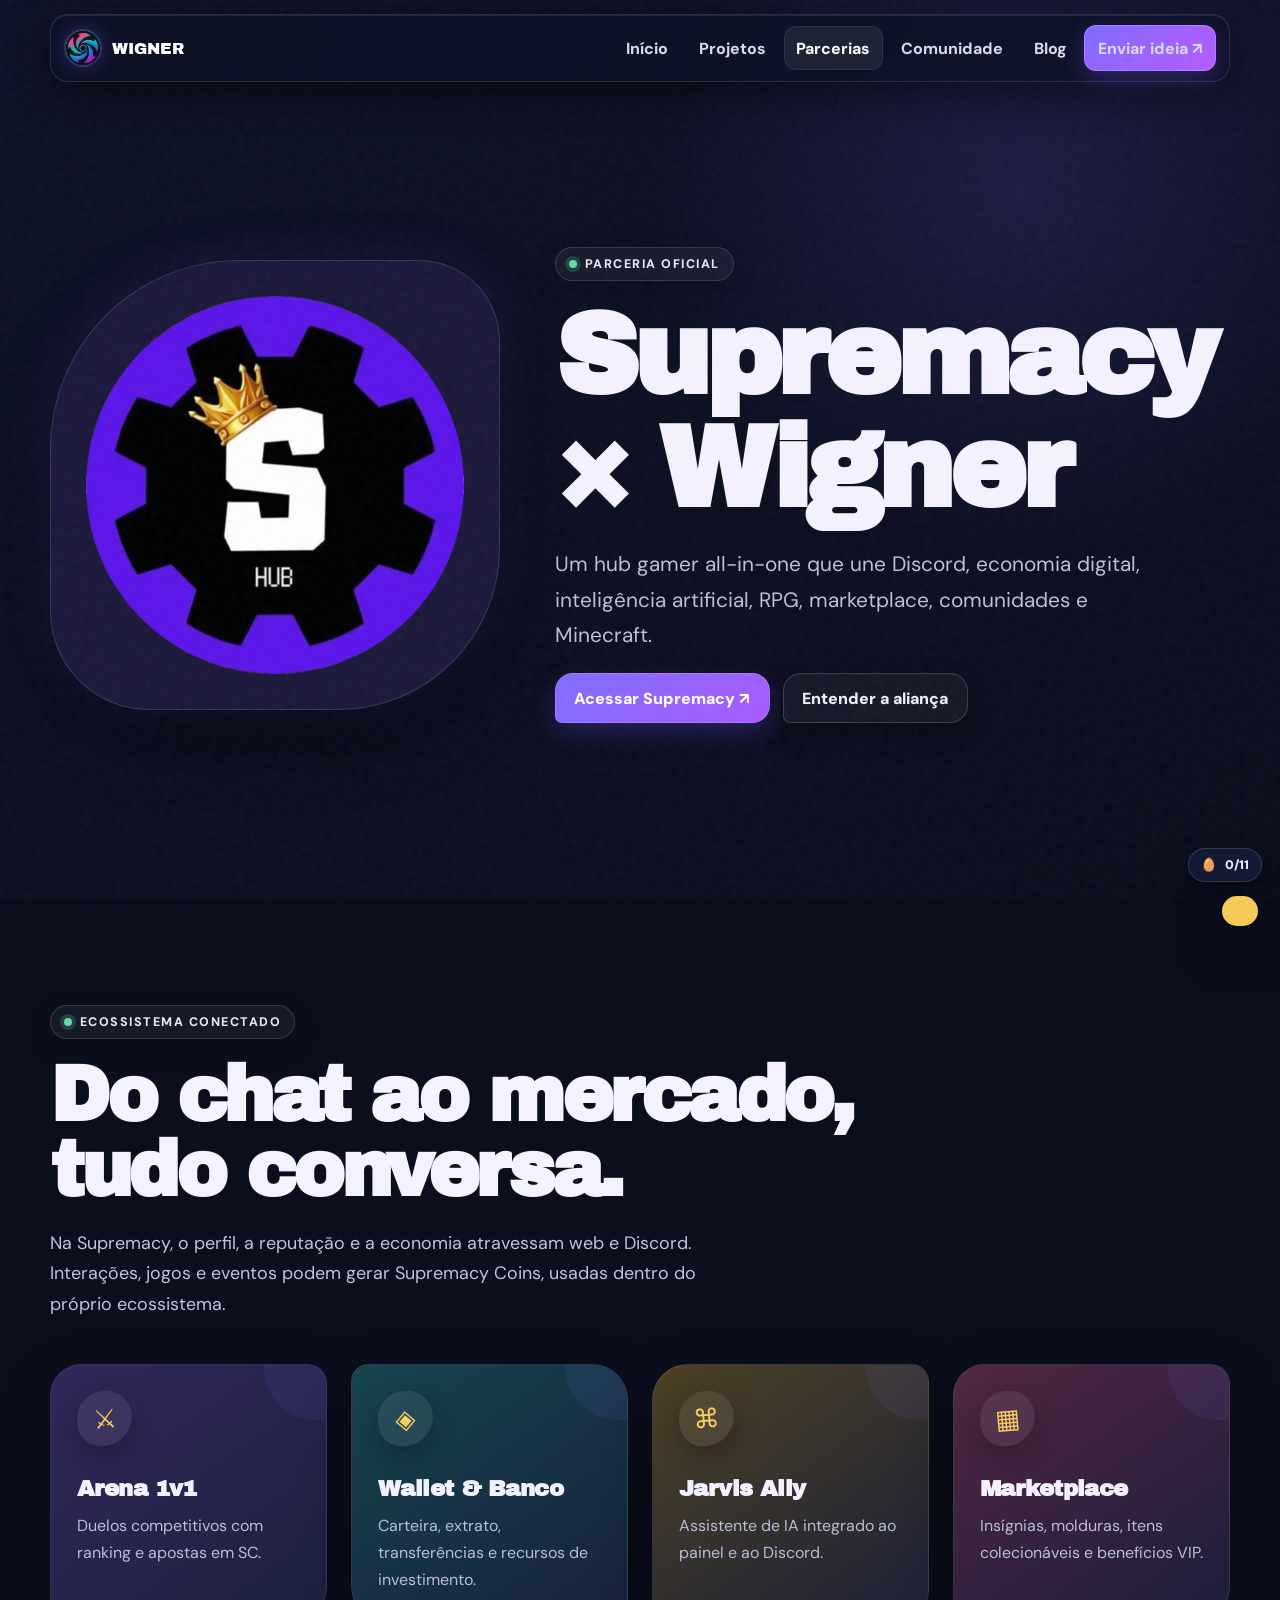
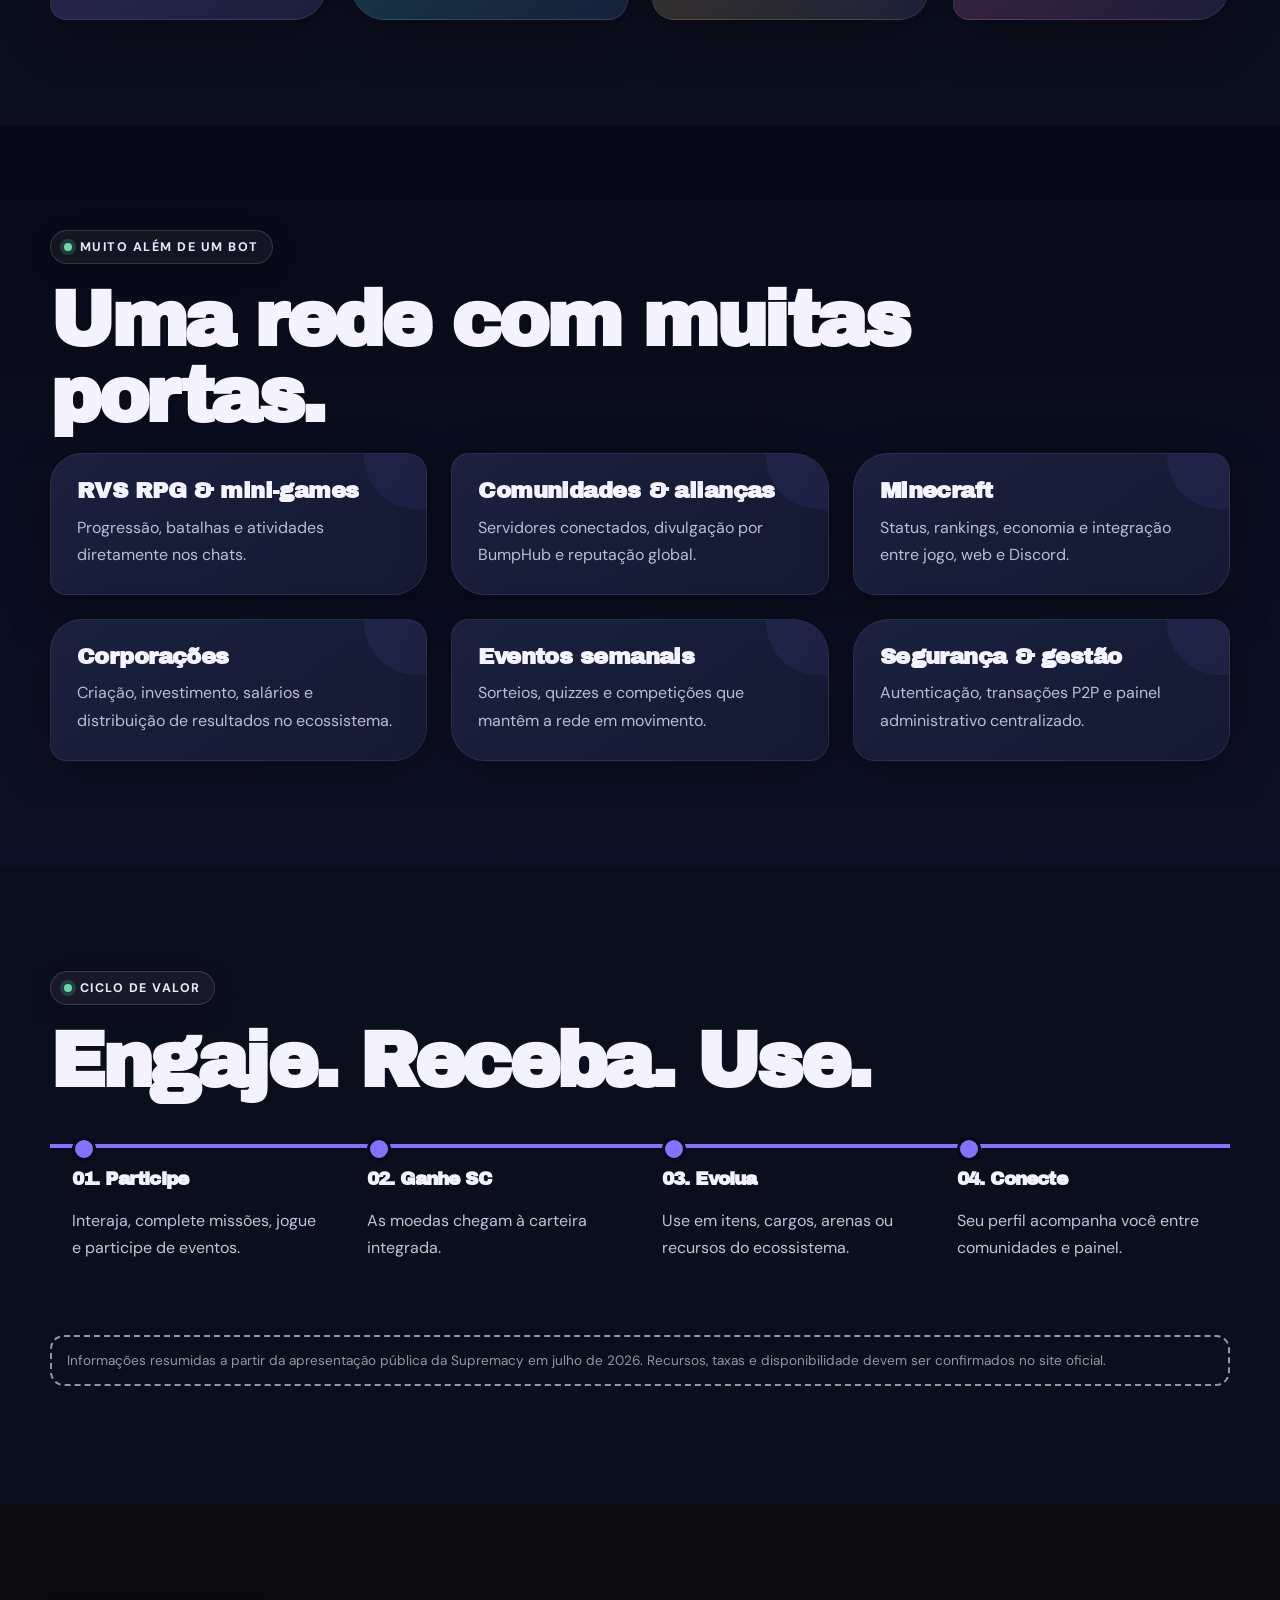
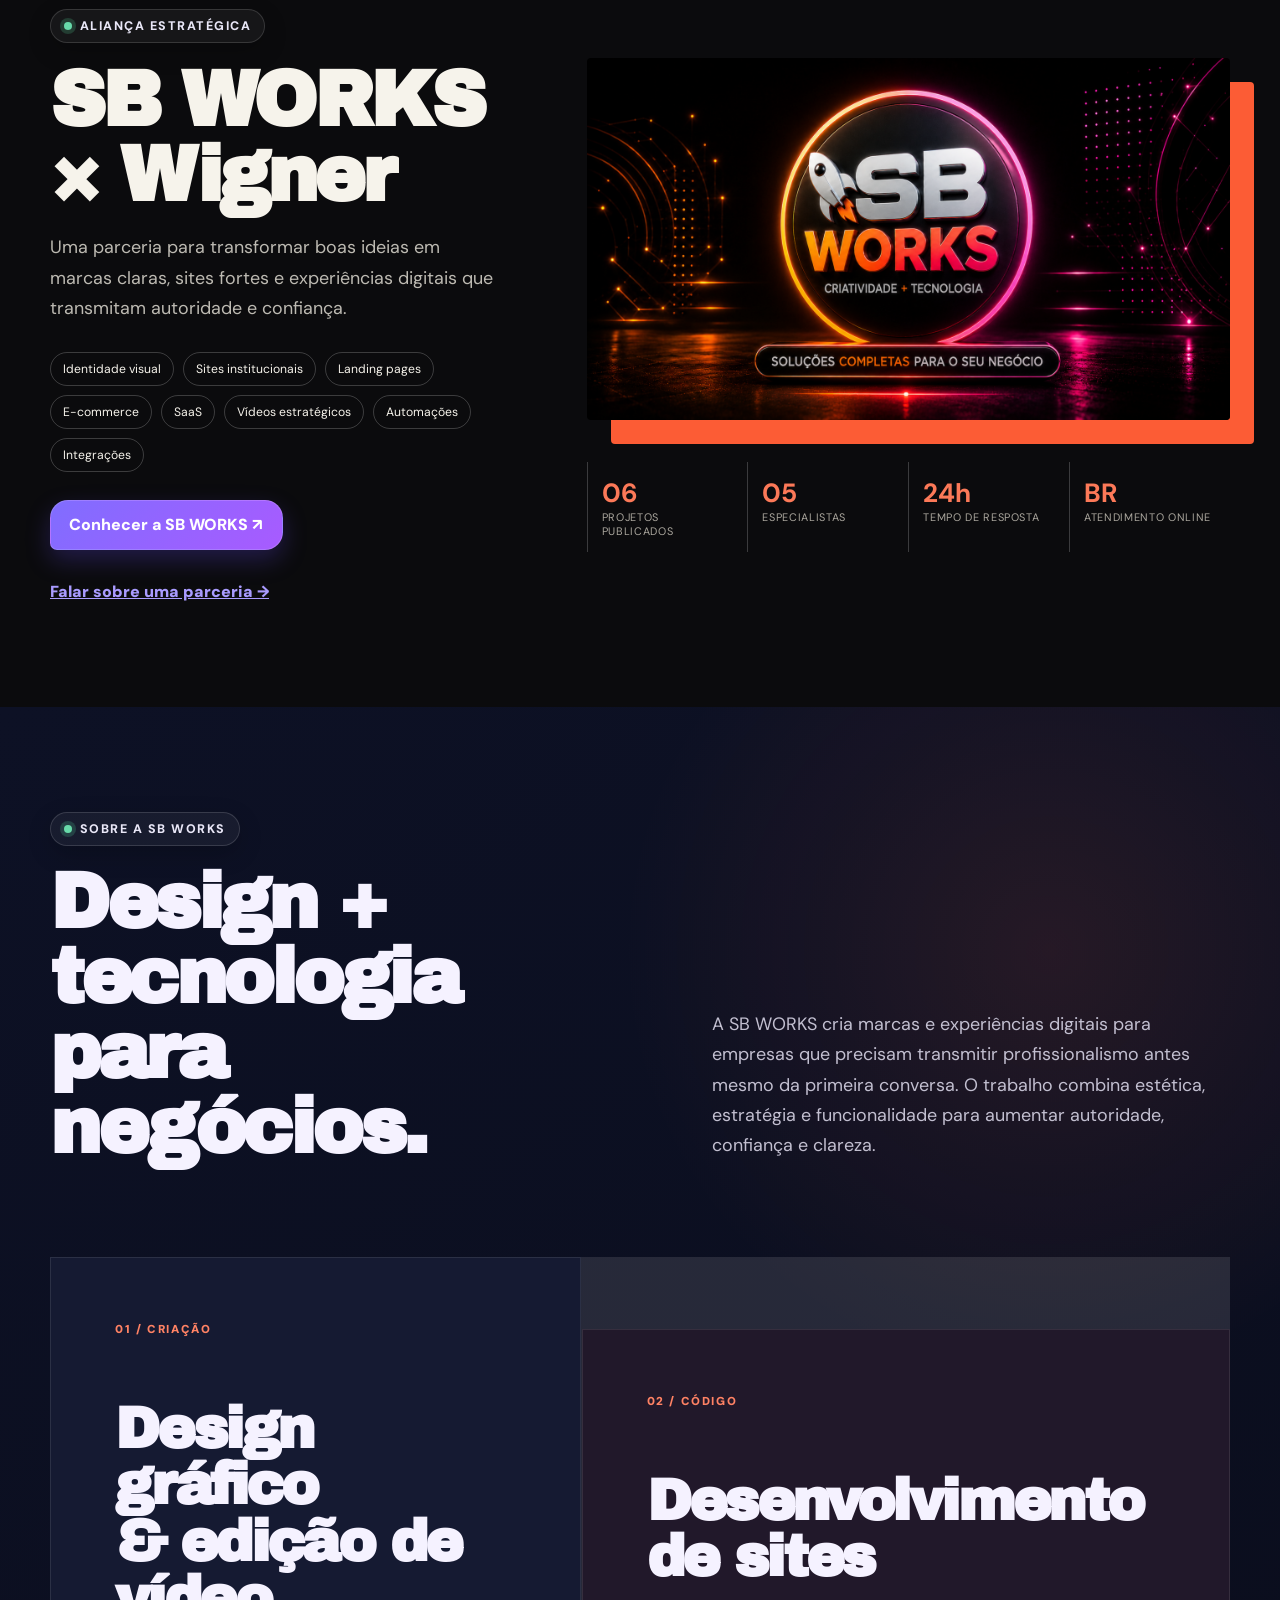
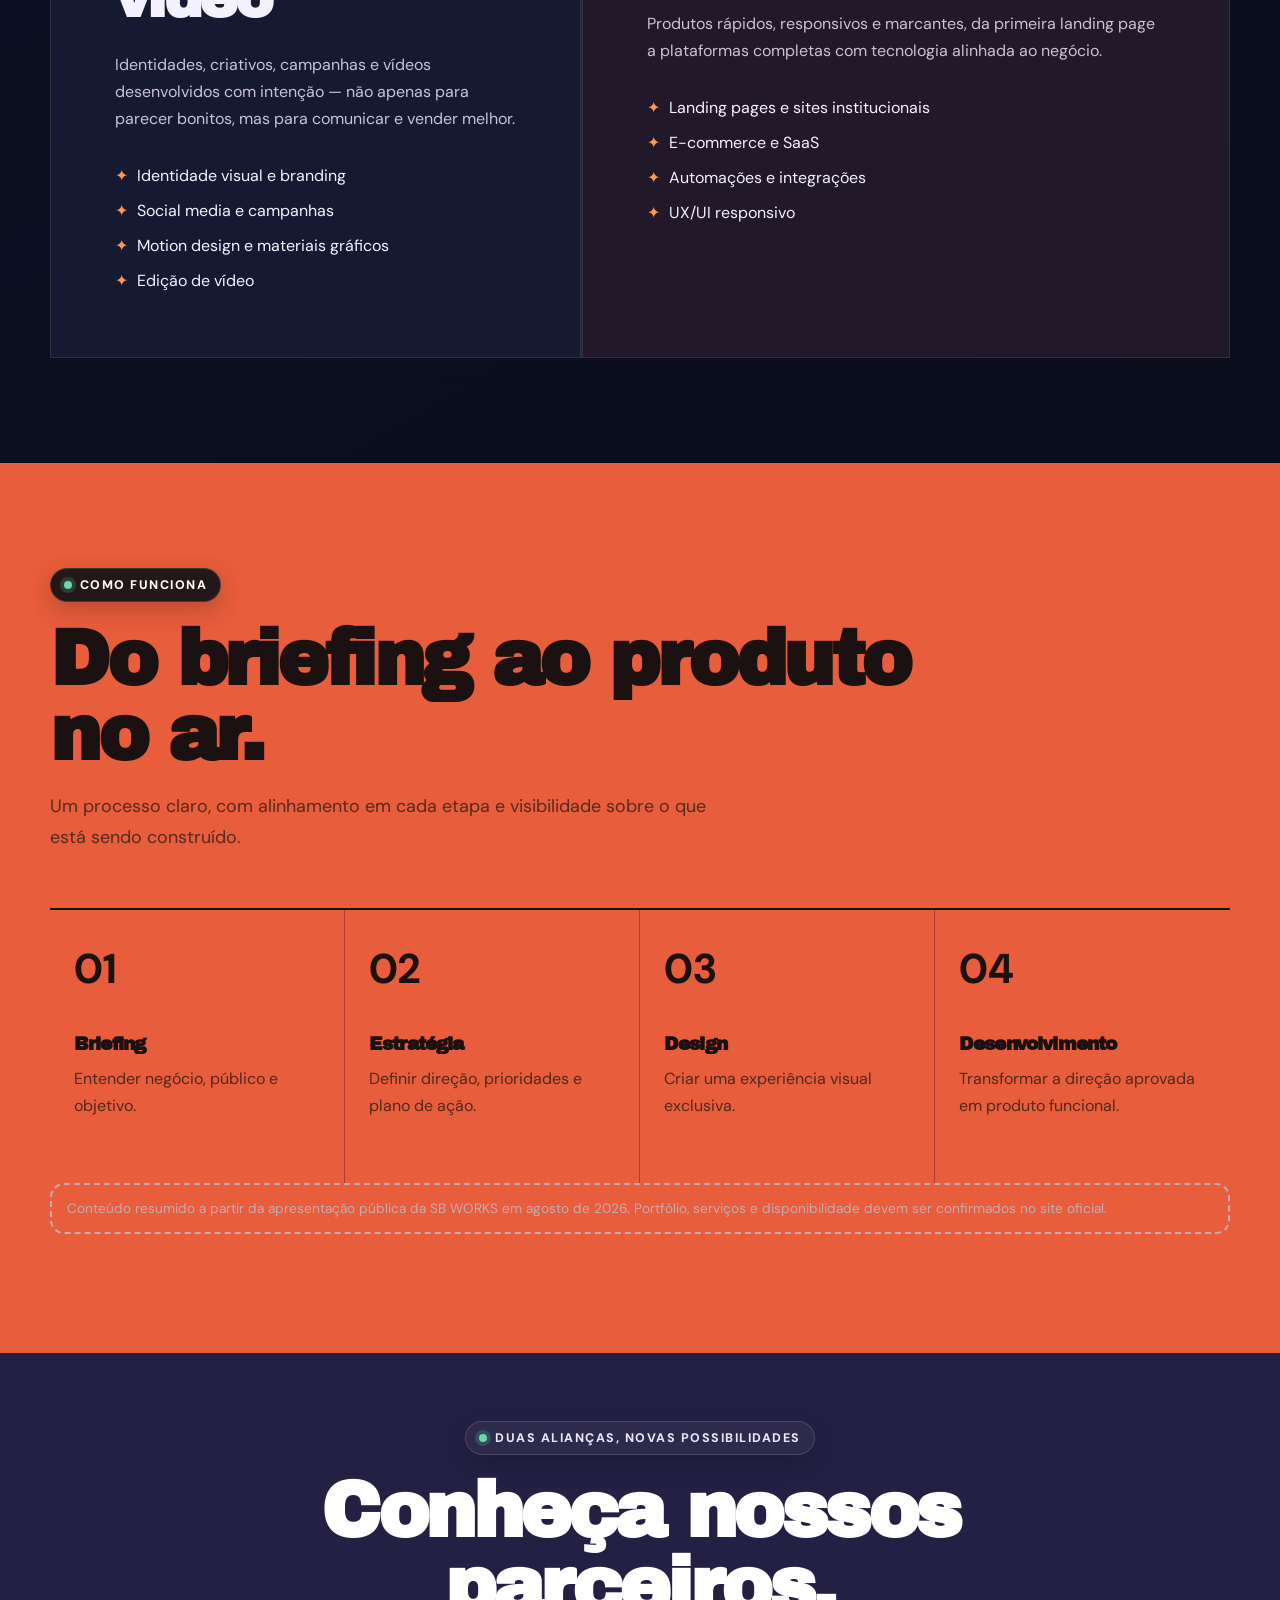
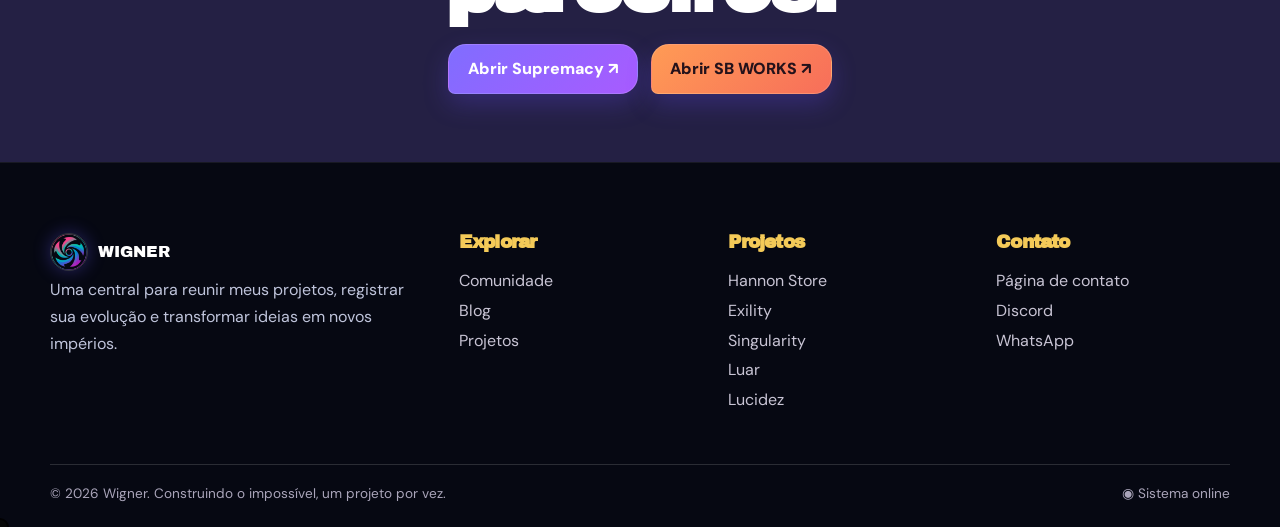
<file: pages/parcerias.html>
<!doctype html><html lang="pt-BR"><head><meta charset="utf-8"><meta name="viewport" content="width=device-width,initial-scale=1"><meta name="description" content="Parcerias Wigner — Supremacy e a aliança estratégica com a SB WORKS."><title>Parcerias — Wigner, Supremacy e SB WORKS</title><link rel="icon" href="../assets/icon/wignerico.ico"><link rel="stylesheet" href="../css/styles.css"></head><body data-root=".." data-page="parcerias"><div data-header></div><main>
<section class="page-hero dark-section"><div class="container partner-feature"><div class="partner-logo tilt reveal"><img src="../assets/img/supremacylogo.png" alt="Logo Supremacy"></div><div class="reveal"><span class="eyebrow">Parceria oficial</span><h1 data-egg="title">Supremacy<br>× Wigner</h1><p class="hero-copy">Um hub gamer all-in-one que une Discord, economia digital, inteligência artificial, RPG, marketplace, comunidades e Minecraft.</p><div class="button-row"><a class="button" href="https://supremacyhub.site" target="_blank" rel="noopener">Acessar Supremacy ↗</a><a class="button secondary" href="#ecossistema">Entender a aliança</a></div></div></div></section>
<section class="section" id="ecossistema"><div class="container"><span class="eyebrow">Ecossistema conectado</span><h2 class="section-title reveal">Do chat ao mercado, tudo conversa.</h2><p class="section-lead">Na Supremacy, o perfil, a reputação e a economia atravessam web e Discord. Interações, jogos e eventos podem gerar Supremacy Coins, usadas dentro do próprio ecossistema.</p><div class="grid four" style="margin-top:45px"><article class="card purple reveal"><div class="icon">⚔</div><h3>Arena 1v1</h3><p>Duelos competitivos com ranking e apostas em SC.</p></article><article class="card cyan reveal"><div class="icon">◈</div><h3>Wallet & Banco</h3><p>Carteira, extrato, transferências e recursos de investimento.</p></article><article class="card yellow reveal"><div class="icon">⌘</div><h3>Jarvis Ally</h3><p>Assistente de IA integrado ao painel e ao Discord.</p></article><article class="card pink reveal"><div class="icon">▦</div><h3>Marketplace</h3><p>Insígnias, molduras, itens colecionáveis e benefícios VIP.</p></article></div></div></section>
<section class="section dark-section"><div class="container"><span class="eyebrow">Muito além de um bot</span><h2 class="section-title">Uma rede com muitas portas.</h2><div class="grid three"><article class="card reveal"><h3>RVS RPG & mini-games</h3><p>Progressão, batalhas e atividades diretamente nos chats.</p></article><article class="card reveal"><h3>Comunidades & alianças</h3><p>Servidores conectados, divulgação por BumpHub e reputação global.</p></article><article class="card reveal"><h3>Minecraft</h3><p>Status, rankings, economia e integração entre jogo, web e Discord.</p></article><article class="card reveal"><h3>Corporações</h3><p>Criação, investimento, salários e distribuição de resultados no ecossistema.</p></article><article class="card reveal"><h3>Eventos semanais</h3><p>Sorteios, quizzes e competições que mantêm a rede em movimento.</p></article><article class="card reveal"><h3>Segurança & gestão</h3><p>Autenticação, transações P2P e painel administrativo centralizado.</p></article></div></div></section>
<section class="section"><div class="container"><span class="eyebrow">Ciclo de valor</span><h2 class="section-title">Engaje. Receba. Use.</h2><div class="timeline"><article class="timeline-item"><h3>01. Participe</h3><p>Interaja, complete missões, jogue e participe de eventos.</p></article><article class="timeline-item"><h3>02. Ganhe SC</h3><p>As moedas chegam à carteira integrada.</p></article><article class="timeline-item"><h3>03. Evolua</h3><p>Use em itens, cargos, arenas ou recursos do ecossistema.</p></article><article class="timeline-item"><h3>04. Conecte</h3><p>Seu perfil acompanha você entre comunidades e painel.</p></article></div><p class="disclaimer" style="margin-top:35px">Informações resumidas a partir da apresentação pública da Supremacy em julho de 2026. Recursos, taxas e disponibilidade devem ser confirmados no site oficial.</p></div></section>
<section class="section sbworks-alliance" id="sbworks"><div class="container sbworks-grid"><div class="sbworks-copy reveal"><span class="eyebrow">Aliança estratégica</span><h2 class="section-title">SB WORKS<br>× Wigner</h2><p class="section-lead">Uma parceria para transformar boas ideias em marcas claras, sites fortes e experiências digitais que transmitam autoridade e confiança.</p><div class="sbworks-services"><span>Identidade visual</span><span>Sites institucionais</span><span>Landing pages</span><span>E-commerce</span><span>SaaS</span><span>Vídeos estratégicos</span><span>Automações</span><span>Integrações</span></div><div class="button-row"><a class="button" href="https://sbworks.com.br" target="_blank" rel="noopener">Conhecer a SB WORKS ↗</a><a class="text-action" href="../pages/contato.html">Falar sobre uma parceria →</a></div></div><div class="sbworks-visual reveal"><img src="../assets/img/sbworks-banner.webp" alt="Campanha visual da SB WORKS"><div class="sbworks-stats"><div><strong>06</strong><span>projetos publicados</span></div><div><strong>05</strong><span>especialistas</span></div><div><strong>24h</strong><span>tempo de resposta</span></div><div><strong>BR</strong><span>atendimento online</span></div></div></div></div></section>
<section class="section sbworks-depth dark-section"><div class="container"><div class="sbworks-depth-heading"><div><span class="eyebrow">Sobre a SB WORKS</span><h2 class="section-title">Design + tecnologia<br>para negócios.</h2></div><p class="section-lead">A SB WORKS cria marcas e experiências digitais para empresas que precisam transmitir profissionalismo antes mesmo da primeira conversa. O trabalho combina estética, estratégia e funcionalidade para aumentar autoridade, confiança e clareza.</p></div><div class="sbworks-duo"><article class="sbworks-capability reveal"><span>01 / CRIAÇÃO</span><h3>Design gráfico<br>& edição de vídeo</h3><p>Identidades, criativos, campanhas e vídeos desenvolvidos com intenção — não apenas para parecer bonitos, mas para comunicar e vender melhor.</p><ul class="clean-list"><li>Identidade visual e branding</li><li>Social media e campanhas</li><li>Motion design e materiais gráficos</li><li>Edição de vídeo</li></ul></article><article class="sbworks-capability web reveal"><span>02 / CÓDIGO</span><h3>Desenvolvimento<br>de sites</h3><p>Produtos rápidos, responsivos e marcantes, da primeira landing page a plataformas completas com tecnologia alinhada ao negócio.</p><ul class="clean-list"><li>Landing pages e sites institucionais</li><li>E-commerce e SaaS</li><li>Automações e integrações</li><li>UX/UI responsivo</li></ul></article></div></div></section>
<section class="section sbworks-process"><div class="container"><span class="eyebrow">Como funciona</span><h2 class="section-title">Do briefing ao produto no ar.</h2><p class="section-lead">Um processo claro, com alinhamento em cada etapa e visibilidade sobre o que está sendo construído.</p><div class="sbworks-process-grid"><article><b>01</b><h3>Briefing</h3><p>Entender negócio, público e objetivo.</p></article><article><b>02</b><h3>Estratégia</h3><p>Definir direção, prioridades e plano de ação.</p></article><article><b>03</b><h3>Design</h3><p>Criar uma experiência visual exclusiva.</p></article><article><b>04</b><h3>Desenvolvimento</h3><p>Transformar a direção aprovada em produto funcional.</p></article></div><p class="disclaimer">Conteúdo resumido a partir da apresentação pública da SB WORKS em agosto de 2026. Portfólio, serviços e disponibilidade devem ser confirmados no site oficial.</p></div></section>
<section class="section compact partnership-final"><div class="container center"><span class="eyebrow">Duas alianças, novas possibilidades</span><h2 class="section-title center">Conheça nossos parceiros.</h2><div class="button-row" style="justify-content:center"><a class="button" href="https://supremacyhub.site" target="_blank" rel="noopener">Abrir Supremacy ↗</a><a class="button orange" href="https://sbworks.com.br" target="_blank" rel="noopener">Abrir SB WORKS ↗</a></div></div></section>
</main><div data-footer></div><script src="../js/site.js"></script></body></html>
</file>
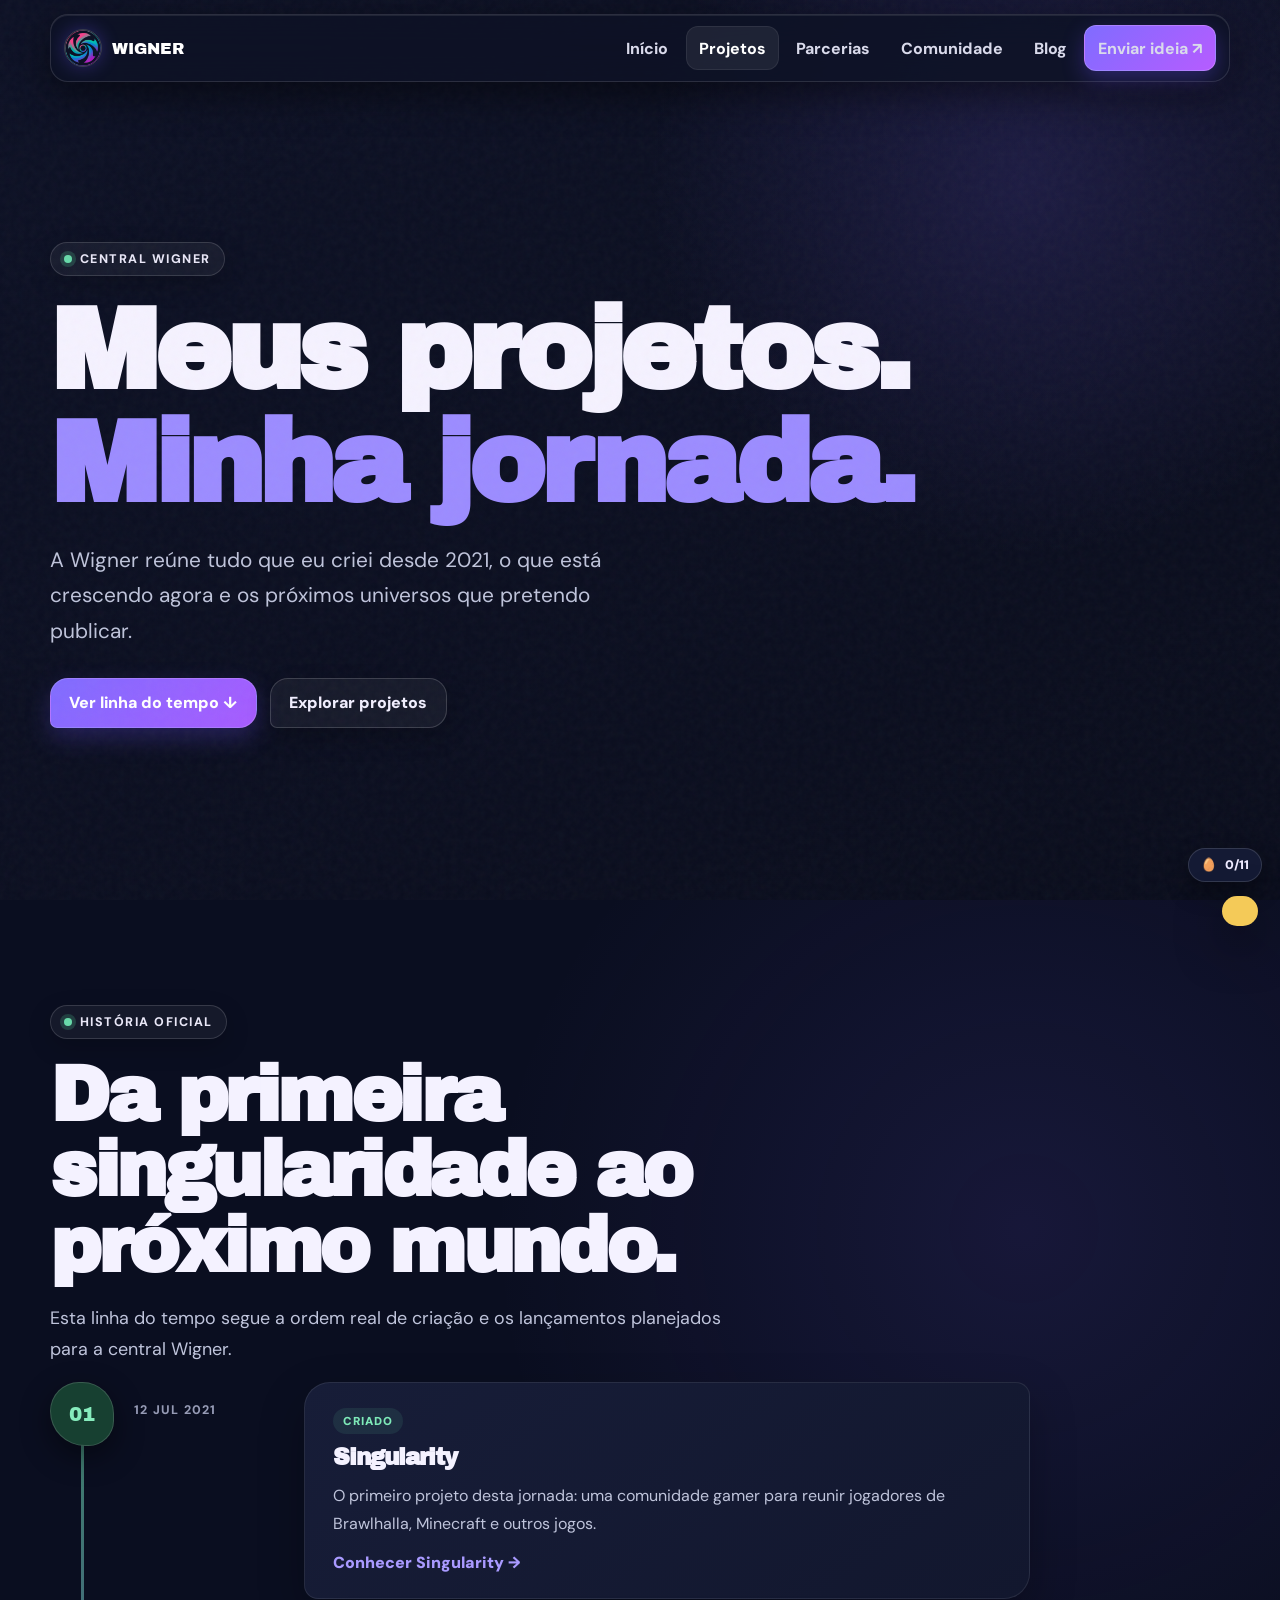
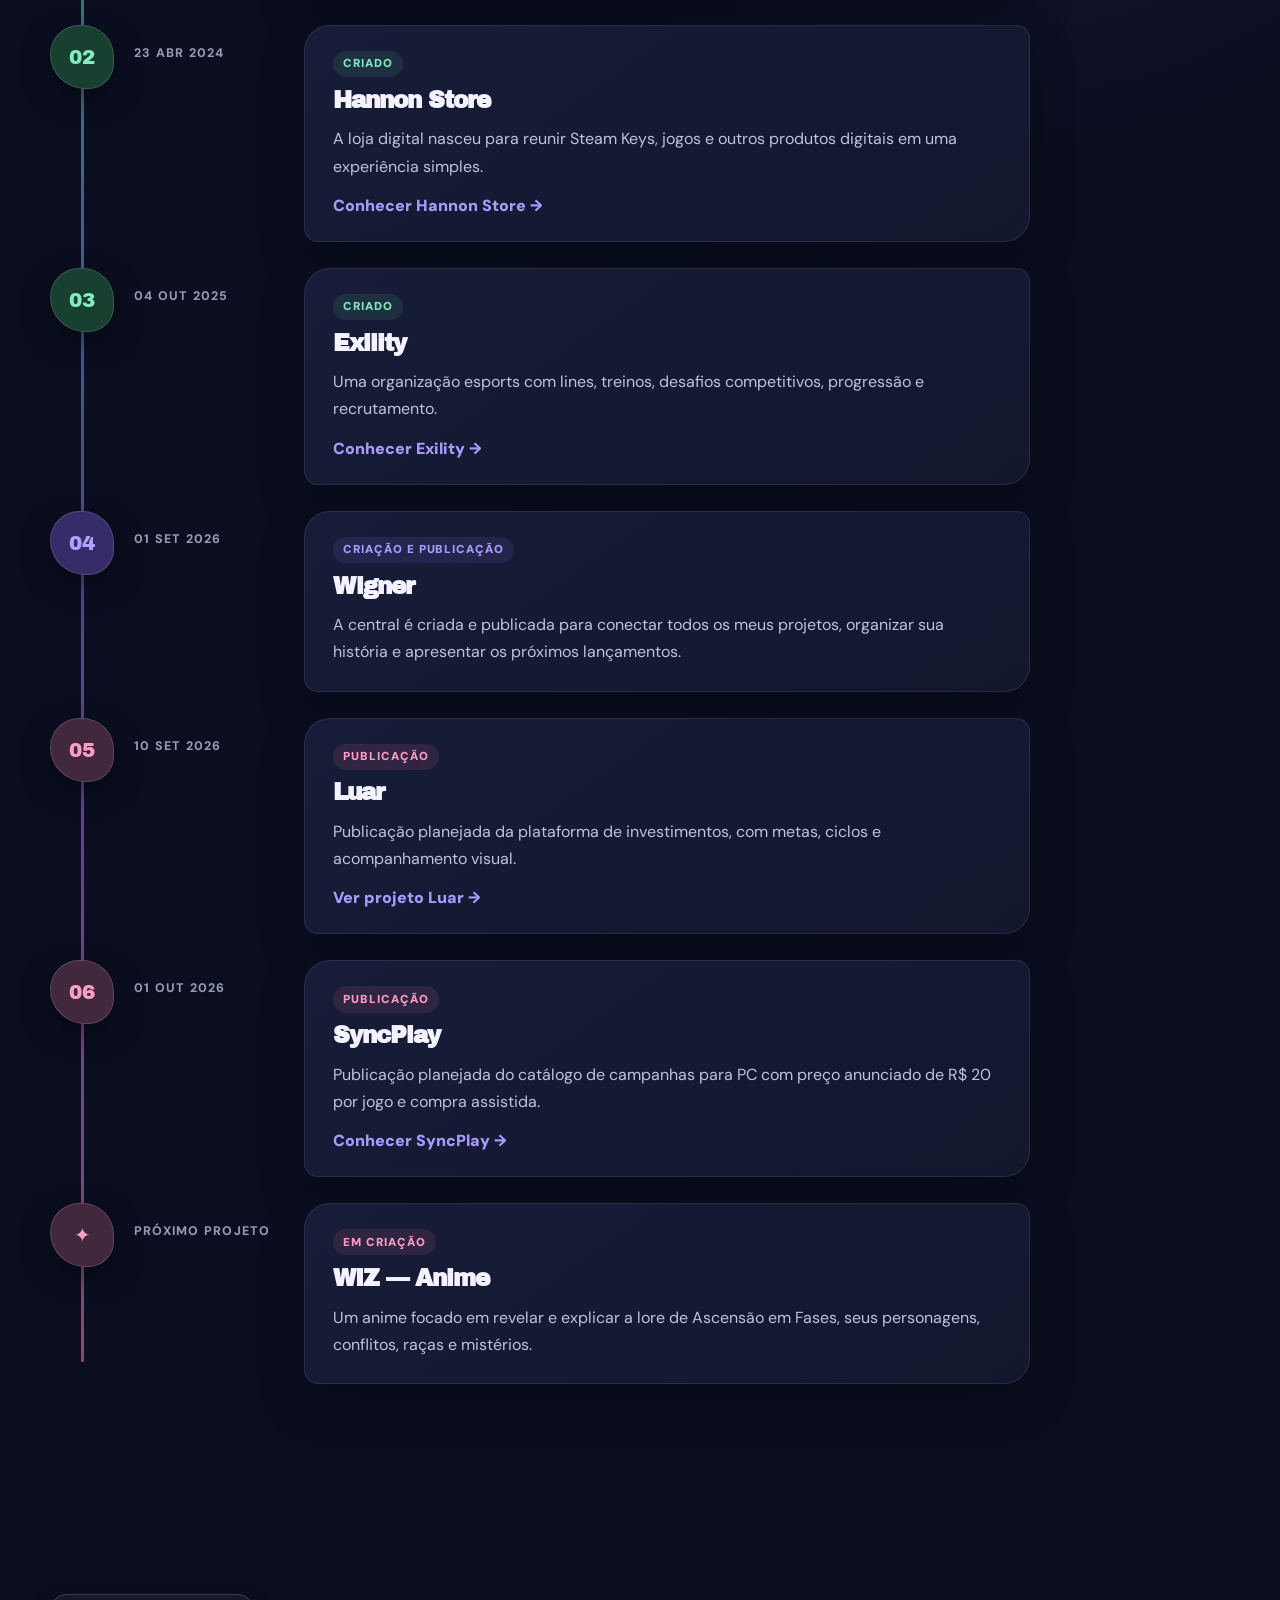
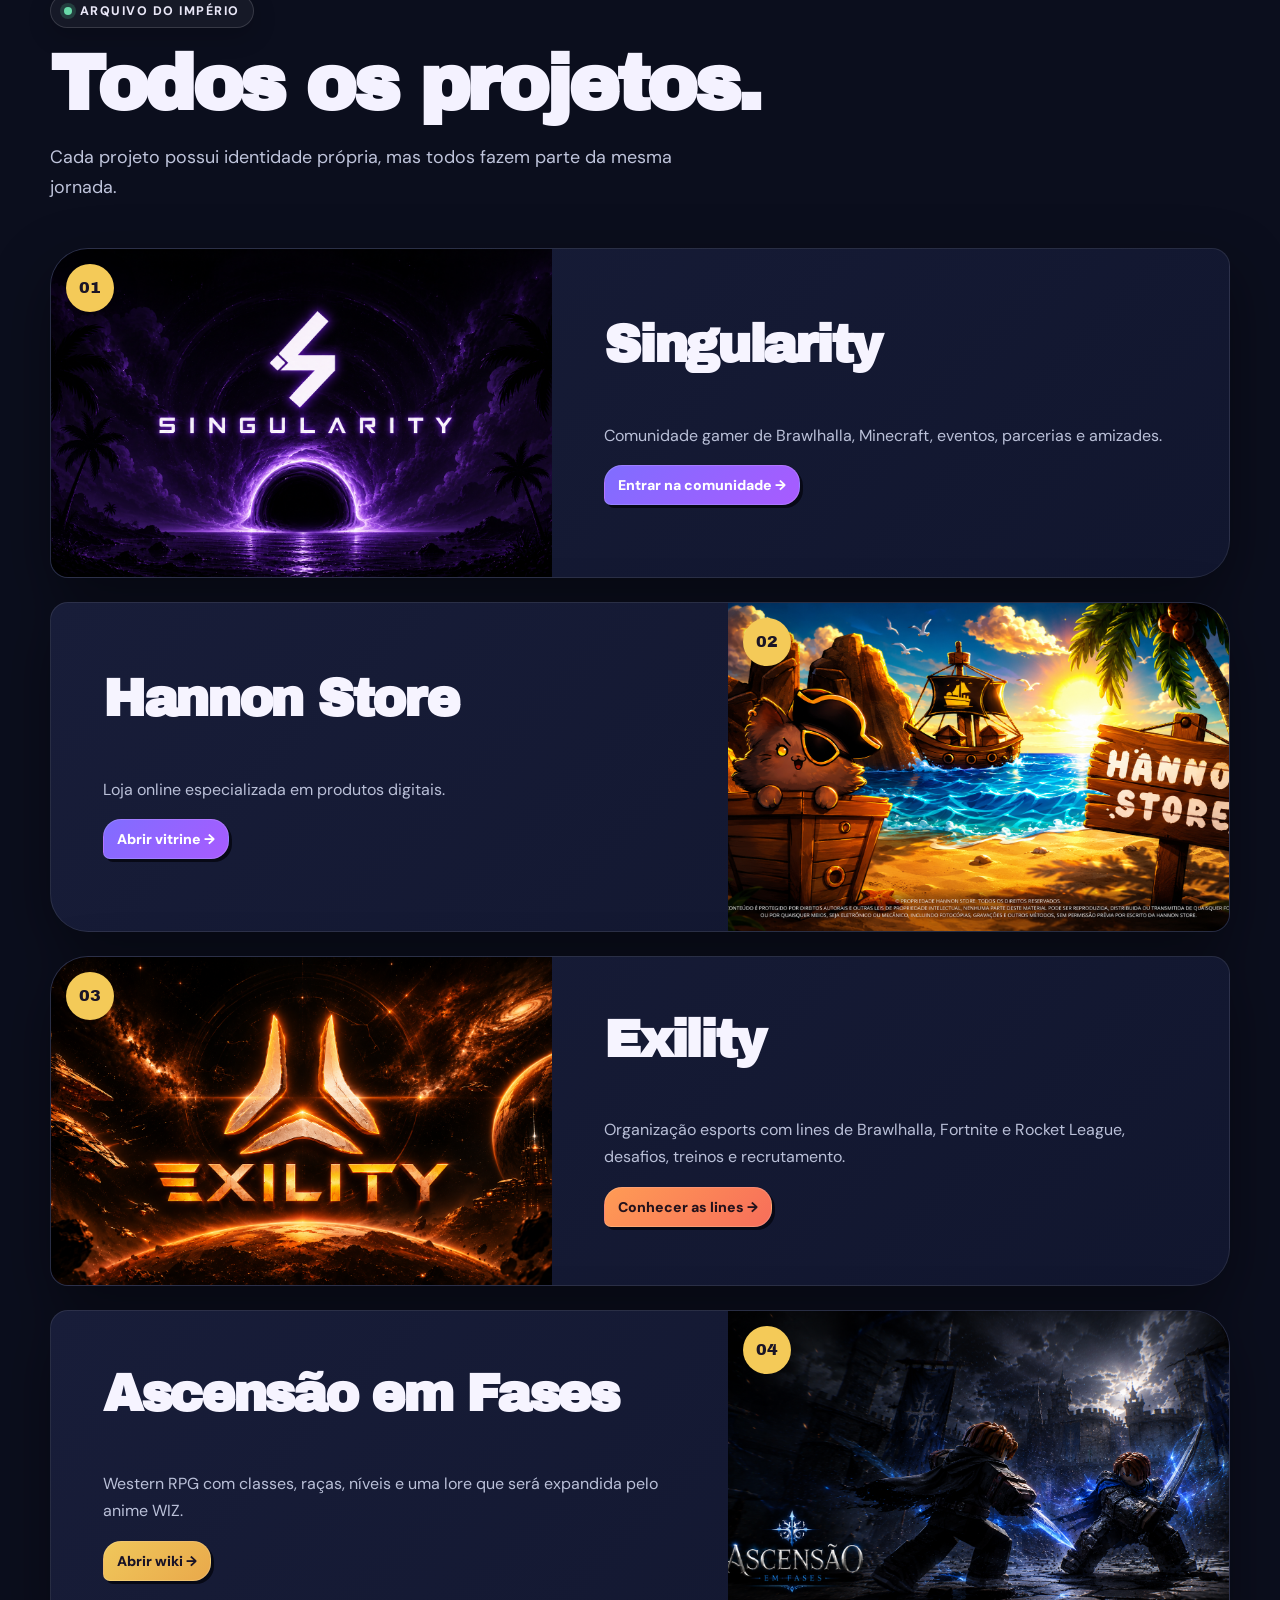
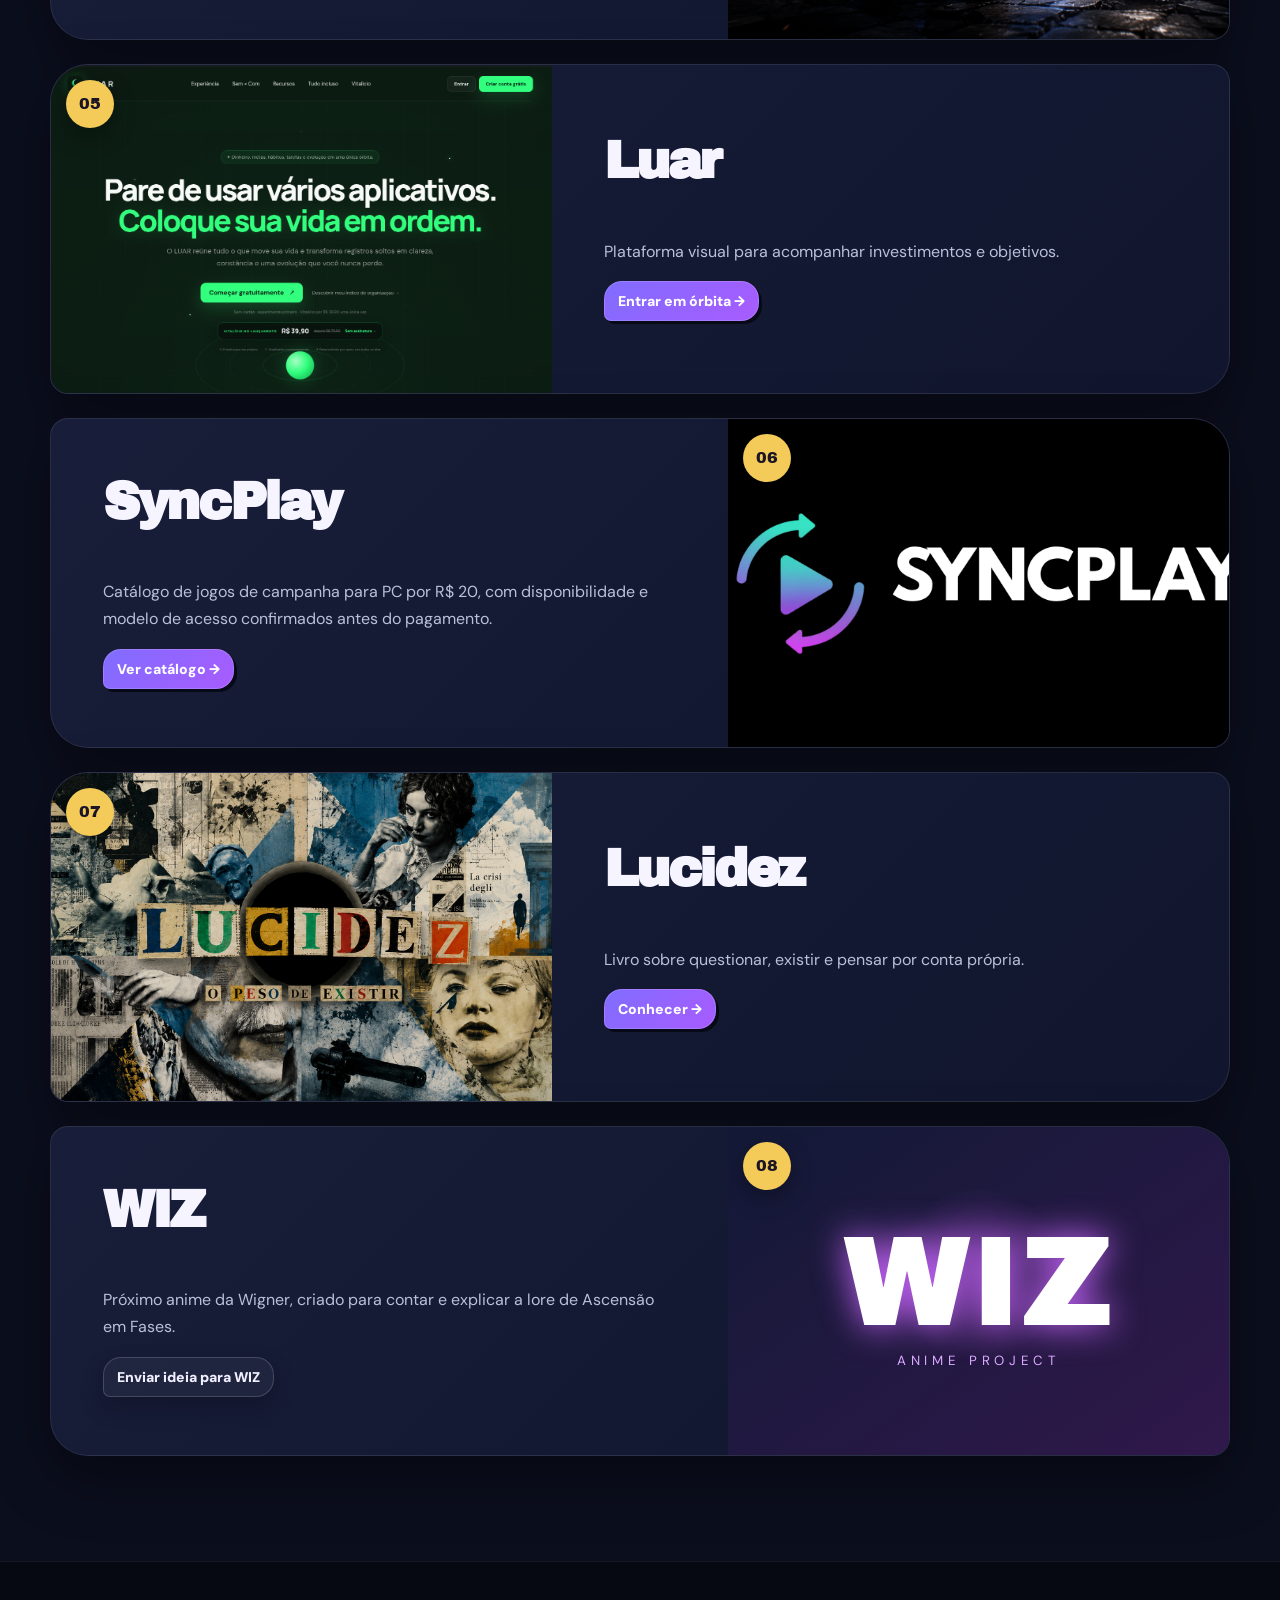
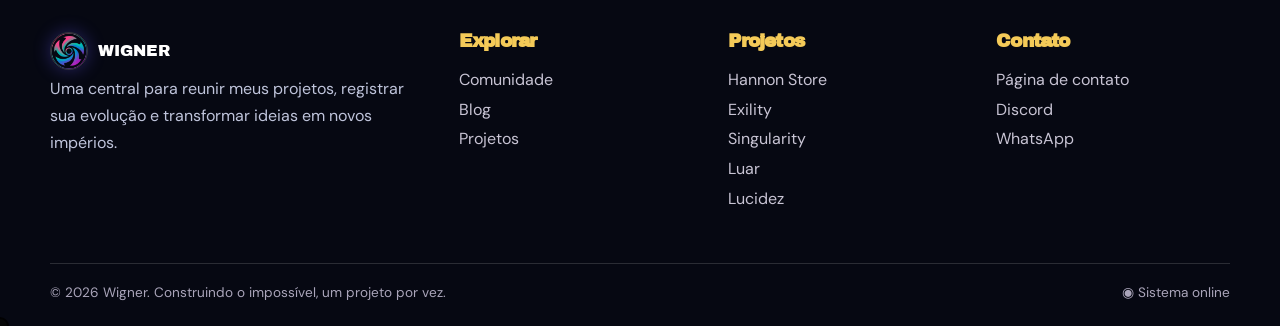
<file: pages/projetos.html>
<!doctype html><html lang="pt-BR"><head><meta charset="utf-8"><meta name="viewport" content="width=device-width,initial-scale=1"><meta name="description" content="Todos os projetos e a história da central Wigner."><title>Projetos — Wigner</title><link rel="icon" href="../assets/icon/wignerico.ico"><link rel="stylesheet" href="../css/styles.css"></head><body data-root=".." data-page="projetos"><div data-header></div><main>
<section class="page-hero"><div class="container"><span class="eyebrow">Central Wigner</span><h1 data-egg="title">Meus projetos.<br><span class="accent">Minha jornada.</span></h1><p class="hero-copy">A Wigner reúne tudo que eu criei desde 2021, o que está crescendo agora e os próximos universos que pretendo publicar.</p><div class="button-row" style="margin-top:30px"><a class="button" href="#linha-do-tempo">Ver linha do tempo ↓</a><a class="button secondary" href="#todos-os-projetos">Explorar projetos</a></div></div></section>
<section class="section roadmap-section" id="linha-do-tempo"><div class="container"><span class="eyebrow">História oficial</span><h2 class="section-title">Da primeira singularidade ao próximo mundo.</h2><p class="section-lead">Esta linha do tempo segue a ordem real de criação e os lançamentos planejados para a central Wigner.</p><div class="roadmap">
<article class="roadmap-item done reveal"><div class="roadmap-marker">01</div><div class="roadmap-date">12 JUL 2021</div><div class="roadmap-card"><span class="status done">Criado</span><h3>Singularity</h3><p>O primeiro projeto desta jornada: uma comunidade gamer para reunir jogadores de Brawlhalla, Minecraft e outros jogos.</p><a class="timeline-link" href="singularity.html">Conhecer Singularity →</a></div></article>
<article class="roadmap-item done reveal"><div class="roadmap-marker">02</div><div class="roadmap-date">23 ABR 2024</div><div class="roadmap-card"><span class="status done">Criado</span><h3>Hannon Store</h3><p>A loja digital nasceu para reunir Steam Keys, jogos e outros produtos digitais em uma experiência simples.</p><a class="timeline-link" href="hannonstore.html">Conhecer Hannon Store →</a></div></article>
<article class="roadmap-item done reveal"><div class="roadmap-marker">03</div><div class="roadmap-date">04 OUT 2025</div><div class="roadmap-card"><span class="status done">Criado</span><h3>Exility</h3><p>Uma organização esports com lines, treinos, desafios competitivos, progressão e recrutamento.</p><a class="timeline-link" href="exility.html">Conhecer Exility →</a></div></article>
<article class="roadmap-item active reveal"><div class="roadmap-marker">04</div><div class="roadmap-date">01 SET 2026</div><div class="roadmap-card"><span class="status active">Criação e publicação</span><h3>Wigner</h3><p>A central é criada e publicada para conectar todos os meus projetos, organizar sua história e apresentar os próximos lançamentos.</p></div></article>
<article class="roadmap-item next reveal"><div class="roadmap-marker">05</div><div class="roadmap-date">10 SET 2026</div><div class="roadmap-card"><span class="status next">Publicação</span><h3>Luar</h3><p>Publicação planejada da plataforma de investimentos, com metas, ciclos e acompanhamento visual.</p><a class="timeline-link" href="luar.html">Ver projeto Luar →</a></div></article>
<article class="roadmap-item next reveal"><div class="roadmap-marker">06</div><div class="roadmap-date">01 OUT 2026</div><div class="roadmap-card"><span class="status next">Publicação</span><h3>SyncPlay</h3><p>Publicação planejada do catálogo de campanhas para PC com preço anunciado de R$ 20 por jogo e compra assistida.</p><a class="timeline-link" href="syncplay.html">Conhecer SyncPlay →</a></div></article>
<article class="roadmap-item next reveal"><div class="roadmap-marker">✦</div><div class="roadmap-date">PRÓXIMO PROJETO</div><div class="roadmap-card"><span class="status next">Em criação</span><h3>WIZ — Anime</h3><p>Um anime focado em revelar e explicar a lore de Ascensão em Fases, seus personagens, conflitos, raças e mistérios.</p></div></article>
</div></div></section>
<section class="section" id="todos-os-projetos"><div class="container"><span class="eyebrow">Arquivo do império</span><h2 class="section-title">Todos os projetos.</h2><p class="section-lead">Cada projeto possui identidade própria, mas todos fazem parte da mesma jornada.</p><div class="project-stack">
<article class="project-row reveal"><div class="project-image"><img src="../assets/img/singularitybannerreal.png" alt="Singularity diante de um buraco negro violeta"><span class="project-number">01</span></div><div class="project-info"><h3>Singularity</h3><p>Comunidade gamer de Brawlhalla, Minecraft, eventos, parcerias e amizades.</p><div><a class="button small" href="singularity.html">Entrar na comunidade →</a></div></div></article>
<article class="project-row reveal"><div class="project-image"><img src="../assets/img/Hannonstorebanner.png" alt="Hannon Store"><span class="project-number">02</span></div><div class="project-info"><h3>Hannon Store</h3><p>Loja online especializada em produtos digitais.</p><div><a class="button small" href="hannonstore.html">Abrir vitrine →</a></div></div></article>
<article class="project-row reveal"><div class="project-image"><img src="../assets/img/exilitybannerreal.png" alt="Exility em uma galáxia alaranjada"><span class="project-number">03</span></div><div class="project-info"><h3>Exility</h3><p>Organização esports com lines de Brawlhalla, Fortnite e Rocket League, desafios, treinos e recrutamento.</p><div><a class="button orange small" href="exility.html">Conhecer as lines →</a></div></div></article>
<article class="project-row reveal"><div class="project-image"><img src="../assets/img/ascensaobannerreal.png" alt="Duelo diante do castelo de Ascensão em Fases"><span class="project-number">04</span></div><div class="project-info"><h3>Ascensão em Fases</h3><p>Western RPG com classes, raças, níveis e uma lore que será expandida pelo anime WIZ.</p><div><a class="button yellow small" href="ascensao.html">Abrir wiki →</a></div></div></article>
<article class="project-row reveal"><div class="project-image"><img src="../assets/img/luarbannerreal.png" alt="Tela inicial da plataforma Luar"><span class="project-number">05</span></div><div class="project-info"><h3>Luar</h3><p>Plataforma visual para acompanhar investimentos e objetivos.</p><div><a class="button small" href="luar.html">Entrar em órbita →</a></div></div></article>
<article class="project-row reveal"><div class="project-image"><img src="../assets/img/syncplaybanner.png" alt="SyncPlay"><span class="project-number">06</span></div><div class="project-info"><h3>SyncPlay</h3><p>Catálogo de jogos de campanha para PC por R$ 20, com disponibilidade e modelo de acesso confirmados antes do pagamento.</p><div><a class="button small" href="syncplay.html">Ver catálogo →</a></div></div></article>
<article class="project-row reveal"><div class="project-image"><img src="../assets/img/lucidezbannerreal.png" alt="Colagem artística do livro Lucidez"><span class="project-number">07</span></div><div class="project-info"><h3>Lucidez</h3><p>Livro sobre questionar, existir e pensar por conta própria.</p><div><a class="button small" href="lucidez.html">Conhecer →</a></div></div></article>
<article class="project-row reveal"><div class="project-image wiz-visual"><span>WIZ</span><small>ANIME PROJECT</small><span class="project-number">08</span></div><div class="project-info"><h3>WIZ</h3><p>Próximo anime da Wigner, criado para contar e explicar a lore de Ascensão em Fases.</p><div><button class="button secondary small" data-open-ideas>Enviar ideia para WIZ</button></div></div></article>
</div></div></section></main><div data-footer></div><script src="../js/site.js"></script></body></html>
</file>
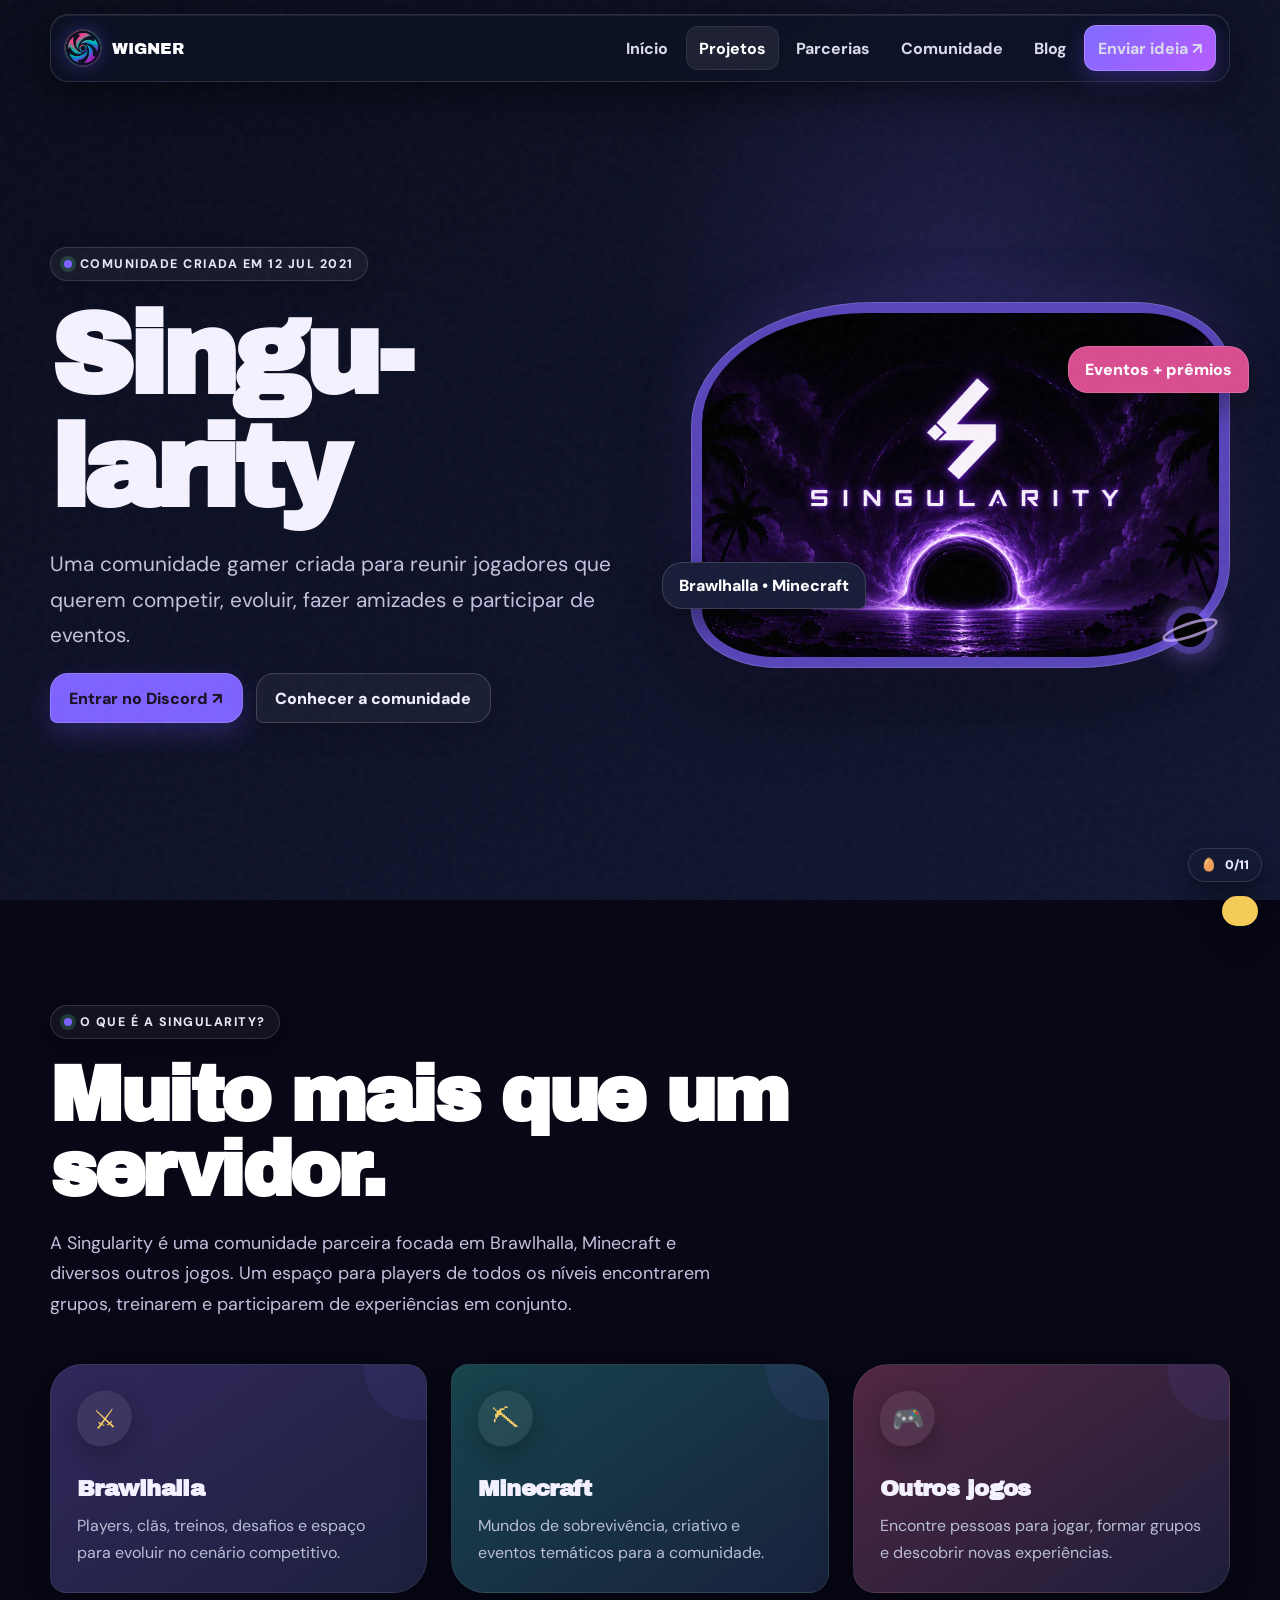
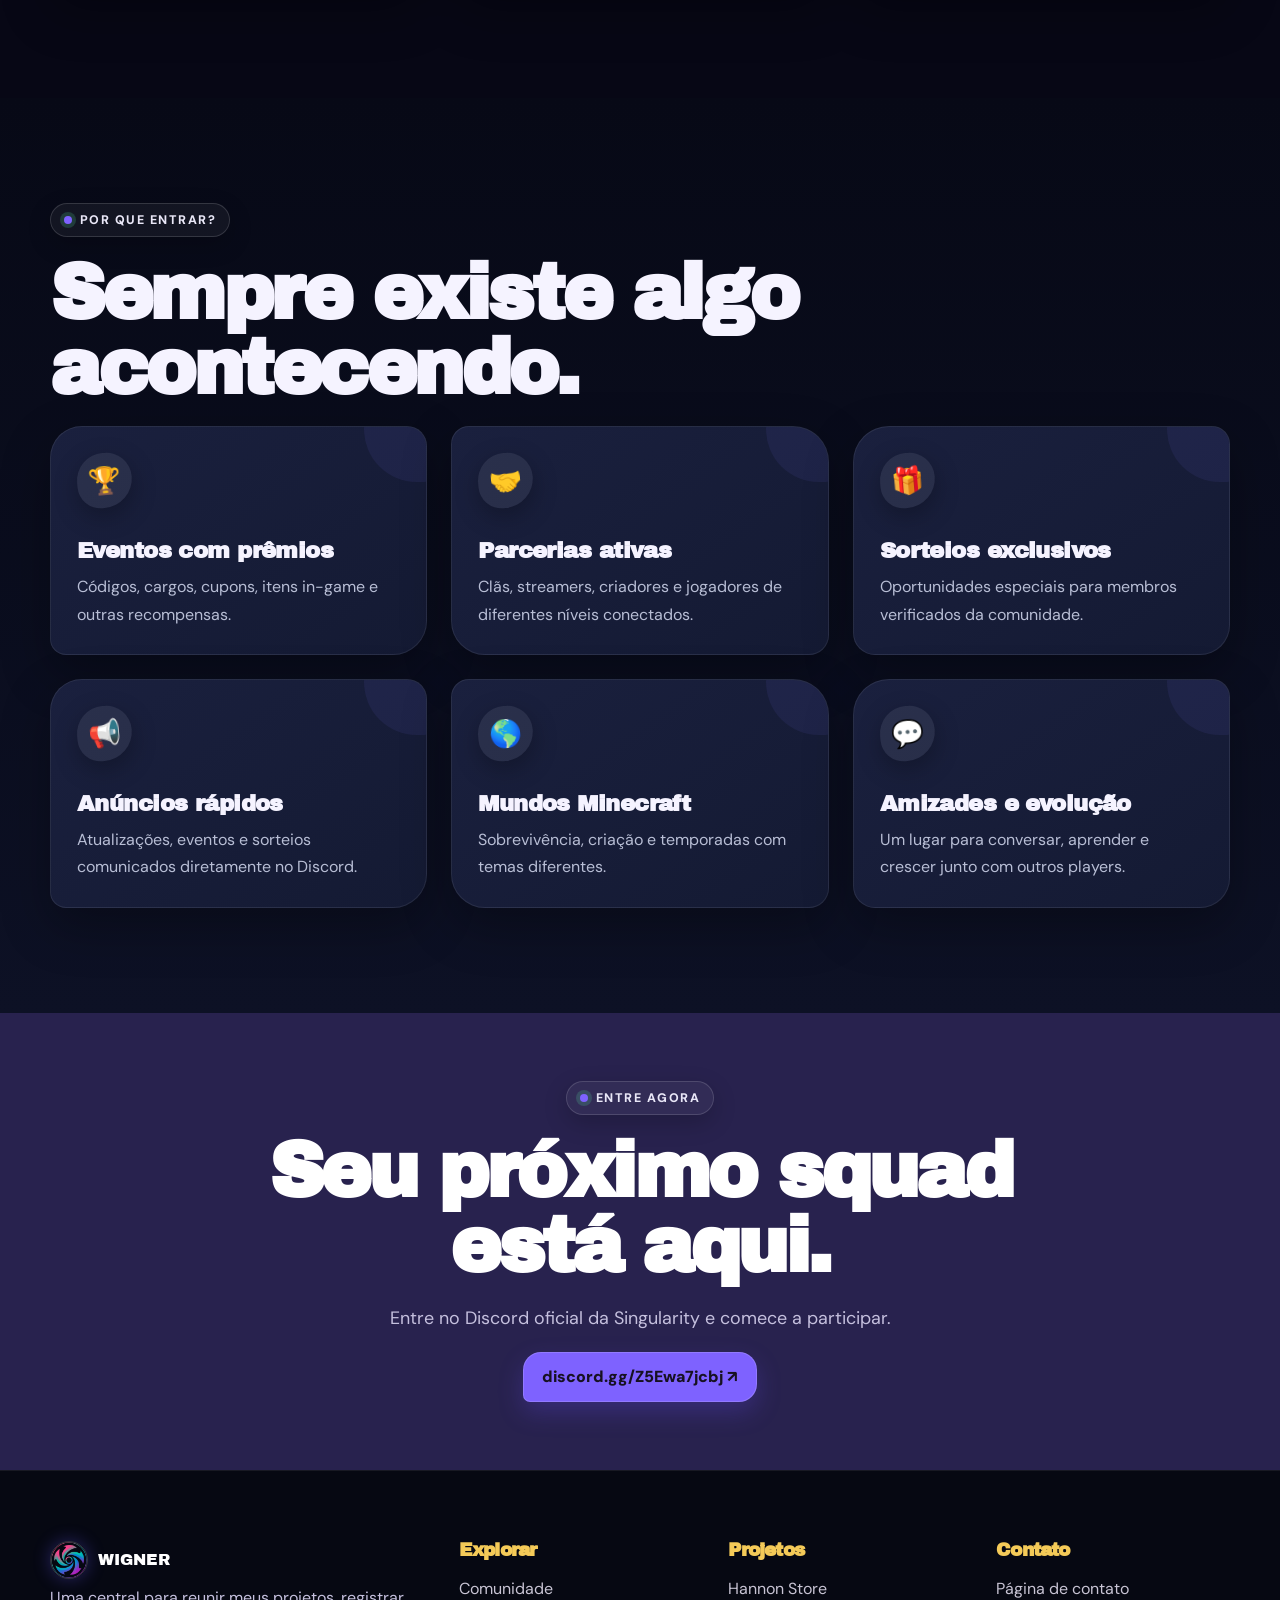
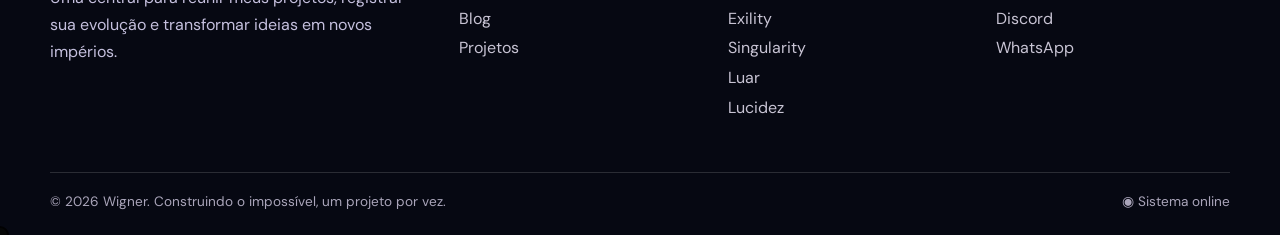
<file: pages/singularity.html>
<!doctype html><html lang="pt-BR"><head><meta charset="utf-8"><meta name="viewport" content="width=device-width,initial-scale=1"><meta name="description" content="Singularity — comunidade gamer de Brawlhalla, Minecraft, eventos e amizades."><title>Singularity — Comunidade Gamer</title><link rel="icon" href="../assets/icon/wignerico.ico"><link rel="stylesheet" href="../css/styles.css"></head><body class="theme-singularity themed" data-root=".." data-page="projetos"><div data-header></div><main>
<section class="page-hero singularity-community"><div class="container hero-grid"><div class="reveal"><span class="eyebrow">Comunidade criada em 12 JUL 2021</span><h1 data-egg="title">Singu&shy;larity</h1><p class="hero-copy">Uma comunidade gamer criada para reunir jogadores que querem competir, evoluir, fazer amizades e participar de eventos.</p><div class="button-row"><a class="button" href="https://discord.gg/jJq5Fjgrj2" target="_blank" rel="noopener">Entrar no Discord ↗</a><a class="button secondary" href="#comunidade">Conhecer a comunidade</a></div></div><div class="hero-art tilt reveal" style="background:#5845ba"><img src="../assets/img/singularitybannerreal.png" alt="Singularity diante de um buraco negro violeta"><span class="float-chip chip-a">Brawlhalla • Minecraft</span><span class="float-chip chip-b" data-egg="star">Eventos + prêmios</span><span class="hidden-black-hole" data-egg="blackhole" title="O vazio observa" aria-label="Uma pequena anomalia espacial"></span></div></div></section>
<section class="section" id="comunidade"><div class="container"><span class="eyebrow">O que é a Singularity?</span><h2 class="section-title">Muito mais que um servidor.</h2><p class="section-lead">A Singularity é uma comunidade parceira focada em Brawlhalla, Minecraft e diversos outros jogos. Um espaço para players de todos os níveis encontrarem grupos, treinarem e participarem de experiências em conjunto.</p><div class="grid three" style="margin-top:45px">
<article class="card purple tilt reveal"><div class="icon">⚔</div><h3>Brawlhalla</h3><p>Players, clãs, treinos, desafios e espaço para evoluir no cenário competitivo.</p></article>
<article class="card cyan tilt reveal"><div class="icon">⛏</div><h3>Minecraft</h3><p>Mundos de sobrevivência, criativo e eventos temáticos para a comunidade.</p></article>
<article class="card pink tilt reveal"><div class="icon">🎮</div><h3>Outros jogos</h3><p>Encontre pessoas para jogar, formar grupos e descobrir novas experiências.</p></article>
</div></div></section>
<section class="section dark-section"><div class="container"><span class="eyebrow">Por que entrar?</span><h2 class="section-title">Sempre existe algo acontecendo.</h2><div class="grid three">
<article class="card reveal"><div class="icon">🏆</div><h3>Eventos com prêmios</h3><p>Códigos, cargos, cupons, itens in-game e outras recompensas.</p></article>
<article class="card reveal"><div class="icon">🤝</div><h3>Parcerias ativas</h3><p>Clãs, streamers, criadores e jogadores de diferentes níveis conectados.</p></article>
<article class="card reveal"><div class="icon">🎁</div><h3>Sorteios exclusivos</h3><p>Oportunidades especiais para membros verificados da comunidade.</p></article>
<article class="card reveal"><div class="icon">📢</div><h3>Anúncios rápidos</h3><p>Atualizações, eventos e sorteios comunicados diretamente no Discord.</p></article>
<article class="card reveal"><div class="icon">🌎</div><h3>Mundos Minecraft</h3><p>Sobrevivência, criação e temporadas com temas diferentes.</p></article>
<article class="card reveal"><div class="icon">💬</div><h3>Amizades e evolução</h3><p>Um lugar para conversar, aprender e crescer junto com outros players.</p></article>
</div></div></section>
<section class="section compact" style="background:#28224e"><div class="container center"><span class="eyebrow">Entre agora</span><h2 class="section-title center">Seu próximo squad está aqui.</h2><p class="section-lead center">Entre no Discord oficial da Singularity e comece a participar.</p><a class="button" href="https://discord.gg/Z5Ewa7jcbj" target="_blank" rel="noopener">discord.gg/Z5Ewa7jcbj ↗</a></div></section>
</main><div data-footer></div><script src="../js/site.js"></script></body></html>
</file>
<file: css/styles.css>
@import url('https://fonts.googleapis.com/css2?family=Archivo+Black&family=DM+Sans:wght@400;500;600;700&display=swap');
:root{--ink:#101024;--paper:#f7f3e8;--white:#fffdf6;--purple:#7257ff;--pink:#ff5ca8;--cyan:#44d7e8;--yellow:#ffd447;--orange:#ff7a38;--green:#56d69b;--line:3px;--shadow:7px 7px 0 var(--ink);--radius:24px}
*{box-sizing:border-box}html{scroll-behavior:smooth}body{margin:0;color:var(--ink);background:var(--paper);font-family:"DM Sans",sans-serif;overflow-x:hidden}body::before{content:"";position:fixed;inset:0;z-index:20;pointer-events:none;opacity:.045;background-image:url("data:image/svg+xml,%3Csvg viewBox='0 0 180 180' xmlns='http://www.w3.org/2000/svg'%3E%3Cfilter id='n'%3E%3CfeTurbulence type='fractalNoise' baseFrequency='.75' numOctaves='4' stitchTiles='stitch'/%3E%3C/filter%3E%3Crect width='100%25' height='100%25' filter='url(%23n)' opacity='.8'/%3E%3C/svg%3E")}a{color:inherit}button,input,textarea,select{font:inherit}button,a{-webkit-tap-highlight-color:transparent}img{max-width:100%;display:block}h1,h2,h3,h4,p{margin-top:0}h1,h2,h3,.display{font-family:"Archivo Black",sans-serif;line-height:.98;letter-spacing:-.045em}p{line-height:1.7}::selection{background:var(--yellow);color:var(--ink)}
.skip-link{position:fixed;left:1rem;top:-5rem;z-index:999;background:var(--yellow);padding:.8rem;border:var(--line) solid}.skip-link:focus{top:1rem}.container{width:min(1180px,calc(100% - 40px));margin-inline:auto}.section{padding:105px 0;position:relative}.section.compact{padding:68px 0}.eyebrow{display:inline-flex;align-items:center;gap:.5rem;margin-bottom:1.2rem;padding:.5rem .8rem;border:2px solid;border-radius:999px;font-weight:800;font-size:.78rem;text-transform:uppercase;letter-spacing:.12em;background:var(--white)}.eyebrow::before{content:"";width:8px;height:8px;border-radius:50%;background:var(--green);box-shadow:0 0 0 4px #56d69b33}.section-title{font-size:clamp(2.4rem,6vw,5.2rem);max-width:900px;margin-bottom:1.2rem}.section-lead{max-width:680px;font-size:1.12rem;color:#4d4b61}.center{text-align:center;margin-inline:auto}.center.section-lead{margin-inline:auto}.accent{color:var(--purple)}
.site-header{position:fixed;z-index:100;top:14px;left:50%;transform:translateX(-50%);width:min(1180px,calc(100% - 28px));border:var(--line) solid var(--ink);border-radius:18px;background:rgba(255,253,246,.9);backdrop-filter:blur(16px);box-shadow:4px 4px 0 var(--ink);transition:.25s ease}.site-header.scrolled{top:7px}.header-inner{min-height:66px;padding:0 13px;display:flex;align-items:center;gap:18px}.brand{display:inline-flex;align-items:center;gap:10px;text-decoration:none;font-family:"Archivo Black";text-transform:uppercase}.brand img{width:38px;height:38px;border:2px solid;border-radius:50%;transition:transform .3s}.brand:hover img{transform:rotate(-12deg) scale(1.08)}.nav{display:flex;align-items:center;gap:5px;margin-left:auto}.nav a,.nav button{text-decoration:none;background:transparent;border:0;border-radius:12px;padding:.7rem .8rem;font-weight:750;cursor:pointer}.nav a:hover,.nav a.active,.nav button:hover{background:var(--yellow)}.nav-cta{background:var(--purple)!important;color:white;border:2px solid var(--ink)!important;box-shadow:3px 3px 0 var(--ink)}.menu-button{display:none;margin-left:auto;width:42px;height:42px;border:2px solid;border-radius:12px;background:var(--yellow);font-size:1.3rem}
.hero{min-height:100svh;padding:135px 0 70px;position:relative;overflow:hidden;display:flex;align-items:center;background:radial-gradient(circle at 12% 20%,#44d7e855 0 12%,transparent 32%),radial-gradient(circle at 90% 25%,#ff5ca855 0 10%,transparent 29%),var(--paper)}.hero-grid{display:grid;grid-template-columns:1.05fr .95fr;align-items:center;gap:45px}.hero h1{font-size:clamp(4rem,10vw,8.5rem);margin-bottom:1.4rem;position:relative}.hero h1 span{display:block;color:var(--purple);text-shadow:5px 5px 0 var(--ink);-webkit-text-stroke:2px var(--ink)}.hero-copy{max-width:620px;font-size:clamp(1.05rem,2vw,1.3rem);color:#454258}.hero-actions,.button-row{display:flex;gap:13px;flex-wrap:wrap;align-items:center}.button{display:inline-flex;align-items:center;justify-content:center;gap:.55rem;min-height:50px;padding:.75rem 1.15rem;border:var(--line) solid var(--ink);border-radius:14px;background:var(--purple);color:white;text-decoration:none;font-weight:850;cursor:pointer;box-shadow:5px 5px 0 var(--ink);transition:transform .18s,box-shadow .18s}.button:hover{transform:translate(3px,3px);box-shadow:2px 2px 0 var(--ink)}.button.secondary{background:var(--white);color:var(--ink)}.button.yellow{background:var(--yellow);color:var(--ink)}.button.orange{background:var(--orange);color:var(--ink)}.button.small{min-height:40px;padding:.55rem .8rem;font-size:.88rem;box-shadow:3px 3px 0 var(--ink)}.hero-art{position:relative;transform:rotate(2deg);border:var(--line) solid;border-radius:42px 18px;padding:10px;background:var(--yellow);box-shadow:13px 13px 0 var(--ink)}.hero-art img{width:100%;aspect-ratio:1.12;object-fit:cover;border:var(--line) solid;border-radius:32px 12px}.float-chip{position:absolute;padding:.75rem 1rem;border:var(--line) solid;border-radius:15px;background:var(--white);box-shadow:5px 5px 0 var(--ink);font-weight:850;animation:float 4s ease-in-out infinite}.chip-a{left:-30px;bottom:16%}.chip-b{right:-20px;top:12%;animation-delay:-2s;background:var(--pink);color:white}.orbit-doodle{position:absolute;width:360px;height:360px;border:3px dashed var(--purple);border-radius:50%;opacity:.17;animation:spin 24s linear infinite}.orbit-a{left:-180px;bottom:-140px}.orbit-b{right:-170px;top:100px}
.marquee{overflow:hidden;background:var(--ink);color:white;border-block:var(--line) solid var(--ink);transform:rotate(-1deg);width:102%;margin-left:-1%}.marquee-track{display:flex;width:max-content;gap:32px;padding:15px 0;animation:marquee 24s linear infinite;font-family:"Archivo Black";text-transform:uppercase}.marquee-track span::after{content:" ✦";color:var(--yellow);margin-left:32px}
.grid{display:grid;gap:24px}.grid.three{grid-template-columns:repeat(3,1fr)}.grid.four{grid-template-columns:repeat(4,1fr)}.grid.two{grid-template-columns:repeat(2,1fr)}.card{position:relative;background:var(--white);border:var(--line) solid var(--ink);border-radius:var(--radius);box-shadow:var(--shadow);padding:26px;transition:transform .25s ease,box-shadow .25s ease}.card:hover{transform:translateY(-7px) rotate(-.5deg);box-shadow:11px 15px 0 var(--ink)}.card .icon{display:grid;place-items:center;width:55px;height:55px;border:2px solid;border-radius:17px;background:var(--yellow);font-size:1.65rem;margin-bottom:32px;transform:rotate(-5deg)}.card h3{font-size:1.42rem;margin-bottom:.7rem;letter-spacing:-.025em}.card p{color:#555267;margin-bottom:0}.card.purple{background:#dcd5ff}.card.cyan{background:#c9f7f7}.card.pink{background:#ffd5e9}.card.yellow{background:#fff0a8}.card.orange{background:#ffd6b3}.tag-row{display:flex;flex-wrap:wrap;gap:7px;margin:1rem 0}.tag{border:2px solid;border-radius:99px;padding:.32rem .6rem;font-size:.76rem;font-weight:800;background:var(--white)}
.project-stack{display:grid;gap:24px;margin-top:45px}.project-row{display:grid;grid-template-columns:1fr 1.35fr;min-height:330px;overflow:hidden;border:var(--line) solid;border-radius:30px;background:var(--white);box-shadow:9px 9px 0 var(--ink)}.project-row:nth-child(even){grid-template-columns:1.35fr 1fr}.project-row:nth-child(even) .project-image{order:2}.project-image{position:relative;overflow:hidden;min-height:290px}.project-image img{width:100%;height:100%;object-fit:cover;transition:transform .7s cubic-bezier(.2,.8,.2,1)}.project-row:hover .project-image img{transform:scale(1.08)}.project-number{position:absolute;top:15px;left:15px;width:48px;height:48px;display:grid;place-items:center;background:var(--yellow);border:2px solid;border-radius:50%;font-family:"Archivo Black"}.project-info{padding:clamp(25px,5vw,52px);display:flex;flex-direction:column;justify-content:center}.project-info h3{font-size:clamp(2rem,4vw,3.5rem)}
.dark-section{background:var(--ink);color:white}.dark-section .section-lead,.dark-section p{color:#c2bfd0}.dark-section .card{color:var(--ink)}.partner-feature{display:grid;grid-template-columns:.8fr 1.2fr;gap:55px;align-items:center}.partner-logo{background:#1c193c;border:3px solid white;border-radius:34px;padding:35px;box-shadow:12px 12px 0 var(--purple);transform:rotate(-2deg)}
.page-hero{padding:150px 0 80px;min-height:74svh;display:flex;align-items:center;position:relative;overflow:hidden}.page-hero .hero-grid{width:min(1180px,calc(100% - 40px));margin-inline:auto}.page-hero h1{font-size:clamp(3.7rem,9vw,8rem);margin-bottom:1.3rem}.page-hero .hero-art img{aspect-ratio:1.5}.theme-singularity{--theme:#7e62ff;background:#070715;color:white}.theme-singularity p{color:#c5c0de}.theme-exility{--theme:#ff8a1d;background:#160b16;color:white}.theme-exility p{color:#e8c4a6}.theme-hannon{--theme:#ff5c79;background:#fff2f5}.theme-western{--theme:#ffb52e;background:#f5e0b8}.theme-lunar{--theme:#6dffbb;background:#091a20;color:white}.theme-lunar p{color:#b7d6d0}.theme-blog{--theme:#50cddd;background:#dffafb}.themed .button{background:var(--theme);color:var(--ink)}.themed .eyebrow::before{background:var(--theme)}
.black-hole-stage{position:relative;min-height:520px;display:grid;place-items:center;overflow:hidden}.black-hole{width:min(46vw,330px);aspect-ratio:1;border-radius:50%;background:#000;box-shadow:0 0 0 19px #5436ff44,0 0 45px 30px #8d57ff99,0 0 140px 45px #395cff55;animation:holePulse 5s ease-in-out infinite;cursor:crosshair}.accretion{position:absolute;width:min(65vw,480px);height:125px;border:16px solid #a98cff;border-left-color:#472dff;border-right-color:#f5eaff;border-radius:50%;transform:rotate(-12deg);filter:blur(2px);animation:spinDisk 6s linear infinite}.space-dot{position:absolute;width:4px;height:4px;background:white;border-radius:50%;box-shadow:80px 120px white,-140px 80px #8da7ff,160px -80px white,-90px -150px white,240px 30px #9d81ff,-230px -60px white}.timeline{display:grid;grid-template-columns:repeat(4,1fr);gap:0;margin-top:45px}.timeline-item{padding:22px;border-top:4px solid var(--theme,var(--purple));position:relative}.timeline-item::before{content:"";position:absolute;width:18px;height:18px;border-radius:50%;top:-11px;left:22px;background:var(--theme,var(--purple));border:3px solid var(--ink)}
.exility-sun{width:min(44vw,340px);aspect-ratio:1;margin:auto;border-radius:48% 52% 43% 57%;background:radial-gradient(circle at 38% 32%,#fff8c9 0 8%,#ffd447 9% 32%,#ff6a27 55%,#a72245 74%);box-shadow:0 0 50px #ff8328,0 0 140px #ff471f66;animation:morph 7s ease-in-out infinite,spin 25s linear infinite;border:3px solid #ffcf55}
.store-toolbar{display:flex;gap:12px;flex-wrap:wrap;margin:30px 0}.store-toolbar input,.store-toolbar select{min-height:50px;padding:.7rem 1rem;border:3px solid;border-radius:14px;background:var(--white);box-shadow:4px 4px 0 var(--ink)}.store-toolbar input{flex:1;min-width:220px}.product-card{padding:0;overflow:hidden}.product-art{min-height:180px;display:grid;place-items:center;font-size:5rem;border-bottom:3px solid;background:linear-gradient(145deg,#ffdae5,#ffd457)}.product-card .product-body{padding:22px}.price{font-family:"Archivo Black";font-size:1.6rem;color:#ef315f}
.wiki-layout{display:grid;grid-template-columns:260px 1fr;gap:32px;align-items:start}.wiki-nav{position:sticky;top:100px;border:3px solid;border-radius:20px;background:var(--white);padding:15px;box-shadow:6px 6px 0 var(--ink)}.wiki-nav a{display:block;text-decoration:none;padding:.65rem .75rem;border-radius:10px;font-weight:800}.wiki-nav a:hover{background:var(--yellow)}.character-builder{background:#251a24;color:white;border:3px solid var(--ink);border-radius:28px;padding:28px;box-shadow:9px 9px 0 var(--ink)}.character-builder select{width:100%;padding:.75rem;border:2px solid;border-radius:12px;background:#fff8e8;margin:.4rem 0 1rem}.stat{display:grid;grid-template-columns:75px 1fr 35px;align-items:center;gap:10px;margin:10px 0}.stat-bar{height:14px;background:#3e313b;border:2px solid white;border-radius:99px;overflow:hidden}.stat-fill{height:100%;width:50%;background:var(--yellow);transition:width .3s}.wiki-list{display:flex;flex-wrap:wrap;gap:8px}.wiki-pill{padding:.6rem .8rem;border:2px solid;background:var(--white);border-radius:12px;font-weight:800;cursor:pointer;transition:.2s}.wiki-pill:hover,.wiki-pill.active{transform:translateY(-3px);background:var(--yellow);box-shadow:3px 4px 0 var(--ink)}.info-panel{margin-top:18px;min-height:130px;background:#fff9e9;border:3px solid;border-radius:18px;padding:20px}
.moon-system{position:relative;min-height:520px;display:grid;place-items:center}.moon{width:170px;aspect-ratio:1;border-radius:50%;background:radial-gradient(circle at 35% 30%,#fff 0 6%,#c9d5d6 8% 25%,#859b9e 72%);box-shadow:0 0 50px #b9fff599;border:3px solid var(--ink);z-index:2}.moon-orbit{position:absolute;width:390px;height:230px;border:2px dashed #79f4c7;border-radius:50%;animation:spin 18s linear infinite}.moon-orbit::after{content:"";position:absolute;width:46px;aspect-ratio:1;border-radius:50%;background:var(--yellow);border:3px solid var(--ink);top:5px;left:60px;box-shadow:0 0 22px var(--yellow)}.metric{font-family:"Archivo Black";font-size:clamp(2rem,5vw,4rem);margin-bottom:.2rem}.disclaimer{border:2px dashed currentColor;border-radius:14px;padding:12px 15px;opacity:.75;font-size:.85rem}
.contact-panel{display:grid;grid-template-columns:.85fr 1.15fr;border:3px solid;border-radius:28px;overflow:hidden;background:var(--white);box-shadow:10px 10px 0 var(--ink)}.contact-copy{padding:42px;background:var(--purple);color:white}.contact-form{padding:42px}.field{display:grid;gap:7px;margin-bottom:16px}.field label{font-weight:800}.field input,.field textarea,.field select{width:100%;border:2px solid;border-radius:12px;padding:.8rem;background:#fffefa}.field textarea{min-height:130px;resize:vertical}
.site-footer{background:var(--ink);color:white;padding:70px 0 25px}.footer-grid{display:grid;grid-template-columns:1.6fr repeat(3,1fr);gap:35px}.footer-grid h3{color:var(--yellow)}.footer-links a{display:block;text-decoration:none;color:#c8c4d4;margin:.55rem 0}.footer-links a:hover{color:var(--yellow)}.footer-bottom{border-top:1px solid #ffffff25;margin-top:45px;padding-top:20px;display:flex;justify-content:space-between;gap:20px;color:#aaa5ba;font-size:.85rem}.easter-trigger{cursor:help}
.modal{position:fixed;inset:0;z-index:300;background:#0c0927d9;backdrop-filter:blur(10px);display:none;place-items:center;padding:20px}.modal.open{display:grid}.modal-box{width:min(620px,100%);max-height:90vh;overflow:auto;background:var(--paper);color:var(--ink);border:3px solid;border-radius:25px;padding:30px;box-shadow:10px 10px 0 var(--yellow);animation:pop .3s ease}.modal-close{float:right;border:2px solid;background:var(--pink);border-radius:50%;width:40px;height:40px;font-weight:900;cursor:pointer}.toast{position:fixed;z-index:400;right:22px;bottom:22px;max-width:380px;background:var(--yellow);border:3px solid;border-radius:17px;padding:15px 18px;box-shadow:6px 6px 0 var(--ink);transform:translateY(160%);transition:.35s cubic-bezier(.2,.8,.2,1);font-weight:800}.toast.show{transform:translateY(0)}.egg-counter{position:fixed;z-index:80;right:18px;bottom:18px;display:flex;align-items:center;gap:8px;border:2px solid;border-radius:99px;padding:.5rem .75rem;background:var(--white);box-shadow:3px 3px 0 var(--ink);font-weight:900;font-size:.78rem;cursor:pointer}.cursor-orb{width:18px;height:18px;border:2px solid var(--ink);background:var(--yellow);border-radius:50%;position:fixed;z-index:500;pointer-events:none;transform:translate(-50%,-50%);transition:width .15s,height .15s;mix-blend-mode:multiply}.reveal{opacity:0;transform:translateY(28px);transition:.75s cubic-bezier(.2,.8,.2,1)}.reveal.visible{opacity:1;transform:none}.tilt{transform-style:preserve-3d}
@keyframes float{50%{transform:translateY(-13px) rotate(2deg)}}@keyframes spin{to{transform:rotate(360deg)}}@keyframes spinDisk{to{transform:rotate(348deg)}}@keyframes holePulse{50%{transform:scale(1.06);box-shadow:0 0 0 23px #5436ff33,0 0 65px 35px #8d57ff88,0 0 180px 60px #395cff44}}@keyframes marquee{to{transform:translateX(-50%)}}@keyframes morph{50%{border-radius:58% 42% 55% 45%;transform:scale(1.04)}}@keyframes pop{from{opacity:0;transform:scale(.82) rotate(-2deg)}}
@media(max-width:950px){.nav{display:none;position:absolute;top:72px;left:0;right:0;background:var(--white);border:3px solid;border-radius:18px;padding:12px;box-shadow:5px 5px 0 var(--ink)}.nav.open{display:grid}.menu-button{display:block}.hero-grid,.partner-feature,.contact-panel{grid-template-columns:1fr}.hero-art{max-width:650px;margin:20px auto 0}.grid.four,.grid.three{grid-template-columns:repeat(2,1fr)}.wiki-layout{grid-template-columns:1fr}.wiki-nav{position:static;display:flex;overflow:auto}.timeline{grid-template-columns:repeat(2,1fr)}.footer-grid{grid-template-columns:repeat(2,1fr)}}@media(max-width:650px){.container{width:min(100% - 26px,1180px)}.section{padding:75px 0}.hero{padding-top:120px}.hero h1{font-size:clamp(3.4rem,20vw,5rem)}.grid.two,.grid.three,.grid.four{grid-template-columns:1fr}.project-row,.project-row:nth-child(even){grid-template-columns:1fr}.project-row:nth-child(even) .project-image{order:0}.timeline{grid-template-columns:1fr}.footer-grid{grid-template-columns:1fr 1fr}.footer-grid>:first-child{grid-column:1/-1}.footer-bottom{flex-direction:column}.float-chip{display:none}.cursor-orb{display:none}.contact-copy,.contact-form{padding:27px}.page-hero{padding-top:130px}}@media(prefers-reduced-motion:reduce){*,*::before,*::after{animation-duration:.01ms!important;animation-iteration-count:1!important;scroll-behavior:auto!important;transition-duration:.01ms!important}.reveal{opacity:1;transform:none}}

/* ==========================================================
   WIGNER NIGHT — visual confortável, orgânico e cartoonesco
   ========================================================== */
:root{
  --ink:#070916;
  --paper:#0d1125;
  --white:#171d38;
  --purple:#8571ff;
  --pink:#ff72ae;
  --cyan:#55d6e6;
  --yellow:#f4ca58;
  --orange:#ff9256;
  --green:#68daa9;
  --line:1px;
  --shadow:0 18px 50px rgba(0,0,0,.3);
}
body{color:#f4f2ff;background:#0b0e1d}
body::after{content:"";position:fixed;inset:0;z-index:-1;pointer-events:none;background:radial-gradient(circle at 12% 16%,#6555e71c 0 12%,transparent 28%),radial-gradient(circle at 88% 30%,#ec579b14 0 10%,transparent 26%),radial-gradient(circle,#ffffff22 1px,transparent 1.5px);background-size:auto,auto,38px 38px;mask-image:linear-gradient(to bottom,#000,transparent 75%)}
p,.section-lead,.hero-copy{color:#bfc4db}
.accent{color:#9c8cff}
.site-header{border:1px solid #ffffff1f;background:rgba(14,18,38,.84);box-shadow:0 12px 38px #0007,0 1px 0 #ffffff15 inset}
.brand{color:#fff}.brand img{border:1px solid #ffffff30;box-shadow:0 0 18px #6658ff55}
.nav a,.nav button{color:#d9daeb}.nav a:hover,.nav a.active,.nav button:hover{background:#ffffff12;color:#fff}
.nav a.active{box-shadow:0 0 0 1px #ffffff12 inset}
.nav-cta{background:linear-gradient(135deg,#806cff,#b65cff)!important;border:1px solid #ffffff30!important;box-shadow:0 8px 22px #6f53ff4d}
.menu-button{color:#fff;border:1px solid #ffffff22;background:#7a67f4}
.hero{background:radial-gradient(circle at 12% 20%,#33cde52b 0 12%,transparent 34%),radial-gradient(circle at 90% 25%,#f04f9a28 0 10%,transparent 31%),linear-gradient(160deg,#0d1125,#10142a 55%,#0b0e1d)}
.hero h1{color:#f6f4ff}.hero h1 span{color:#9886ff;text-shadow:0 7px 30px #6e5bff5c;-webkit-text-stroke:0}
.eyebrow{color:#e9e7f7;border:1px solid #ffffff24;background:#ffffff0c;box-shadow:0 8px 24px #0003}
.button{border:1px solid #ffffff27;background:linear-gradient(135deg,#806dff,#a85bff);box-shadow:0 10px 25px #6047e448;color:#fff;border-radius:18px 18px 18px 7px}
.button:hover{transform:translateY(-4px) rotate(-1deg);box-shadow:0 16px 34px #6047e45c}
.button.secondary{background:#ffffff0c;color:#f1efff;border-color:#ffffff2a;box-shadow:0 10px 25px #0003}
.button.yellow{background:linear-gradient(135deg,#f0c75b,#e9a94b);color:#191326}
.button.orange{background:linear-gradient(135deg,#ff9b55,#f76e5a);color:#24121b}
.hero-art{border:1px solid #ffffff27;background:linear-gradient(145deg,#6f5de4,#e35f9e);box-shadow:0 28px 70px #0008,0 0 55px #735cff32;border-radius:34% 18% 28% 16%}
.hero-art img{border:0;border-radius:32% 15% 26% 14%}
.float-chip{border:1px solid #ffffff26;background:#171c38;color:#fff;box-shadow:0 14px 34px #0006;border-radius:20px 20px 7px 20px}
.chip-b{background:#d94d90}
.orbit-doodle{border-color:#8b76ff}
.marquee{border:0;background:#7362e7;transform:rotate(-.5deg);box-shadow:0 12px 35px #0005}
.card{color:#f3f1ff;background:linear-gradient(145deg,#1a203e,#141a33);border:1px solid #ffffff14;box-shadow:var(--shadow);border-radius:32px 20px 34px 16px;overflow:hidden}
.card:nth-child(3n+2){border-radius:18px 36px 20px 34px}.card:nth-child(3n){border-radius:36px 18px 30px 22px}
.card::after{content:"";position:absolute;width:90px;height:90px;border-radius:44% 56% 38% 62%;right:-28px;top:-35px;background:var(--purple);opacity:.08;transition:.35s}
.card:hover{transform:translateY(-9px) rotate(-1.2deg) scale(1.01);box-shadow:0 25px 65px #0006}
.card:hover::after{transform:scale(1.4) rotate(30deg);opacity:.14}
.card .icon{border:0;background:#ffffff12;color:#f8cd65;border-radius:50% 46% 54% 42%;box-shadow:0 8px 24px #0004}
.card p{color:#b8bed5}
.card.purple{background:linear-gradient(145deg,#31285b,#1c203d)}.card.cyan{background:linear-gradient(145deg,#16444d,#18213c)}.card.pink{background:linear-gradient(145deg,#512742,#1c1d3a)}.card.yellow{background:linear-gradient(145deg,#4c4123,#1d2039)}.card.orange{background:linear-gradient(145deg,#523021,#201d38)}
.tag{color:#e9e7f5;border:1px solid #ffffff24;background:#ffffff0d}
.project-row,.dark-section .project-row{color:#f5f2ff;background:linear-gradient(135deg,#181d39,#11162e);border:1px solid #ffffff18;box-shadow:0 22px 60px #0006;border-radius:38px 18px 38px 18px}
.project-row:nth-child(even){border-radius:18px 38px 18px 38px}
.project-info,.project-info h3,.dark-section .project-info,.dark-section .project-info h3{color:#f6f4ff}
.project-info p,.dark-section .project-info p{color:#bac0d8}
.project-number{color:#1b1526;border:0;box-shadow:0 8px 24px #0005}
.dark-section{background:linear-gradient(180deg,#070916,#0d1125);color:#f5f3ff}.dark-section .card{color:#f5f3ff}
.partner-logo{border:1px solid #ffffff22;box-shadow:0 28px 70px #0007,0 0 50px #795fff25;border-radius:42% 18% 36% 22%}
.page-hero{background:radial-gradient(circle at 80% 20%,#7059e52c,transparent 30%),linear-gradient(150deg,#0d1125,#0a0d1c)!important;color:#f5f2ff}
.theme-hannon,.theme-western,.theme-blog{background:#0b0e1d;color:#f5f2ff}
.theme-hannon p,.theme-western p,.theme-blog p{color:#bcc2da}
.theme-hannon .hero-art{background:linear-gradient(145deg,#d95891,#6f5bdc)}
.theme-western .hero-art{background:linear-gradient(145deg,#d89348,#6548aa)}
.themed .button{color:#171122}
.store-toolbar input,.store-toolbar select,.field input,.field textarea,.field select{color:#f0eff8;border:1px solid #ffffff1e;background:#171c36;box-shadow:0 12px 30px #0004}
.wiki-nav{border:1px solid #ffffff18;background:#151b35;box-shadow:0 18px 45px #0005}.wiki-nav a{color:#e6e4f4}.wiki-nav a:hover{color:#1b1424}
.wiki-pill{color:#e8e5f4;border:1px solid #ffffff20;background:#171c36}.wiki-pill:hover,.wiki-pill.active{color:#171122;border:0;box-shadow:0 9px 20px #0004}
.info-panel{color:#f1effa;background:#171d38;border:1px solid #ffffff18}.character-builder{border:1px solid #ffffff1c;background:linear-gradient(145deg,#211b36,#151a32);box-shadow:0 24px 60px #0006}
.character-builder select{color:#eeeaf8;border:1px solid #ffffff20;background:#11162c}
.contact-panel{border:1px solid #ffffff18;background:#141a33;box-shadow:0 24px 65px #0006;border-radius:36px 18px 36px 18px}.contact-copy{background:linear-gradient(145deg,#604fd2,#9f4d9b)}.contact-form{color:#f4f1ff}
.site-footer{background:#060812;border-top:1px solid #ffffff12}.modal-box{color:#f2efff;background:#12172f;border:1px solid #ffffff20;box-shadow:0 30px 90px #000a}.modal-close{color:#fff;border:0}.toast{color:#171122;border:0;box-shadow:0 18px 45px #0008}.egg-counter{color:#eeeaff;border:1px solid #ffffff22;background:#141a34;box-shadow:0 10px 25px #0005}
.author-photo{max-width:430px;padding:10px;background:linear-gradient(145deg,#5e51cb,#cf568e);border-radius:48% 20% 42% 23%;box-shadow:0 25px 65px #0007;transform:rotate(-2deg)}.author-photo img{width:100%;aspect-ratio:1/1.08;object-fit:cover;border-radius:46% 18% 40% 20%;filter:saturate(.9) contrast(1.03)}
blockquote{margin:28px 0;padding:22px 26px;border-left:4px solid var(--yellow);background:#ffffff08;border-radius:6px 24px 24px 6px;color:#f5d879;font:1.2rem/1.6 "DM Sans",sans-serif}
.author-story{background:radial-gradient(circle at 20% 40%,#5d4ce225,transparent 28%),#0d1125}
@media(max-width:950px){.nav{background:#11162d;border:1px solid #ffffff20;box-shadow:0 20px 50px #0008}.nav a{padding:.85rem 1rem}.hero-art{border-radius:28% 14% 24% 12%}}
@media(max-width:650px){.page-hero .hero-grid{width:min(100% - 26px,1180px)}.card,.project-row,.project-row:nth-child(even){border-radius:26px 14px 26px 14px}.hero h1 span{text-shadow:0 7px 24px #6e5bff55}}

/* Lucidez — capa integral */
.book-art{display:grid;place-items:center;min-height:640px;padding:28px;background:radial-gradient(circle at 50% 30%,#d4a44330,transparent 45%),linear-gradient(150deg,#302716,#121426)}
.page-hero .book-art .book-cover-full{width:auto;height:auto;max-width:100%;max-height:610px;aspect-ratio:auto;object-fit:contain;border-radius:12px;box-shadow:0 28px 65px #000a}
.download-note{margin-top:22px;font-size:.87rem;color:#aaa6bb}

/* Linha do tempo dos projetos */
.roadmap-section{background:radial-gradient(circle at 80% 15%,#7159e520,transparent 25%),#0a0e20}
.roadmap-filters{display:flex;flex-wrap:wrap;gap:10px;margin:38px 0 52px}
.roadmap{position:relative;display:grid;gap:26px;max-width:980px}
.roadmap::before{content:"";position:absolute;left:31px;top:22px;bottom:22px;width:3px;border-radius:99px;background:linear-gradient(var(--green),var(--purple),var(--pink));opacity:.55}
.roadmap-item{position:relative;display:grid;grid-template-columns:64px 150px 1fr;gap:20px;align-items:start}
.roadmap-marker{position:relative;z-index:2;width:64px;height:64px;display:grid;place-items:center;border-radius:48% 52% 42% 58%;background:#18203c;border:1px solid #ffffff25;box-shadow:0 10px 30px #0007;font:1.25rem "Archivo Black";color:#fff}
.roadmap-item.done .roadmap-marker{background:#174031;color:#86ebbc}
.roadmap-item.active .roadmap-marker{background:#352c69;color:#b0a3ff;animation:roadmapPulse 2.4s ease-in-out infinite}
.roadmap-item.next .roadmap-marker{background:#42283c;color:#ff9fc5}
.roadmap-date{padding-top:20px;color:#969bb5;font-size:.78rem;font-weight:800;letter-spacing:.1em}
.roadmap-card{padding:25px 28px;background:linear-gradient(145deg,#171d38,#12172e);border:1px solid #ffffff16;border-radius:26px 14px 26px 14px;box-shadow:0 18px 45px #0004;transition:.3s}
.roadmap-card:hover{transform:translateX(8px);border-color:#ffffff2d;background:linear-gradient(145deg,#1d2445,#151a33)}
.roadmap-card h3{margin:.8rem 0;font-size:1.45rem}.roadmap-card p{margin-bottom:0}
.status{display:inline-flex;padding:.35rem .65rem;border-radius:999px;font-size:.72rem;font-weight:900;text-transform:uppercase;letter-spacing:.08em}
.status.done{background:#62d9a41a;color:#7ee9b8}.status.active{background:#8d78ff1c;color:#aa9bff}.status.next{background:#ff71ad1b;color:#ff9ac5}
.roadmap-note{margin:36px 0 0 104px;padding:16px 18px;border-left:3px solid var(--yellow);background:#ffffff08;border-radius:5px 16px 16px 5px;color:#aaaec4;font-size:.9rem}
@keyframes roadmapPulse{50%{transform:scale(1.08);box-shadow:0 0 30px #7562ed66}}
@media(max-width:760px){.book-art{min-height:500px}.page-hero .book-art .book-cover-full{max-height:500px}.roadmap-item{grid-template-columns:54px 1fr;gap:14px}.roadmap-marker{width:54px;height:54px}.roadmap::before{left:26px}.roadmap-date{grid-column:2;padding-top:15px}.roadmap-card{grid-column:2}.roadmap-note{margin-left:68px}}

/* Comunidade — ideias em movimento */
.community-hero{background:radial-gradient(circle at 78% 42%,#8c67ff29,transparent 26%),radial-gradient(circle at 20% 20%,#35cfe31d,transparent 28%),#0b0f21!important}
.community-orbit{position:relative;min-height:520px;display:grid;place-items:center}
.idea-core{position:relative;z-index:4;width:154px;aspect-ratio:1;display:grid;place-items:center;border-radius:44% 56% 48% 52%;background:linear-gradient(145deg,#f5cc5d,#f29c54);color:#23172d;font-size:3.4rem;box-shadow:0 0 70px #f1bd5455;animation:ideaFloat 4s ease-in-out infinite}.idea-core span{display:block;font:1rem "Archivo Black";letter-spacing:.08em}
.idea-orbit{position:absolute;width:390px;height:245px;border:1px dashed #9b8bff66;border-radius:50%;animation:spin 18s linear infinite}.idea-orbit span{position:absolute;top:3px;left:50px;padding:.55rem .75rem;border-radius:14px;background:#252b50;border:1px solid #ffffff22;color:#eceaff;font-weight:800;box-shadow:0 10px 25px #0006}
.orbit-two{width:480px;height:310px;animation-duration:24s;animation-direction:reverse;transform:rotate(35deg)}.orbit-two span{top:auto;bottom:20px;left:auto;right:60px;background:#43294d}.orbit-three{width:315px;height:410px;animation-duration:21s;transform:rotate(-30deg)}.orbit-three span{top:45%;left:-18px;background:#19414b}
.idea-path{position:relative;display:grid;grid-template-columns:repeat(4,1fr);gap:18px;margin-top:48px}.idea-path::before{content:"";position:absolute;left:8%;right:8%;top:34px;height:2px;background:linear-gradient(90deg,var(--yellow),var(--purple),var(--cyan));opacity:.5}
.idea-step{position:relative;z-index:2;padding:0 10px}.idea-step>span{width:68px;height:68px;display:grid;place-items:center;margin-bottom:22px;border-radius:48% 52% 44% 56%;background:#1b2140;border:1px solid #ffffff22;box-shadow:0 12px 28px #0005;color:#cabfff;font:1.1rem "Archivo Black"}.idea-step h3{font-size:1.25rem}.idea-step p{font-size:.94rem}
.community-projects{background:radial-gradient(circle at 20% 15%,#ef57951a,transparent 26%),#0e1228}.text-action{position:relative;z-index:2;margin-top:18px;padding:0;border:0;background:transparent;color:#a99bff;font-weight:900;cursor:pointer}.text-action:hover{color:#fff}
.zakom-panel .contact-copy{background:radial-gradient(circle at 80% 20%,#ffffff18,transparent 25%),linear-gradient(145deg,#5346bd,#8d4389)}.discord-handle{display:inline-flex;margin-top:20px;padding:.8rem 1rem;border:1px solid #ffffff2b;border-radius:16px;background:#ffffff10;font-size:1.15rem}
.message-example{margin:24px 0;padding:18px 20px;border:1px solid #ffffff17;border-radius:20px 12px;background:#ffffff08}.message-example span{color:#a99cff;font-size:.75rem;font-weight:900;text-transform:uppercase;letter-spacing:.1em}.message-example p{margin:.5rem 0 0;font-style:italic}

/* SyncPlay — catálogo de jogos */
.theme-sync{--theme:#59e3c3;background:#090e20;color:#f4f2ff}.theme-sync p{color:#bbc4d9}
.sync-console{position:relative;min-height:480px;display:grid;place-items:center}.sync-screen{position:relative;z-index:2;width:min(480px,90%);padding:34px;border:1px solid #ffffff24;border-radius:36px 18px;background:linear-gradient(145deg,#1a2447,#11172e);box-shadow:0 28px 70px #0009,0 0 50px #4ee2bf24}.sync-screen::before,.sync-screen::after{content:"";position:absolute;width:72px;height:125px;top:50%;transform:translateY(-50%);background:#5ee0c3;border-radius:30px 10px 10px 30px;left:-58px;box-shadow:0 12px 30px #0006}.sync-screen::after{left:auto;right:-58px;border-radius:10px 30px 30px 10px;background:#ff6ea9}.sync-logo{font:clamp(2.3rem,7vw,4.3rem) "Archivo Black";text-align:center;background:linear-gradient(90deg,#68ead0,#a28cff,#ff75ad);-webkit-background-clip:text;color:transparent}.sync-price{text-align:center;margin-top:20px;font-weight:900;color:#fff}.sync-price strong{display:block;font:3rem "Archivo Black";color:#6ce6cb}
.sync-toolbar{display:flex;gap:12px;align-items:center;margin:30px 0}.sync-toolbar input{flex:1;min-height:52px;padding:.8rem 1rem;color:#fff;background:#151c36;border:1px solid #ffffff1e;border-radius:16px;box-shadow:0 12px 30px #0004}
.game-card{padding:0;overflow:hidden}.game-poster{min-height:210px;padding:24px;display:flex;align-items:flex-end;position:relative;border-bottom:1px solid #ffffff14;background:radial-gradient(circle at 75% 25%,#ffffff1e,transparent 20%),linear-gradient(145deg,var(--game-a,#4d3fb1),var(--game-b,#14192f))}.game-symbol{position:absolute;right:22px;top:22px;font-size:4.5rem;filter:drop-shadow(0 12px 20px #0007)}.game-poster h3{position:relative;z-index:2;font-size:1.65rem;margin:0;max-width:75%}.game-body{padding:21px}.flat-price{font:1.75rem "Archivo Black";color:#6be5ca;margin:.5rem 0}.game-meta{display:flex;gap:7px;flex-wrap:wrap}
@keyframes ideaFloat{50%{transform:translateY(-12px) rotate(3deg)}}
@media(max-width:900px){.idea-path{grid-template-columns:repeat(2,1fr)}.idea-path::before{display:none}}
@media(max-width:600px){.community-orbit{min-height:420px}.idea-orbit{width:300px;height:190px}.orbit-two{width:340px;height:250px}.orbit-three{width:250px;height:320px}.idea-path{grid-template-columns:1fr}.idea-step{display:grid;grid-template-columns:56px 1fr;gap:16px}.idea-step>span{width:56px;height:56px}.idea-step div{grid-column:2}.sync-screen::before,.sync-screen::after{display:none}}

/* Exility Esports */
.exility-hero{background:radial-gradient(circle at 78% 36%,#ff6b2f25,transparent 28%),linear-gradient(145deg,#160d18,#0b0e1e)!important}
.line-system h4{margin-top:28px;color:#ffac61}.line-ladder{display:grid;gap:10px;margin:24px 0}.line-ladder span{display:grid;grid-template-columns:34px 1fr auto;align-items:center;gap:10px;padding:13px 15px;border:1px solid #ffffff17;border-radius:14px;background:#ffffff08}.line-ladder span:last-child{background:linear-gradient(90deg,#ff7a3825,#a859ff1c);border-color:#ff934733}.line-ladder b{color:#ff9a55}.line-ladder small{color:#9299b2}
.clean-list{display:grid;gap:10px;margin:16px 0 0;padding:0;list-style:none}.clean-list li{position:relative;padding-left:22px;color:#b9bfd5;line-height:1.55}.clean-list li::before{content:"✦";position:absolute;left:0;color:#ff9653}
.challenge-points{display:grid;grid-template-columns:repeat(3,1fr);gap:16px;margin-top:38px}.challenge-points article{display:flex;align-items:center;gap:16px;padding:20px;border:1px solid #ffffff18;border-radius:22px 12px;background:#ffffff08}.challenge-points strong{font:2rem "Archivo Black";color:#ff9a55}.challenge-points span{color:#c2c5d6}
.reward-strip{display:flex;flex-wrap:wrap;gap:10px;margin-top:35px}.reward-strip span{padding:.7rem .9rem;border-radius:99px;border:1px solid #ffffff1b;background:#ffffff08;color:#e7e5f3;font-weight:750}
.exility-recruit{background:radial-gradient(circle at 80% 20%,#f56c3020,transparent 25%),#120f20}.exility-motto{display:grid;grid-template-columns:auto 1fr;gap:18px;align-items:center;margin-top:42px;padding:24px 28px;border-left:4px solid #ff8a46;border-radius:7px 24px 24px 7px;background:#ffffff08}.exility-motto strong{font:1.25rem "Archivo Black";color:#ffad64}.exility-motto span{color:#c2c5d6}
.timeline-link{display:inline-block;margin-top:15px;color:#a99aff;font-weight:900;text-decoration:none}.timeline-link:hover{color:#fff}
.wiz-visual{display:flex!important;flex-direction:column;align-items:center;justify-content:center;background:radial-gradient(circle at 50% 45%,#d269ff50,transparent 28%),linear-gradient(145deg,#121936,#30184b)}.wiz-visual>span:first-child{font:clamp(4rem,10vw,8rem) "Archivo Black";color:#fff;text-shadow:0 0 35px #cb66ff}.wiz-visual small{letter-spacing:.35em;color:#dba8ff}
.singularity-community{background:radial-gradient(circle at 75% 30%,#765dff27,transparent 28%),linear-gradient(145deg,#0a0c1b,#111632)!important}
.hidden-black-hole{position:absolute;z-index:4;right:22px;bottom:20px;width:34px;aspect-ratio:1;border-radius:50%;background:#000;box-shadow:0 0 0 7px #795dff55,0 0 22px 10px #a177ff66;cursor:crosshair;transition:.4s}.hidden-black-hole::after{content:"";position:absolute;inset:9px -12px;border:3px solid #d6b8ff;border-radius:50%;transform:rotate(-18deg);opacity:.7}.hidden-black-hole:hover{transform:scale(1.18);box-shadow:0 0 0 9px #795dff55,0 0 32px 15px #a177ff77}
@media(max-width:760px){.challenge-points{grid-template-columns:1fr}.line-ladder span{grid-template-columns:32px 1fr}.line-ladder small{grid-column:2}.exility-motto{grid-template-columns:1fr}}

/* Catálogo de portais da página inicial */
.portal-catalog{display:grid;grid-template-columns:repeat(4,1fr);gap:20px;margin-top:44px}
.portal-card{min-width:0;display:flex;flex-direction:column;color:#f4f2ff;text-decoration:none;background:linear-gradient(145deg,#171d39,#11162c);border:1px solid #ffffff16;border-radius:28px 15px 28px 15px;overflow:hidden;box-shadow:0 18px 45px #0005;transition:.35s cubic-bezier(.2,.8,.2,1)}
.portal-card:nth-child(even){border-radius:15px 28px 15px 28px}.portal-card:hover{transform:translateY(-9px) rotate(-.7deg);border-color:#ffffff30;box-shadow:0 28px 65px #0008}
.portal-cover{height:185px;overflow:hidden;position:relative;background:#10162c}.portal-cover img{width:100%;height:100%;object-fit:cover;transition:transform .65s}.portal-card:hover .portal-cover img{transform:scale(1.08)}
.portal-moon{display:grid;place-items:center;background:radial-gradient(circle at 50% 50%,#6dffbb20,transparent 45%),#092027}.portal-moon .moon{width:105px}
.portal-content{display:flex;flex-direction:column;align-items:flex-start;flex:1;padding:22px}.portal-content h3{font-size:1.5rem;margin:.9rem 0 .6rem}.portal-content p{font-size:.92rem;margin-bottom:18px}.portal-link{margin-top:auto;color:#a99aff;font-weight:900}.portal-card:hover .portal-link{color:#fff}
.portal-cover.wiz-visual{min-height:185px}.portal-cover.wiz-visual>span:first-child{font-size:4.2rem}
@media(max-width:1000px){.portal-catalog{grid-template-columns:repeat(2,1fr)}}
@media(max-width:560px){.portal-catalog{grid-template-columns:1fr}.portal-cover{height:205px}}

/* Contato */
.contact-hero{background:radial-gradient(circle at 78% 38%,#765dff25,transparent 28%),radial-gradient(circle at 20% 20%,#48dbc91c,transparent 25%),#0b0f21!important}
.contact-channel{display:grid;grid-template-columns:190px 1fr;gap:55px;align-items:center}.channel-icon{width:170px;aspect-ratio:1;display:grid;place-items:center;border-radius:44% 56% 48% 52%;font:4rem "Archivo Black";box-shadow:0 25px 65px #0006}.channel-icon svg{width:58%;height:58%;fill:currentColor;filter:drop-shadow(0 8px 16px #0003)}.discord-icon{background:linear-gradient(145deg,#5865f2,#8866e9);color:#fff}.whatsapp-icon{background:linear-gradient(145deg,#25d366,#148f49);color:#fff}.whatsapp-section{background:#0d201b}.whatsapp-button{background:linear-gradient(135deg,#25d366,#18a851)!important;color:#fff!important}.button:disabled{opacity:.55;cursor:not-allowed;transform:none!important}
@media(max-width:700px){.contact-channel{grid-template-columns:1fr}.channel-icon{width:120px}}
.themed .button.secondary{color:#f1efff;background:#ffffff0c;border-color:#ffffff2a;box-shadow:0 10px 25px #0003}

/* Mais respiro entre as publicações do blog */
.blog-post-grid{gap:34px}
.blog-post-grid .card{min-height:270px;padding:34px;display:flex;flex-direction:column;align-items:flex-start}
.blog-post-grid .tag{margin-bottom:24px}
.blog-post-grid h3{font-size:1.55rem;line-height:1.12;margin-bottom:18px}
.blog-post-grid p{line-height:1.82}
.blog-post-grid .text-action{margin-top:auto;padding-top:18px}

/* LUAR — identidade do painel real */
.luar-hero{background:radial-gradient(circle at 78% 45%,#32ff7e20,transparent 30%),linear-gradient(145deg,#070a08,#0b1110)!important}
.luar-green{color:#32ff7e}.luar-primary{background:#32ff7e!important;color:#071008!important;box-shadow:0 12px 30px #20c96135!important}.luar-disclaimer{margin-top:25px;border-color:#32ff7e55}
.luar-orbit-mark{position:relative;min-height:500px;display:flex;flex-direction:column;align-items:center;justify-content:center}.luar-orbit-mark>span{width:220px;aspect-ratio:1;border-radius:50%;background:#32ff7e;box-shadow:0 0 0 35px #32ff7e0c,0 0 90px #32ff7e50;clip-path:circle(50%);position:relative}.luar-orbit-mark>span::after{content:"";position:absolute;width:190px;aspect-ratio:1;border-radius:50%;background:#080c0a;left:62px;top:-32px}.luar-orbit-mark strong{margin-top:28px;font:3rem "Archivo Black";letter-spacing:.18em;color:#fff}.luar-orbit-mark small{color:#32ff7e;letter-spacing:.24em}
.luar-panel-section{background:#070a08}.luar-dashboard{display:grid;grid-template-columns:210px 1fr;margin-top:50px;min-height:720px;border:1px solid #ffffff12;border-radius:28px;overflow:hidden;background:#080b09;box-shadow:0 35px 90px #0009}.luar-sidebar{padding:25px 18px;border-right:1px solid #ffffff0d;background:#090c0a}.luar-mini-logo{display:flex;align-items:center;gap:10px;margin:2px 8px 30px}.luar-mini-logo i{width:32px;aspect-ratio:1;border-radius:50%;background:#32ff7e;box-shadow:0 0 18px #32ff7e88;position:relative}.luar-mini-logo i::after{content:"";position:absolute;width:28px;aspect-ratio:1;border-radius:50%;background:#090c0a;left:10px;top:-5px}.luar-mini-logo b{font:1rem "Archivo Black";letter-spacing:.15em}.luar-sidebar nav{display:grid;gap:5px}.luar-sidebar nav span{display:flex;gap:10px;padding:11px 12px;border-radius:10px;color:#777f7a;font-size:.75rem}.luar-sidebar nav span.active{color:#32ff7e;background:#12341f}.luar-sidebar nav small{margin:16px 12px 4px;color:#454c48;font-size:.55rem;letter-spacing:.2em}
.luar-workspace{padding:26px}.luar-workspace>header{display:flex;align-items:center;justify-content:space-between;margin-bottom:20px}.luar-workspace header small,.luar-module span{color:#32ff7e;font-size:.6rem;font-weight:900;letter-spacing:.13em}.luar-workspace header h3{margin:.4rem 0 0;font-size:1.4rem}.luar-workspace header button,.luar-module button{border:0;border-radius:10px;padding:.75rem 1rem;background:#209b50;color:#071008;font-weight:900}.luar-kpis{display:grid;grid-template-columns:1.3fr repeat(2,1fr);gap:12px;margin-bottom:12px}.luar-kpis article{position:relative;padding:20px;border:1px solid #ffffff0c;border-radius:16px;background:#0d110f}.luar-kpis small{display:block;color:#666e69}.luar-kpis strong{display:block;margin-top:10px;font:1.5rem "Archivo Black";color:#e8eee9}.luar-kpis em{position:absolute;right:15px;top:15px;padding:.3rem .45rem;border-radius:7px;background:#12341f;color:#32ff7e;font-size:.6rem;font-style:normal}
.luar-dashboard-grid{display:grid;grid-template-columns:.8fr 1.45fr;gap:12px}.luar-module{position:relative;min-width:0;padding:20px;border:1px solid #ffffff0c;border-radius:18px;background:#0d110f}.module-head{display:flex;justify-content:space-between}.module-head small{color:#5d6560}.luar-module h3{font-size:1rem;margin:10px 0}.portfolio{grid-row:span 1}.luar-donut{width:125px;aspect-ratio:1;margin:25px auto 10px;display:grid;place-items:center;border:25px solid #111713;border-radius:50%}.luar-donut b{text-align:center;font-size:1.25rem}.luar-donut small{display:block;color:#626a65;font-size:.55rem}.portfolio>p{text-align:center;font-size:.65rem;color:#5f6762}.wealth>strong{display:block;margin:14px 0;font:1.6rem "Archivo Black"}.wealth svg{width:100%;height:190px}.luar-grid-line{fill:none;stroke:#ffffff08}.luar-chart-area{fill:url(#luarArea)}.luar-chart-line{fill:none;stroke:#32ff7e;stroke-width:4;filter:drop-shadow(0 0 7px #32ff7e55)}.luar-periods{display:flex;justify-content:flex-end;gap:4px}.luar-periods button{padding:.4rem .55rem;background:transparent;color:#59615c;font-size:.6rem}.luar-periods button.active{background:#10341e;color:#32ff7e}.day{min-height:180px}.day p{font-size:.72rem}.luar-progress{height:6px;margin-top:28px;border-radius:99px;background:#161c18}.luar-progress i{display:block;width:12%;height:100%;border-radius:inherit;background:#32ff7e}.focus{min-height:180px;background:linear-gradient(135deg,#0d2b18,#0d1711)}.focus>p{font-size:.7rem}.focus>b{position:absolute;right:30px;bottom:32px;width:68px;aspect-ratio:1;display:grid;place-items:center;border-radius:50%;background:#2dae5d;box-shadow:0 0 0 18px #32ff7e0a}.focus>b small{display:block;font-size:.45rem}.focus button{margin-top:10px;background:#e5ebe7}
.luar-features{background:#0b100d}.luar-feature-grid{margin-top:45px}.luar-feature-grid .card{border-color:#32ff7e17}.luar-feature-grid .icon{color:#32ff7e}.luar-cta{background:radial-gradient(circle at 50% 100%,#32ff7e1c,transparent 38%),#080c0a}
@media(max-width:950px){.luar-dashboard{grid-template-columns:1fr}.luar-sidebar{display:none}.luar-dashboard-grid{grid-template-columns:1fr}.luar-kpis{grid-template-columns:1fr 1fr}.wealth{grid-row:1}.luar-orbit-mark{min-height:360px}}
@media(max-width:600px){.luar-workspace{padding:14px}.luar-kpis{grid-template-columns:1fr}.luar-workspace>header{align-items:flex-start;gap:15px}.luar-workspace>header button{font-size:.65rem;padding:.65rem}.luar-dashboard{min-height:auto}.wealth svg{height:140px}.luar-periods{justify-content:flex-start;flex-wrap:wrap}.luar-orbit-mark>span{width:160px}.luar-orbit-mark>span::after{width:140px;left:48px}.luar-orbit-mark strong{font-size:2.2rem}}

@media(max-width:650px){
  body{max-width:100%;overflow-x:hidden}
  .page-hero h1{font-size:clamp(2.8rem,15vw,4.2rem);overflow-wrap:anywhere}
  .button-row>*{max-width:100%}
  .community-orbit{max-width:100%;overflow:hidden}
}
/* SyncPlay — product-led layout */
.sync-hero{background:radial-gradient(circle at 78% 20%,rgba(123,82,255,.22),transparent 34%),#090817;color:#f7f4ff;overflow:hidden}.sync-hero-logo{display:block;width:min(260px,62vw);max-height:92px;object-fit:contain;object-position:left center;margin:0 0 24px}.sync-device{margin:0;position:relative;padding:12px;border:1px solid rgba(255,255,255,.16);border-radius:28px;background:rgba(255,255,255,.06);box-shadow:0 34px 90px rgba(69,35,207,.35)}.sync-device img{width:100%;display:block;border-radius:18px}.sync-device figcaption,.sync-meta{font-size:.78rem;letter-spacing:.08em;text-transform:uppercase;opacity:.72}.sync-device figcaption{padding:12px 8px 2px}.sync-showcase{background:#121022;color:#f7f4ff}.sync-shot-grid{display:grid;grid-template-columns:1.25fr .75fr;gap:24px;margin-top:48px;align-items:start}.sync-shot-grid figure{margin:0}.sync-shot-grid figure:nth-child(2){margin-top:90px}.sync-shot-grid img{width:100%;display:block;border-radius:22px;border:1px solid rgba(255,255,255,.15);box-shadow:0 25px 70px rgba(0,0,0,.32)}.sync-shot-grid figcaption{padding:14px 4px;color:#bbb4d8}.section-heading-row{display:flex;justify-content:space-between;gap:32px;align-items:end}.price-stamp{flex:0 0 auto;width:112px;height:112px;border-radius:50%;display:grid;place-content:center;text-align:center;background:#8b5cf6;color:#fff;font-size:1.5rem;font-weight:900;transform:rotate(5deg)}.price-stamp small{font-size:.67rem;text-transform:uppercase;letter-spacing:.08em}.sync-game-grid{display:grid;grid-template-columns:repeat(4,1fr);gap:2px;margin-top:48px;background:rgba(20,16,43,.14)}.sync-game{background:var(--paper,#f8f5ed);padding:28px;min-height:220px;display:flex;flex-direction:column;transition:transform .25s ease,background .25s ease}.sync-game:hover{transform:translateY(-7px);background:#efe9ff;z-index:1}.sync-game b{font-size:.68rem;text-transform:uppercase;letter-spacing:.12em;color:#7451d5}.sync-game h3{margin:18px 0 8px}.sync-game p{margin:0 0 20px;opacity:.72}.sync-game span{margin-top:auto;font-weight:900}.sync-steps{display:grid;grid-template-columns:repeat(4,1fr);gap:0;margin-top:48px;border-top:1px solid rgba(255,255,255,.18)}.sync-steps article{padding:30px 26px;border-right:1px solid rgba(255,255,255,.18)}.sync-steps article:last-child{border-right:0}.sync-steps article>span{font-size:2.5rem;font-weight:900;color:#9c7cff}.sync-final-download{background:#8b5cf6;color:#fff}.sync-final-download .container{display:flex;align-items:center;justify-content:space-between;gap:40px}.sync-final-download .section-title{margin-bottom:0}
/* Ascensão — readable race compendium */
.race-table-wrap{overflow:auto;margin-top:34px;border:1px solid rgba(53,35,28,.18);border-radius:20px;background:rgba(255,255,255,.42)}.race-probability-table{width:100%;border-collapse:collapse;min-width:600px}.race-probability-table th,.race-probability-table td{padding:14px 18px;text-align:left;border-bottom:1px solid rgba(53,35,28,.12)}.race-probability-table th{font-size:.72rem;text-transform:uppercase;letter-spacing:.1em}.race-probability-table td:last-child,.race-probability-table th:last-child{text-align:right;font-weight:850}.rarity{display:inline-block;padding:5px 10px;border-radius:999px;font-size:.7rem;font-weight:850;text-transform:uppercase}.rarity.common{background:#d9d5cd}.rarity.uncommon{background:#c9efb9}.rarity.rare{background:#b9dff5}.rarity.epic{background:#ddc2fa}.rarity.legendary{background:#ffd99b}.rarity.mythic{background:#ffb8c2}.rarity.celestial{background:#fff0a6;box-shadow:0 0 18px rgba(255,210,60,.55)}
/* SB WORKS strategic alliance */
.sbworks-alliance{background:#0b0b0d;color:#f6f3eb;overflow:hidden}.sbworks-grid{display:grid;grid-template-columns:.82fr 1.18fr;gap:clamp(44px,7vw,110px);align-items:center}.sbworks-copy .section-lead{color:#bdbab2}.sbworks-services{display:flex;flex-wrap:wrap;gap:9px;margin:28px 0}.sbworks-services span{border:1px solid rgba(255,255,255,.2);padding:8px 12px;border-radius:999px;font-size:.76rem}.sbworks-visual{position:relative}.sbworks-visual>img{display:block;width:100%;border-radius:4px;box-shadow:24px 24px 0 #fc5c35}.sbworks-stats{display:grid;grid-template-columns:repeat(4,1fr);margin-top:42px}.sbworks-stats div{padding:14px;border-left:1px solid rgba(255,255,255,.2)}.sbworks-stats strong,.sbworks-stats span{display:block}.sbworks-stats strong{font-size:1.65rem;color:#fc7958}.sbworks-stats span{font-size:.68rem;line-height:1.3;text-transform:uppercase;letter-spacing:.06em;color:#aaa69d}
@media(max-width:900px){.sync-shot-grid,.sbworks-grid{grid-template-columns:1fr}.sync-shot-grid figure:nth-child(2){margin-top:0}.sync-game-grid,.sync-steps{grid-template-columns:repeat(2,1fr)}.sbworks-stats{grid-template-columns:repeat(2,1fr)}}
@media(max-width:560px){.section-heading-row,.sync-final-download .container{align-items:flex-start;flex-direction:column}.price-stamp{width:88px;height:88px;font-size:1.15rem}.sync-game-grid,.sync-steps{grid-template-columns:1fr}.sync-steps article{border-right:0;border-bottom:1px solid rgba(255,255,255,.18)}.sbworks-visual>img{box-shadow:10px 10px 0 #fc5c35}}
/* Correções de contraste e proporção do SyncPlay */
.theme-syncplay .button{background:#76ebcc;color:#07140f;border-color:#07140f;box-shadow:5px 5px 0 #07140f}.theme-syncplay .button:hover{background:#a4f6df}.theme-syncplay .button.secondary{background:#f5f2ff;color:#101326;border-color:#f5f2ff;box-shadow:5px 5px 0 #6f5cce}.sync-shot-grid{grid-template-columns:repeat(2,minmax(0,1fr));align-items:stretch}.sync-shot-grid figure,.sync-shot-grid figure:nth-child(2){display:grid;grid-template-rows:1fr auto;margin-top:0}.sync-shot-grid img{width:100%;height:100%;aspect-ratio:16/9;object-fit:cover}.sync-game{padding:0;overflow:hidden;min-height:390px}.sync-game>img{width:100%;aspect-ratio:460/215;object-fit:cover;transition:transform .45s ease}.sync-game:hover>img{transform:scale(1.045)}.sync-game>div{display:flex;flex-direction:column;flex:1;padding:24px}.sync-game>div>span{margin-top:auto;color:#18142e;font-size:1.08rem}.theme-syncplay .sync-game h3{color:#151229}.theme-syncplay .sync-game p{color:#5b566d}.theme-syncplay .sync-final-download .button{background:#f7f4ff;color:#17122f;border-color:#17122f}
/* Capas reais do catálogo e segunda aliança da home */
.portal-cover img[src*="luarbanner"]{object-position:center top}.portal-cover img[src*="lucidezbanner"]{object-position:center}.portal-cover img[src*="ascensaoemfasesbanner"]{object-position:center}.home-sbworks{background:#151016;color:#fff}.home-sbworks .section-lead{color:#c9c1c8}.sbworks-home-logo{background:#050505;box-shadow:12px 12px 0 #ff6b3d}.sbworks-home-logo img{aspect-ratio:1;object-fit:contain}
.rocket-line{grid-column:1/-1}.rocket-line .line-ladder{grid-template-columns:repeat(3,1fr)}
.theme-western .race-table-wrap{background:#151a30;border-color:#ffffff22;box-shadow:0 24px 60px #0004}.theme-western .race-probability-table{color:#f6f2ff}.theme-western .race-probability-table th,.theme-western .race-probability-table td{border-bottom-color:#ffffff17}.theme-western .race-probability-table tbody tr:hover{background:#ffffff08}.theme-western .rarity{color:#161425}
/* Conteúdo dos jogos sempre legível, independentemente do tema herdado */
.theme-syncplay .sync-game>div{background:#f6f2e9;color:#161329;min-height:215px}.theme-syncplay .sync-game b{color:#6040c9!important;opacity:1}.theme-syncplay .sync-game h3{color:#161329!important;opacity:1}.theme-syncplay .sync-game p{color:#59546a!important;opacity:1}.theme-syncplay .sync-game>div>span{color:#161329!important;opacity:1}.theme-syncplay .sync-game:focus-within>div,.theme-syncplay .sync-game:hover>div{background:#eee7ff}
.portal-cover img[src*="bannerreal"],.project-image img[src*="bannerreal"]{object-fit:cover;object-position:center}
@media(max-width:900px){.sync-shot-grid{grid-template-columns:1fr}.sync-game{min-height:360px}.rocket-line .line-ladder{grid-template-columns:1fr}}

/* SyncPlay — catálogo, compra assistida e transparência */
.theme-syncplay{--sync-ink:#100d22;--sync-violet:#7251e8;--sync-mint:#76ebcc;--sync-paper:#f7f4ed;background:#0b0917;color:#f7f4ff}
.theme-syncplay .sync-hero{padding-bottom:110px}.theme-syncplay .sync-hero h1{max-width:820px;font-size:clamp(3rem,6.6vw,6.6rem);line-height:.92;letter-spacing:-.065em}.sync-hero-note{max-width:650px;margin-top:24px;padding-left:18px;border-left:3px solid var(--sync-mint);color:#c9c3dc;font-size:.92rem}
.sync-clarity,.sync-catalog-section,.sync-trust-section,.sync-faq,.sync-policy{background:var(--sync-paper);color:var(--sync-ink)}
.sync-trust-alert{padding:clamp(28px,5vw,64px);border:2px solid var(--sync-ink);border-radius:28px;background:#dffbef;box-shadow:10px 10px 0 var(--sync-ink)}.sync-trust-alert>span{display:inline-block;padding:7px 12px;border-radius:999px;background:var(--sync-ink);color:#fff;font-size:.72rem;font-weight:900;letter-spacing:.1em;text-transform:uppercase}.sync-trust-alert h2{max-width:760px;margin:24px 0 14px;font-size:clamp(2rem,4.5vw,4.8rem);line-height:.96}.sync-trust-alert p{max-width:930px;font-size:1.08rem;line-height:1.7}.sync-trust-alert strong{display:block;margin-top:20px;color:#4320ad}
.sync-clarity .sync-shot-grid{margin-top:80px}.sync-clarity .sync-shot-grid figure{padding:10px;border:1px solid #d8d0e7;border-radius:26px;background:#fff}.sync-clarity .sync-shot-grid img{border:0;box-shadow:none}.sync-clarity .sync-shot-grid figcaption{color:#554d69;font-weight:750}
.sync-catalog-section{padding-top:120px}.sync-catalog-tools{position:sticky;z-index:4;top:92px;margin:48px 0 28px;padding:16px;border:1px solid #cfc7df;border-radius:20px;background:rgba(247,244,237,.94);backdrop-filter:blur(14px);box-shadow:0 18px 50px #31225c18}.sync-catalog-tools label{display:block;margin:0 0 9px;font-size:.72rem;font-weight:900;letter-spacing:.09em;text-transform:uppercase}.sync-catalog-tools>div{display:flex;gap:8px}.sync-catalog-tools input{flex:1;min-width:160px;padding:13px 16px;border:2px solid #171228;border-radius:12px;background:#fff;color:#171228;font:inherit}.sync-catalog-tools button{padding:0 18px;border:2px solid #171228;border-radius:12px;background:#fff;color:#171228;font-weight:900;cursor:pointer}.sync-catalog-tools button.is-active{background:#171228;color:#fff}
.theme-syncplay .sync-game-grid{grid-template-columns:repeat(3,minmax(0,1fr));gap:16px;background:transparent}.theme-syncplay .sync-game{min-height:0;border:1px solid #d7d0e0;border-radius:20px;background:#fff;box-shadow:0 10px 35px #25144a0c}.theme-syncplay .sync-game.is-featured{border:2px solid #7251e8;box-shadow:7px 7px 0 #d8cbff}.theme-syncplay .sync-game[hidden]{display:none}.theme-syncplay .sync-game>img{aspect-ratio:460/215;background:#ddd}.theme-syncplay .sync-game>div.sync-game-body{min-height:360px;padding:23px;background:#fff;color:#161329}.theme-syncplay .sync-game:hover>div.sync-game-body,.theme-syncplay .sync-game:focus-within>div.sync-game-body{background:#f5f1ff}.sync-featured{align-self:flex-start;padding:6px 9px;border-radius:999px;background:#e6dcff;color:#4320ad!important}.sync-game-facts{display:grid;gap:8px;margin:2px 0 20px}.sync-game-facts>div{display:flex;justify-content:space-between;gap:16px;padding-top:8px;border-top:1px solid #e1dce8}.sync-game-facts dt{color:#6a6474;font-size:.72rem}.sync-game-facts dd{margin:0;text-align:right;color:#19152b;font-size:.72rem;font-weight:850}.theme-syncplay .sync-game-price{margin:0 0 14px!important;color:#171228!important;font:1.45rem "Archivo Black",sans-serif}.sync-game-actions{display:grid;gap:10px;margin-top:auto}.theme-syncplay .sync-game-actions .sync-buy{display:flex;align-items:center;justify-content:center;min-height:46px;padding:.65rem .8rem;font-size:.83rem;box-shadow:3px 3px 0 #171228}.sync-info-link{text-align:center;color:#4f31b4;font-size:.78rem;font-weight:850;text-decoration:none}.sync-info-link:hover{text-decoration:underline}.sync-empty{padding:50px;text-align:center;border:2px dashed #766c88;border-radius:20px;color:#514960}
.sync-receive-section{background:#dcd0ff;color:#151126}.sync-receive-grid{display:grid;grid-template-columns:repeat(5,1fr);gap:1px;margin-top:48px;border:1px solid #201633;background:#201633}.sync-receive-grid article{padding:30px 24px;background:#f9f6ff}.sync-receive-grid span,.sync-flow-five span{font:2.4rem "Archivo Black",sans-serif;color:#7251e8}.sync-receive-grid h3,.sync-flow-five h3{margin:25px 0 9px}.sync-receive-grid p,.sync-flow-five p{margin:0;color:#5d566b;font-size:.92rem;line-height:1.55}
.sync-process{background:#0b0917}.sync-flow-five{display:grid;grid-template-columns:repeat(5,1fr);margin-top:50px;border-block:1px solid #ffffff26}.sync-flow-five article{padding:30px 22px;border-right:1px solid #ffffff26}.sync-flow-five article:last-child{border-right:0}.sync-flow-five span{color:#76ebcc}.sync-flow-five p{color:#bdb6cf}
.sync-trust-layout{display:grid;grid-template-columns:1fr 1fr;gap:70px;align-items:center}.sync-identity{border:2px solid #171228;border-radius:22px;overflow:hidden;box-shadow:9px 9px 0 #76ebcc}.sync-identity>div{display:grid;grid-template-columns:135px 1fr;gap:18px;padding:19px 22px;border-bottom:1px solid #d5cede;background:#fff}.sync-identity>div:last-child{border-bottom:0}.sync-identity small{color:#756e7f;font-weight:800}.sync-identity strong{font-size:.9rem}.sync-proof-note{margin-top:70px;padding-top:25px;border-top:1px solid #d4ccdc;color:#665e70;font-size:.9rem}
.sync-faq{padding-top:70px}.sync-faq-grid{display:grid;grid-template-columns:repeat(2,1fr);gap:12px;margin-top:45px}.sync-faq details{border:1px solid #d1c9dc;border-radius:14px;background:#fff}.sync-faq summary{padding:20px 48px 20px 20px;cursor:pointer;font-weight:900;list-style:none;position:relative}.sync-faq summary::after{content:"+";position:absolute;right:20px;font-size:1.3rem}.sync-faq details[open] summary::after{content:"−"}.sync-faq details p{margin:0;padding:0 20px 22px;color:#5e5668;line-height:1.65}
.sync-policy-grid{display:grid;grid-template-columns:1.2fr 1fr 1fr;gap:16px;margin-top:45px}.sync-policy-grid article{padding:28px;border:1px solid #d1c9dc;border-radius:18px;background:#fff}.sync-policy-grid h3{margin-top:0}.sync-policy-grid p{margin-bottom:0;color:#5d5667;line-height:1.65}
.sync-installer{background:#17122f;color:#f8f5ff}.sync-installer-layout{display:grid;grid-template-columns:1fr 1fr;gap:70px;align-items:start}.installer-facts{display:grid;border:1px solid #ffffff22;border-radius:22px;overflow:hidden}.installer-facts>div{display:grid;grid-template-columns:150px 1fr;gap:18px;padding:17px 20px;border-bottom:1px solid #ffffff1c;background:#ffffff08}.installer-facts>div:last-child{border-bottom:0}.installer-facts small{color:#aaa2bd}.installer-facts strong{font-size:.86rem}.installer-facts .installer-warning{background:#ffcf5e;color:#171228}.installer-facts .installer-warning small{color:#5b4814}.installer-hash{grid-template-columns:1fr!important}.installer-hash code{overflow-wrap:anywhere;color:#76ebcc;font-size:.75rem;line-height:1.6}
.sync-final-cta{background:#7251e8;color:#fff}.sync-mobile-buy{display:none}.theme-syncplay .site-footer{padding-bottom:90px}
@media(max-width:1050px){.theme-syncplay .sync-game-grid{grid-template-columns:repeat(2,minmax(0,1fr))}.sync-receive-grid,.sync-flow-five{grid-template-columns:repeat(2,1fr)}.sync-receive-grid article:last-child,.sync-flow-five article:last-child{grid-column:1/-1}.sync-flow-five article{border-bottom:1px solid #ffffff26}.sync-trust-layout,.sync-installer-layout{grid-template-columns:1fr}}
@media(max-width:650px){.theme-syncplay{padding-bottom:70px}.theme-syncplay .sync-hero h1{max-width:100%;font-size:3rem;letter-spacing:-.05em}.sync-hero .button-row{display:grid}.sync-hero .button-row .button{width:100%}.sync-trust-alert{box-shadow:6px 6px 0 var(--sync-ink)}.sync-catalog-tools{top:78px}.sync-catalog-tools>div{display:grid;grid-template-columns:1fr 1fr}.sync-catalog-tools input{grid-column:1/-1}.theme-syncplay .sync-game-grid,.sync-receive-grid,.sync-flow-five,.sync-faq-grid,.sync-policy-grid{grid-template-columns:1fr}.sync-receive-grid article:last-child,.sync-flow-five article:last-child{grid-column:auto}.theme-syncplay .sync-game>div.sync-game-body{min-height:330px}.sync-identity>div,.installer-facts>div{grid-template-columns:1fr;gap:5px}.sync-mobile-buy{position:fixed;z-index:110;right:12px;bottom:12px;left:12px;display:flex;align-items:center;justify-content:center;min-height:52px;padding:10px;border:2px solid #07140f;border-radius:14px;background:#76ebcc;color:#07140f;box-shadow:4px 4px 0 #07140f;font-weight:950;text-decoration:none}.theme-syncplay .site-footer{padding-bottom:120px}}
@media(prefers-reduced-motion:reduce){html{scroll-behavior:auto}*,*::before,*::after{animation-duration:.01ms!important;animation-iteration-count:1!important;transition-duration:.01ms!important}}
/* SB WORKS com o mesmo peso visual da Supremacy */
.alliance-home-logo{width:min(100%,29rem);aspect-ratio:1;place-self:center;display:grid;place-items:center;padding:0;border-radius:50%;overflow:hidden}.alliance-home-logo img{width:100%;height:100%;object-fit:contain}.supremacy-home-logo{background:#17132f;border-color:#806dff;box-shadow:14px 14px 0 #7257ff}.sbworks-home-logo{background:#050505;border-color:#ff754d;box-shadow:14px 14px 0 #ff6b3d}.sbworks-home-logo img{width:123%;max-width:none;height:123%;object-fit:cover;transform:translateY(1%)}
.sbworks-depth{background:radial-gradient(circle at 82% 18%,#ff69461b,transparent 28%),linear-gradient(150deg,#0d1125,#0a0d1c)!important;color:#f5f2ff}.sbworks-depth .section-title,.sbworks-depth h3,.sbworks-depth li{color:#f5f2ff}.sbworks-depth .section-lead{color:#c2bfd0!important}.sbworks-depth-heading{display:grid;grid-template-columns:1.05fr .95fr;gap:clamp(2rem,7vw,7rem);align-items:end}.sbworks-depth-heading .section-lead{margin-bottom:1.5rem}.sbworks-duo{display:grid;grid-template-columns:.9fr 1.1fr;gap:1px;margin-top:4.5rem;background:#ffffff1c}.sbworks-capability{background:#151a32;color:#f5f2ff;padding:clamp(2rem,5vw,4.5rem);min-height:35rem;border:1px solid #ffffff18}.sbworks-capability.web{background:#21182a;color:#f5f2ff;margin-top:4.5rem}.sbworks-capability>span{display:block;font-size:.72rem;font-weight:900;letter-spacing:.14em;color:#ff8264;margin-bottom:4rem}.sbworks-capability h3{font-size:clamp(2rem,4.5vw,4rem);margin-bottom:1.5rem}.sbworks-capability p,.sbworks-capability.web p{max-width:35rem;color:#c9c3d5!important}.sbworks-capability .clean-list{margin-top:2rem}.sbworks-process{background:#e85d3b;color:#1a1110}.sbworks-process .eyebrow{background:#241718;color:#fff}.sbworks-process .section-lead{color:#542a21}.sbworks-process-grid{display:grid;grid-template-columns:repeat(4,1fr);margin-top:3.5rem;border-top:2px solid #1a1110}.sbworks-process-grid article{padding:2rem 1.5rem 3rem;border-right:1px solid #1a111055}.sbworks-process-grid article:last-child{border-right:0}.sbworks-process-grid b{font-variant-numeric:tabular-nums;font-size:2.6rem}.sbworks-process-grid h3{margin:2.4rem 0 .75rem}.sbworks-process-grid p{color:#51271f}.partnership-final{background:#242044;color:#fff}
@media(max-width:900px){.sbworks-depth-heading,.sbworks-duo{grid-template-columns:1fr}.sbworks-capability.web{margin-top:0}.sbworks-process-grid{grid-template-columns:repeat(2,1fr)}.sbworks-home-logo{width:min(84vw,27rem)}}
@media(max-width:560px){.sbworks-capability{min-height:0}.sbworks-process-grid{grid-template-columns:1fr}.sbworks-process-grid article{border-right:0;border-bottom:1px solid #1a111055}.sbworks-home-logo{width:min(82vw,22rem)}}

/* SyncPlay dark storefront — prateleiras e contraste integral */
.theme-syncplay{--sync-bg:#080b12;--sync-surface:#101621;--sync-surface-2:#151c29;--sync-line:#283142;--sync-text:#f4f7fb;--sync-muted:#aeb8c8;--sync-accent:#72e6bd;background:var(--sync-bg);color:var(--sync-text)}
.theme-syncplay main,.theme-syncplay .sync-hero,.theme-syncplay .sync-clarity,.theme-syncplay .sync-catalog-section,.theme-syncplay .sync-receive-section,.theme-syncplay .sync-process,.theme-syncplay .sync-trust-section,.theme-syncplay .sync-faq,.theme-syncplay .sync-policy,.theme-syncplay .sync-installer,.theme-syncplay .sync-final-cta{color:var(--sync-text)}
.theme-syncplay .sync-hero{background:radial-gradient(circle at 76% 24%,#36c99d1d,transparent 30%),radial-gradient(circle at 15% 42%,#445b8218,transparent 36%),#080b12}
.theme-syncplay .sync-clarity{background:#0c1019}.theme-syncplay .sync-catalog-section{background:#0b0f18}.theme-syncplay .sync-receive-section{background:#101620}.theme-syncplay .sync-process{background:#080b12}.theme-syncplay .sync-trust-section{background:#0d121d}.theme-syncplay .sync-faq{background:#090d16}.theme-syncplay .sync-policy{background:#0d121d}.theme-syncplay .sync-installer{background:#080b12}.theme-syncplay .sync-final-cta{background:#101722;border-top:1px solid var(--sync-line)}
.theme-syncplay h1,.theme-syncplay h2,.theme-syncplay h3,.theme-syncplay .section-title{color:var(--sync-text);text-wrap:balance}.theme-syncplay p,.theme-syncplay .section-lead{color:var(--sync-muted)}.theme-syncplay .eyebrow{border-color:#344052;background:#111825;color:#dce3ed}.theme-syncplay .eyebrow::before{background:var(--sync-accent);box-shadow:0 0 0 4px #72e6bd22}
.theme-syncplay .button,.theme-syncplay .button.secondary{border-color:#07130f;background:var(--sync-accent);color:#07130f;box-shadow:4px 4px 0 #30493f}.theme-syncplay .button.secondary{border-color:#4a5669;background:#182131;color:#f2f5f9;box-shadow:4px 4px 0 #05070c}.theme-syncplay .button:focus-visible,.theme-syncplay button:focus-visible,.theme-syncplay a:focus-visible,.theme-syncplay input:focus-visible,.theme-syncplay details:focus-within{outline:3px solid #fff;outline-offset:3px}
.theme-syncplay .sync-trust-alert{border-color:#3c4a5e;background:#121a25;color:var(--sync-text);box-shadow:10px 10px 0 #05070c}.theme-syncplay .sync-trust-alert>span{background:var(--sync-accent);color:#06110d}.theme-syncplay .sync-trust-alert p{color:#b9c3d0}.theme-syncplay .sync-trust-alert strong{color:#84edc8}
.theme-syncplay .sync-clarity .sync-shot-grid figure{border-color:#293448;background:#111824}.theme-syncplay .sync-clarity .sync-shot-grid figcaption{color:#b7c1cf}

.sync-rails-section{overflow:hidden;background:#080b12;color:#f4f7fb;padding-bottom:125px}.sync-rails-intro{display:grid;grid-template-columns:1.2fr .8fr;gap:60px;align-items:end;margin-bottom:75px}.sync-rails-intro p{max-width:520px;margin-bottom:18px;color:#aeb8c8}.sync-rail-block{margin-top:58px}.sync-rail-heading{display:flex;align-items:end;justify-content:space-between;gap:24px;margin-bottom:18px}.sync-rail-heading small{display:block;margin-bottom:7px;color:#72e6bd;font-size:.67rem;font-weight:900;letter-spacing:.14em}.sync-rail-heading h3{margin:0;font-size:clamp(1.45rem,3vw,2.35rem);letter-spacing:-.035em}.sync-rail-controls{display:flex;gap:8px}.sync-rail-controls button{width:44px;height:44px;border:1px solid #344052;border-radius:11px;background:#121925;color:#f4f7fb;font-size:1.25rem;cursor:pointer;transition:.2s ease}.sync-rail-controls button:hover{border-color:#72e6bd;background:#72e6bd;color:#07130f;transform:translateY(-2px)}.sync-rail{display:grid;grid-auto-flow:column;grid-auto-columns:minmax(250px,300px);gap:16px;overflow-x:auto;padding:2px 2px 18px;scroll-snap-type:x mandatory;scroll-behavior:smooth;scrollbar-width:none}.sync-rail::-webkit-scrollbar{display:none}.sync-rail-card{scroll-snap-align:start;overflow:hidden;padding:0;border:1px solid #293346;border-radius:17px 8px;background:#111824;color:#f4f7fb;text-align:left;cursor:pointer;transition:transform .25s ease,border-color .25s ease,background .25s ease}.sync-rail-card:hover{border-color:#72e6bd;background:#182231;transform:translateY(-6px)}.sync-rail-card:active{transform:translateY(-2px) scale(.985)}.sync-rail-card img{width:100%;aspect-ratio:460/215;object-fit:cover;background:#202939}.sync-rail-card span{display:grid;gap:8px;padding:18px}.sync-rail-card b{overflow:hidden;color:#f7f9fc;font-size:1rem;text-overflow:ellipsis;white-space:nowrap}.sync-rail-card small{color:#72e6bd;font-size:.75rem;font-weight:800}

.theme-syncplay .price-stamp{background:var(--sync-accent);color:#07130f}.theme-syncplay .sync-catalog-tools{border-color:#303a4d;background:rgba(13,18,29,.94);box-shadow:0 18px 55px #0008;color:var(--sync-text)}.theme-syncplay .sync-catalog-tools input{border-color:#374357;background:#0a0f18;color:#f4f7fb}.theme-syncplay .sync-catalog-tools input::placeholder{color:#778397}.theme-syncplay .sync-catalog-tools button{border-color:#3b4658;background:#151d2a;color:#dce3ed}.theme-syncplay .sync-catalog-tools button.is-active,.theme-syncplay .sync-catalog-tools button:hover{border-color:#72e6bd;background:#72e6bd;color:#07130f}
.theme-syncplay .sync-game-grid{background:transparent}.theme-syncplay .sync-game-grid-more{margin-top:16px}.theme-syncplay .sync-game{border-color:#293447;background:#111824;box-shadow:none}.theme-syncplay .sync-game.is-featured{border-color:#72e6bd;box-shadow:6px 6px 0 #1d493d}.theme-syncplay .sync-game>div.sync-game-body{background:#111824;color:#f4f7fb}.theme-syncplay .sync-game:hover>div.sync-game-body,.theme-syncplay .sync-game:focus-within>div.sync-game-body{background:#182130}.theme-syncplay .sync-game b{color:#72e6bd!important}.theme-syncplay .sync-game h3{color:#f4f7fb!important}.theme-syncplay .sync-game p{color:#aeb8c8!important}.theme-syncplay .sync-featured{background:#1c4237;color:#91f1d0!important}.theme-syncplay .sync-game-facts>div{border-color:#2b3546}.theme-syncplay .sync-game-facts dt{color:#8995a8}.theme-syncplay .sync-game-facts dd{color:#e1e7ef}.theme-syncplay .sync-game-price{color:#f4f7fb!important}.theme-syncplay .sync-info-link{color:#83ebc7}.theme-syncplay .sync-empty{border-color:#445168;color:#c8d0db;background:#111824}
.theme-syncplay .sync-receive-grid{border-color:#283244;background:#283244}.theme-syncplay .sync-receive-grid article{background:#151c28}.theme-syncplay .sync-receive-grid span,.theme-syncplay .sync-flow-five span{color:#72e6bd}.theme-syncplay .sync-receive-grid h3,.theme-syncplay .sync-flow-five h3{color:#f4f7fb}.theme-syncplay .sync-receive-grid p,.theme-syncplay .sync-flow-five p{color:#aeb8c8}
.theme-syncplay .sync-identity{border-color:#384459;box-shadow:8px 8px 0 #1d493d}.theme-syncplay .sync-identity>div{border-color:#2b3547;background:#131a26}.theme-syncplay .sync-identity small{color:#8e9aad}.theme-syncplay .sync-identity strong{color:#edf2f7}.theme-syncplay .sync-proof-note{border-color:#2e394c;color:#9ca8ba}
.theme-syncplay .sync-faq details{border-color:#2d384b;background:#121925;color:#f4f7fb}.theme-syncplay .sync-faq summary{color:#f4f7fb}.theme-syncplay .sync-faq details p{color:#abb6c6}.theme-syncplay .sync-policy-grid article{border-color:#2d384b;background:#121925}.theme-syncplay .sync-policy-grid h3{color:#f4f7fb}.theme-syncplay .sync-policy-grid p{color:#abb6c6}.theme-syncplay .installer-facts{border-color:#303b4e}.theme-syncplay .installer-facts>div{border-color:#2a3445;background:#111824}.theme-syncplay .installer-facts small{color:#929eb0}.theme-syncplay .installer-facts strong{color:#eef2f7}.theme-syncplay .installer-facts .installer-warning{background:#282514}.theme-syncplay .installer-facts .installer-warning small{color:#d5be70}.theme-syncplay .installer-facts .installer-warning strong{color:#fff0a6}
@media(max-width:800px){.sync-rails-intro{grid-template-columns:1fr;gap:12px;margin-bottom:55px}.sync-rail{grid-auto-columns:minmax(235px,78vw)}}
@media(max-width:520px){.sync-rail-heading{align-items:center}.sync-rail-heading h3{font-size:1.45rem}.sync-rail-controls button{width:40px;height:40px}.sync-rails-section{padding-bottom:90px}}

/* Carrosséis cinematográficos: largura total, fluxo contínuo e arraste */
.sync-rail{cursor:grab;user-select:none;-webkit-user-select:none;overscroll-behavior-inline:contain}.sync-rail.is-dragging{cursor:grabbing;scroll-behavior:auto;scroll-snap-type:none}.sync-rail.is-dragging .sync-rail-card{pointer-events:none}.sync-rail-card img{pointer-events:none;-webkit-user-drag:none}.sync-rail-card span{pointer-events:none}
@media(min-width:901px){.sync-rail-block{width:100vw;margin-top:78px;margin-left:calc(50% - 50vw);padding-inline:clamp(2rem,4.5vw,5.5rem)}.sync-rail-heading{margin-bottom:24px}.sync-rail{grid-auto-columns:clamp(25rem,35vw,34rem);gap:24px;margin-inline:calc(clamp(2rem,4.5vw,5.5rem)*-1);padding:4px clamp(2rem,4.5vw,5.5rem) 28px;scroll-padding-inline:clamp(2rem,4.5vw,5.5rem)}.sync-rail-card{border-radius:22px 10px;box-shadow:0 20px 50px #0005}.sync-rail-card img{aspect-ratio:16/8.2}.sync-rail-card span{grid-template-columns:1fr auto;align-items:center;padding:22px 24px}.sync-rail-card b{font-size:1.18rem}.sync-rail-card small{font-size:.82rem}.sync-rail-card:hover{transform:translateY(-8px) scale(1.012)}}
@media(max-width:900px){.sync-rail{touch-action:pan-x;cursor:auto}}

/* Heróis em tela inteira em todas as páginas */
.hero,.page-hero{min-height:100dvh}
@supports not (min-height:100dvh){.hero,.page-hero{min-height:100vh}}

/* Galeria ampliável e catálogo substituído pelos carrosséis */
.sync-catalog-section[hidden]{display:none!important}.sync-rail-card small{display:none!important}.sync-rail-card span{grid-template-columns:1fr!important}.sync-shot-open{display:block;width:100%;height:100%;padding:0;border:0;border-radius:18px;background:transparent;cursor:zoom-in;overflow:hidden}.sync-shot-open img{transition:transform .35s ease,filter .35s ease}.sync-shot-open:hover img{transform:scale(1.025);filter:brightness(1.08)}.sync-lightbox{width:100vw;max-width:none;height:100dvh;max-height:none;margin:0;padding:clamp(1rem,3vw,2.5rem);border:0;background:#05070bef;color:#f4f7fb}.sync-lightbox[open]{display:grid;grid-template-rows:1fr auto;place-items:center}.sync-lightbox::backdrop{background:#020306f2;backdrop-filter:blur(12px)}.sync-lightbox img{max-width:calc(100vw - 3rem);max-height:calc(100dvh - 7rem);object-fit:contain;border-radius:14px;box-shadow:0 35px 100px #000}.sync-lightbox p{margin:1rem 4rem 0;color:#dce3ed;text-align:center}.sync-lightbox-close{position:fixed;z-index:2;top:1.2rem;right:1.2rem;width:3rem;height:3rem;border:1px solid #ffffff38;border-radius:50%;background:#121925;color:#fff;font-size:1.8rem;cursor:pointer}.sync-lightbox-close:hover{background:#72e6bd;color:#07130f}

/* Hero SyncPlay — tipografia mais limpa e hierarquia compacta */
.theme-syncplay .sync-hero{padding-block:8.5rem 4rem}.sync-hero .hero-grid{grid-template-columns:minmax(0,1.12fr) minmax(22rem,.88fr);gap:clamp(2.5rem,6vw,6rem)}.theme-syncplay .sync-hero h1{max-width:44rem;margin:0 0 1.2rem;font-family:"DM Sans",sans-serif;font-size:clamp(3.25rem,5.5vw,5.8rem);font-weight:700;line-height:.94;letter-spacing:-.065em;text-wrap:balance}.theme-syncplay .sync-hero h1 span{display:block;color:#72e6bd}.sync-hero-logo{width:min(13rem,55vw);max-height:4.5rem;margin-bottom:1.65rem}.sync-hero-offer{display:flex;align-items:baseline;gap:.75rem;width:max-content;margin:0 0 1.4rem;padding:.65rem 0;border-block:1px solid #ffffff24}.sync-hero-offer strong{color:#f7f9fc;font:1.65rem "Archivo Black",sans-serif;font-variant-numeric:tabular-nums}.sync-hero-offer span{color:#8f9bad;font-size:.82rem;font-weight:700;letter-spacing:.08em;text-transform:uppercase}.sync-hero .hero-copy{max-width:35rem;margin-bottom:1.55rem;color:#b8c2d0;font-size:1.08rem;line-height:1.65;text-wrap:pretty}.sync-hero .sync-device{transform:rotate(1.25deg);box-shadow:0 35px 90px #0009,0 0 70px #72e6bd12}.sync-installer{scroll-margin-top:6rem}.sync-selected-game{margin:1.5rem 0;padding:1rem 1.1rem;border-left:3px solid #72e6bd;background:#72e6bd12;color:#dff9ef!important;font-weight:750}
@media(max-width:950px){.sync-hero .hero-grid{grid-template-columns:1fr}.theme-syncplay .sync-hero h1{max-width:48rem}.sync-hero .sync-device{max-width:44rem;margin-inline:auto}}
@media(max-width:650px){.theme-syncplay .sync-hero{padding-block:7.5rem 5rem}.theme-syncplay .sync-hero h1{font-size:clamp(2.85rem,13vw,4rem);line-height:.96}.sync-hero-offer strong{font-size:1.35rem}}

/* Download SyncPlay — versão simples */
.sync-installer-layout{align-items:center}.sync-installer-copy .section-title{max-width:42rem;font-size:clamp(2.7rem,5vw,5rem)}.sync-installer-meta{display:flex;flex-wrap:wrap;gap:.55rem;margin:1.6rem 0 0;color:#8f9bad!important;font-size:.82rem;font-weight:700}.sync-installer-meta span{color:#72e6bd}.sync-install-guide{padding:clamp(1.7rem,3vw,2.5rem);border:1px solid #2d384b;border-radius:24px 10px;background:#111824}.sync-install-guide>span{color:#72e6bd;font-size:.7rem;font-weight:900;letter-spacing:.12em;text-transform:uppercase}.sync-install-guide h3{margin:1rem 0 1.8rem;color:#f4f7fb;font-size:clamp(1.7rem,3vw,2.5rem)}.sync-install-guide ol{display:grid;gap:0;margin:0;padding:0;list-style:none}.sync-install-guide li{display:grid;grid-template-columns:2.5rem 1fr;gap:1rem;padding:1rem 0;border-top:1px solid #2b3547}.sync-install-guide li>b{display:grid;place-items:center;width:2.25rem;height:2.25rem;border-radius:9px;background:#72e6bd;color:#07130f}.sync-install-guide li div{display:grid;gap:.3rem}.sync-install-guide li strong{color:#f1f5f9}.sync-install-guide li small{color:#98a4b6;line-height:1.5}
@media(max-width:650px){.sync-installer-meta{display:block;line-height:1.8}.sync-installer-meta span{padding-inline:.3rem}.sync-install-guide{margin-top:1rem}}
</file>
